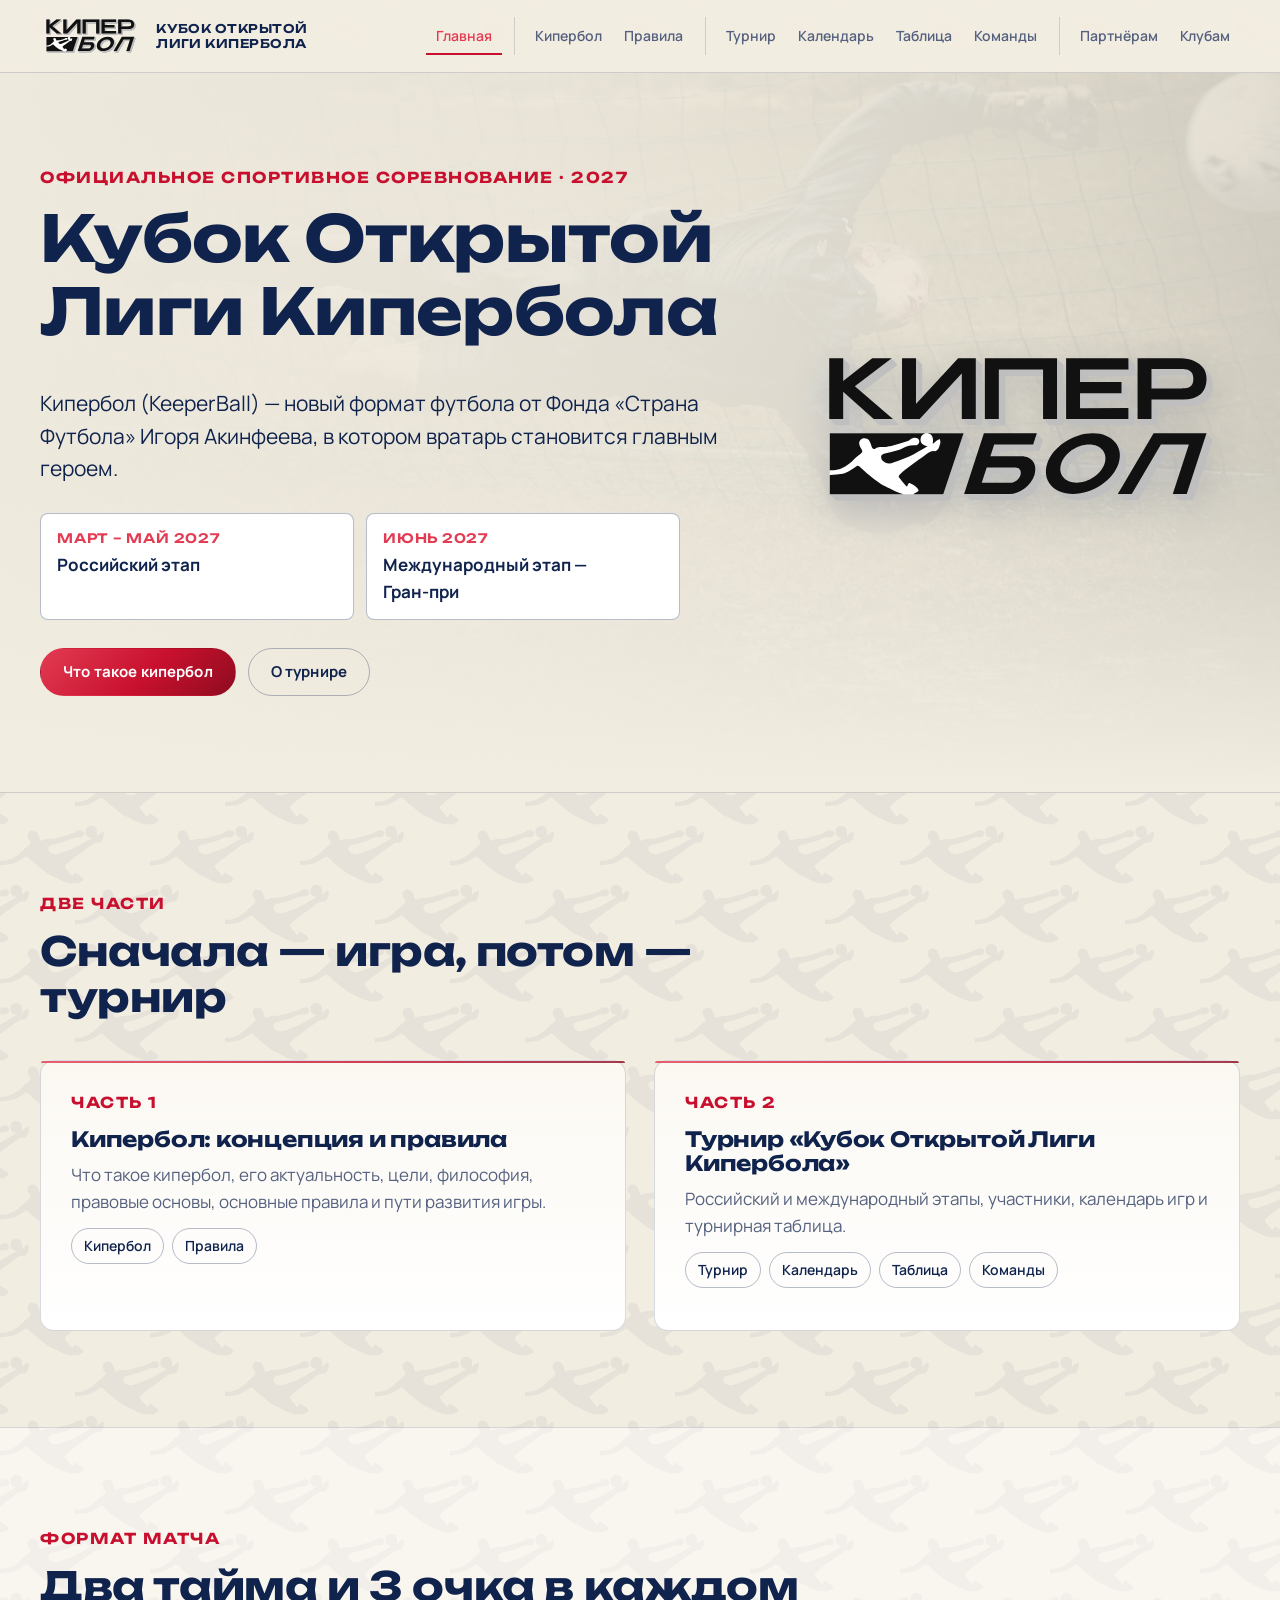
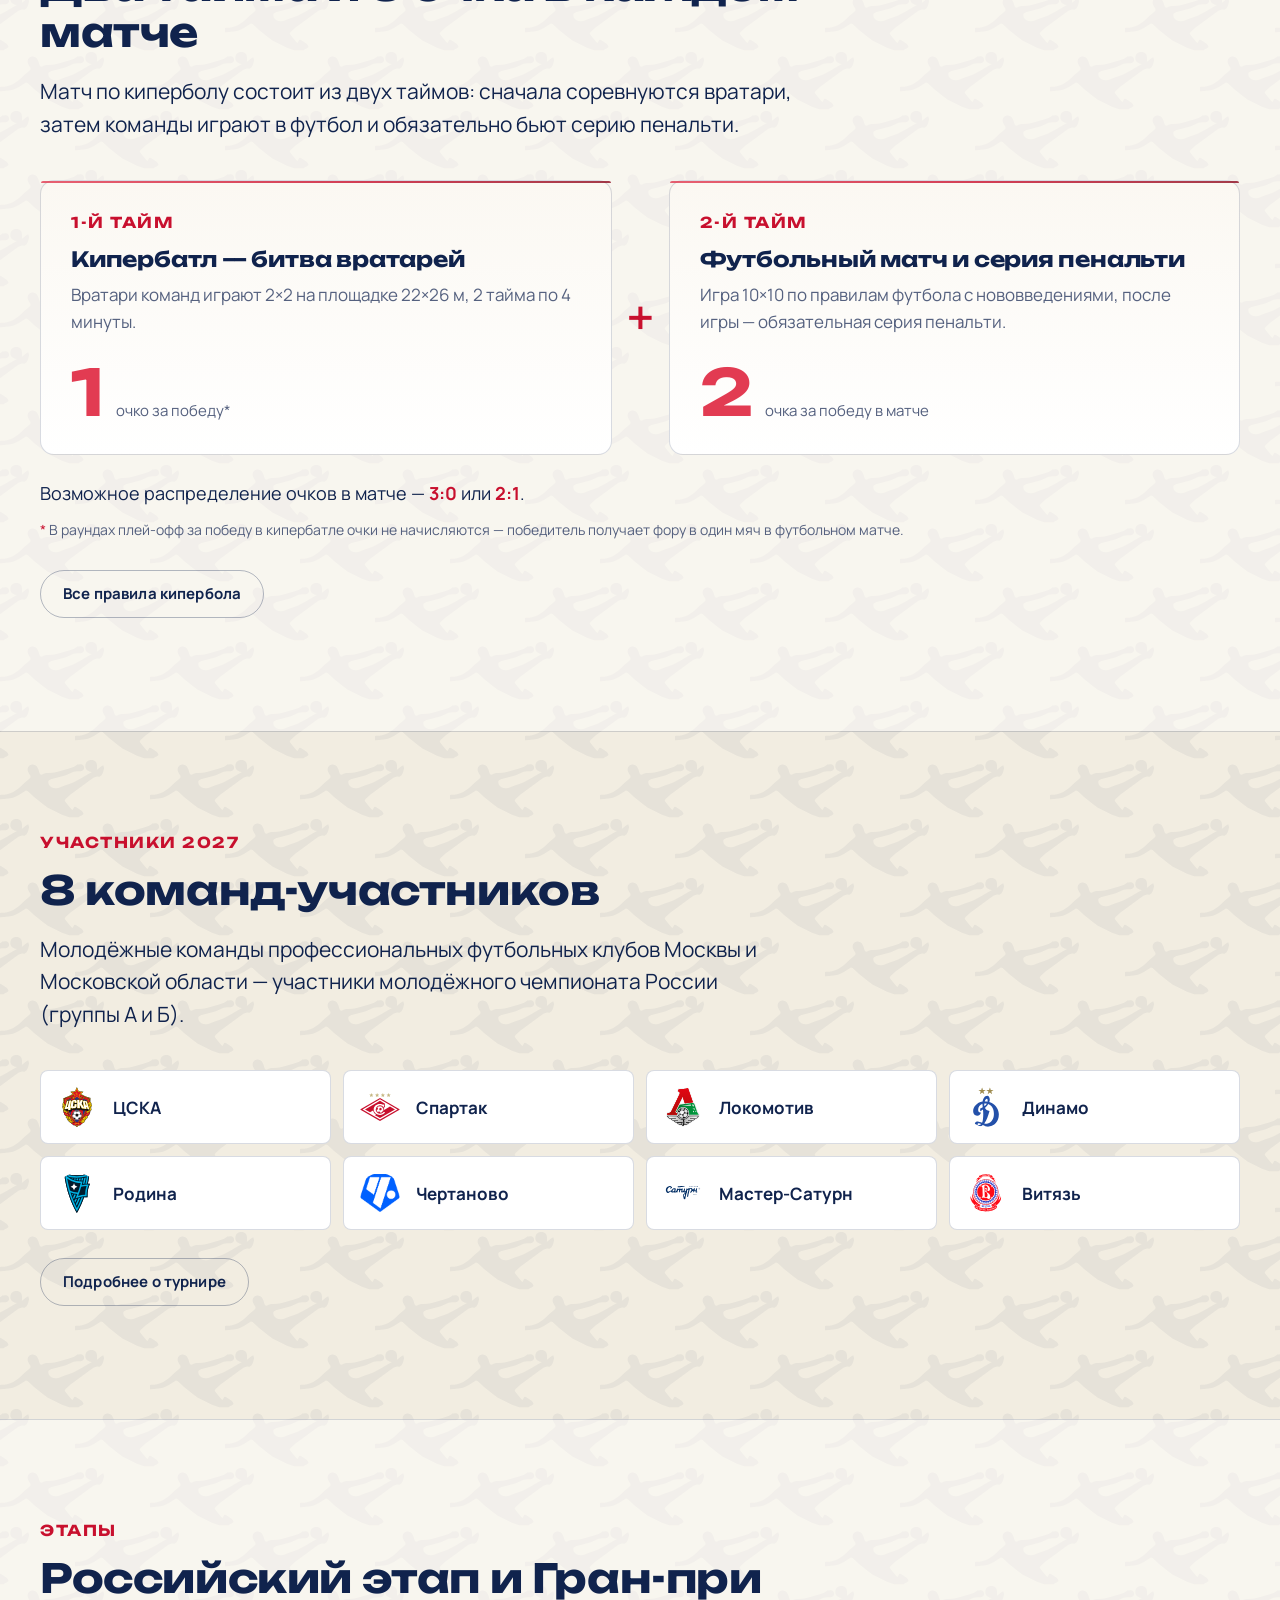
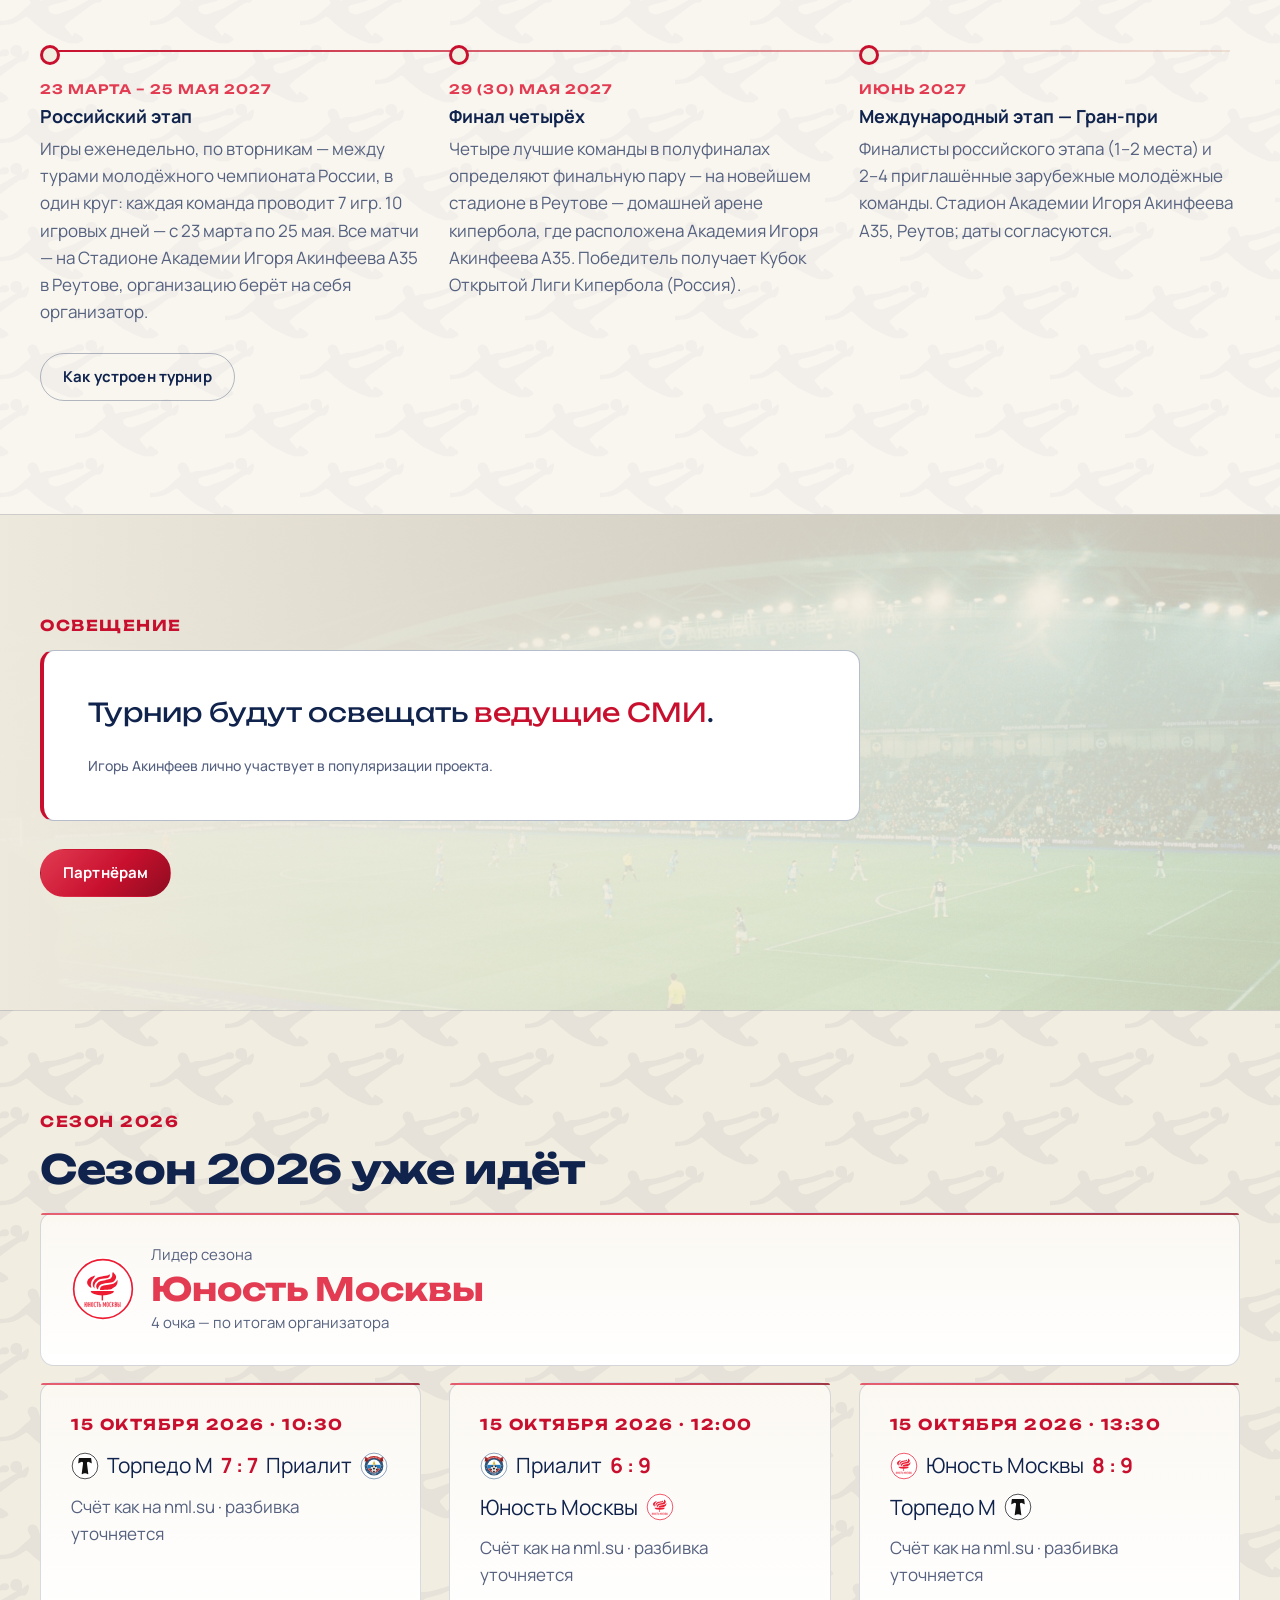
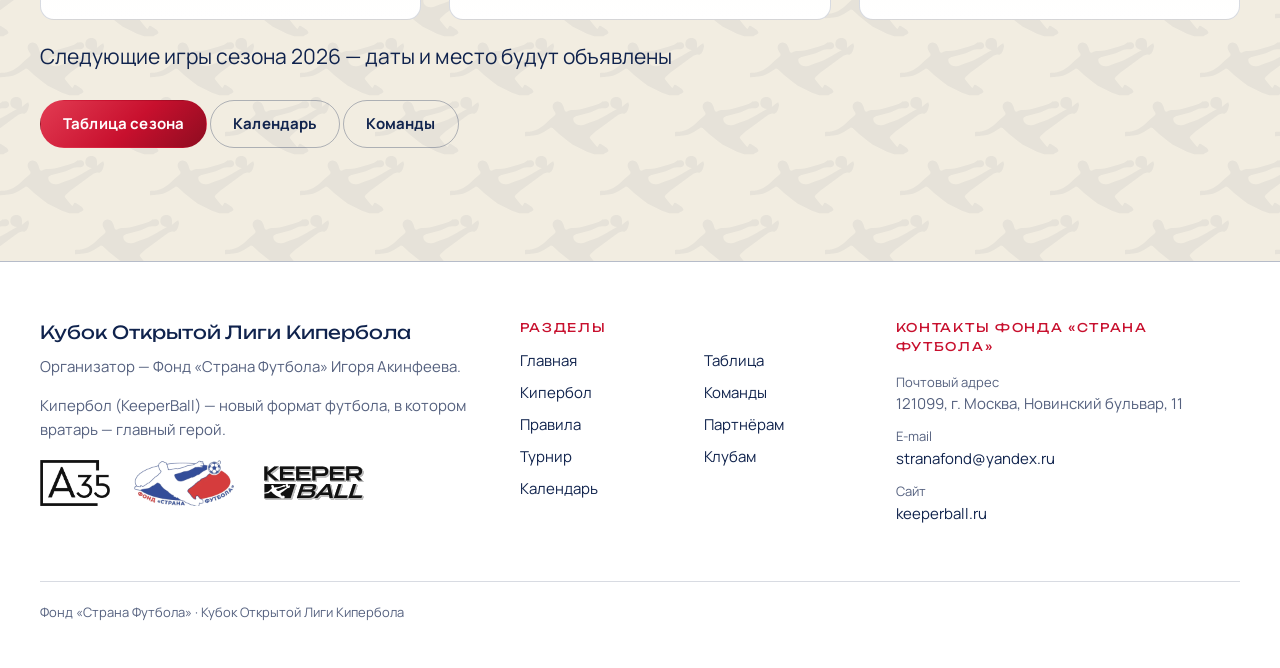
<file: index.html>
<!doctype html>
<html lang="ru">
<head>
  <meta charset="utf-8">
  <meta name="viewport" content="width=device-width, initial-scale=1">
  <title>Кубок Открытой Лиги Кипербола — турнир 2027</title>
  <meta name="description" content="Кубок Открытой Лиги Кипербола: новый формат футбола от Фонда «Страна Футбола» Игоря Акинфеева. Российский этап — март–ноябрь 2027, международный этап (Гран-при) — июнь 2027.">
  <meta name="theme-color" content="#0a0a0c">
  <link rel="icon" type="image/png" href="assets/brand/favicon.png">
  <link rel="preconnect" href="https://fonts.googleapis.com">
  <link rel="preconnect" href="https://fonts.gstatic.com" crossorigin>
  <link rel="stylesheet" href="https://fonts.googleapis.com/css2?family=Manrope:wght@400;500;600;700;800&family=Unbounded:wght@500;600;700&display=swap">
  <link rel="stylesheet" href="assets/css/site.css">
  <link rel="stylesheet" href="assets/css/site-cska.css">
  <script>document.documentElement.classList.add("js");</script>
</head>
<body class="theme-cska">
<a class="skip-link" href="#main">К содержимому</a>
<!-- header:start -->
<header class="site-header">
  <div class="wrap site-header__inner">
    <a class="site-brand" href="index.html">
      <img src="assets/brand/kiperbol-3d-chernyy.svg" alt="Кипербол" width="102" height="46">
      <span class="site-brand__text">Кубок Открытой<br>Лиги Кипербола</span>
    </a>
    <button class="site-nav__toggle" type="button" aria-expanded="false" aria-controls="site-nav">
      <span class="site-nav__toggle-icon" aria-hidden="true"></span>
      <span>Меню</span>
    </button>
    <nav class="site-nav" id="site-nav" aria-label="Основное меню">
      <ul class="site-nav__list">
        <li><a href="index.html" aria-current="page">Главная</a></li>
        <li class="site-nav__label" aria-hidden="true">Кипербол: концепция и правила</li>
        <li class="site-nav__group-start"><a href="kiperbol.html">Кипербол</a></li>
        <li><a href="pravila.html">Правила</a></li>
        <li class="site-nav__label" aria-hidden="true">Турнир</li>
        <li class="site-nav__group-start"><a href="turnir.html">Турнир</a></li>
        <li><a href="kalendar.html">Календарь</a></li>
        <li><a href="tablitsa.html">Таблица</a></li>
        <li><a href="komandy.html">Команды</a></li>
        <li class="site-nav__label" aria-hidden="true">Партнёрам и клубам</li>
        <li class="site-nav__group-start"><a href="partneram.html">Партнёрам</a></li>
        <li><a href="klubam.html">Клубам</a></li>
      </ul>
    </nav>
  </div>
</header>
<!-- header:end -->

<main id="main">

  <section class="page-hero home-hero">
    <div class="page-hero__media">
      <img src="assets/photos/goalkeeper-dive.jpg" alt="Вратарь в прыжке тянется за мячом" width="1920" height="1379">
    </div>
    <div class="wrap home-hero__inner">
      <div class="home-hero__text">
        <p class="eyebrow">Официальное спортивное соревнование · 2027</p>
        <h1>Кубок Открытой Лиги Кипербола</h1>
        <p class="lead">Кипербол (KeeperBall) — новый формат футбола от Фонда «Страна Футбола» Игоря Акинфеева, в котором вратарь становится главным героем.</p>
        <ul class="home-hero__stages">
          <li>
            <span class="home-hero__stage-date">Март – май 2027</span>
            <span class="home-hero__stage-name">Российский этап</span>
          </li>
          <li>
            <span class="home-hero__stage-date">Июнь 2027</span>
            <span class="home-hero__stage-name">Международный этап — <span class="nowrap">Гран-при</span></span>
          </li>
        </ul>
        <div class="page-hero__actions">
          <a class="btn btn--primary" href="kiperbol.html">Что такое кипербол</a>
          <a class="btn btn--ghost" href="turnir.html">О турнире</a>
        </div>
      </div>
      <div class="home-hero__logo">
        <img src="assets/brand/kiperbol-3d-chernyy.svg" alt="Логотип «КиперБол»" width="1093" height="493">
      </div>
    </div>
  </section>

  <section class="section" aria-labelledby="parts-title">
    <div class="wrap">
      <div class="section__head">
        <p class="eyebrow">Две части</p>
        <h2 class="section__title" id="parts-title">Сначала — игра, потом — турнир</h2>
      </div>
      <div class="grid grid--2">
        <article class="card">
          <p class="eyebrow">Часть 1</p>
          <h3 class="card__title">Кипербол: концепция и правила</h3>
          <p class="card__text">Что такое кипербол, его актуальность, цели, философия, правовые основы, основные правила и пути развития игры.</p>
          <ul class="chips home-links">
            <li><a href="kiperbol.html">Кипербол</a></li>
            <li><a href="pravila.html">Правила</a></li>
          </ul>
        </article>
        <article class="card">
          <p class="eyebrow">Часть 2</p>
          <h3 class="card__title">Турнир «Кубок Открытой Лиги Кипербола»</h3>
          <p class="card__text">Российский и международный этапы, участники, календарь игр и турнирная таблица.</p>
          <ul class="chips home-links">
            <li><a href="turnir.html">Турнир</a></li>
            <li><a href="kalendar.html">Календарь</a></li>
            <li><a href="tablitsa.html">Таблица</a></li>
            <li><a href="komandy.html">Команды</a></li>
          </ul>
        </article>
      </div>
    </div>
  </section>

  <section class="section section--surface" aria-labelledby="format-title">
    <div class="wrap">
      <div class="section__head">
        <p class="eyebrow">Формат матча</p>
        <h2 class="section__title" id="format-title">Два тайма и 3 очка в каждом матче</h2>
        <p class="lead">Матч по киперболу состоит из двух таймов: сначала соревнуются вратари, затем команды играют в футбол и обязательно бьют серию пенальти.</p>
      </div>
      <div class="home-format">
        <article class="card home-format__half">
          <p class="eyebrow">1-й тайм</p>
          <h3 class="card__title">Кипербатл — битва вратарей</h3>
          <p class="card__text">Вратари команд играют 2×2 на площадке 22×26 м, 2 тайма по 4 минуты.</p>
          <div class="stat"><span class="stat__value">1</span><span class="stat__label">очко за победу*</span></div>
        </article>
        <span class="home-format__plus" aria-hidden="true">+</span>
        <article class="card home-format__half">
          <p class="eyebrow">2-й тайм</p>
          <h3 class="card__title">Футбольный матч и серия пенальти</h3>
          <p class="card__text">Игра 10×10 по правилам футбола с нововведениями, после игры — обязательная серия пенальти.</p>
          <div class="stat"><span class="stat__value">2</span><span class="stat__label">очка за победу в матче</span></div>
        </article>
      </div>
      <p class="home-format__score">Возможное распределение очков в матче — <strong class="copper">3:0</strong> или <strong class="copper">2:1</strong>.</p>
      <p class="note">В раундах плей-офф за победу в кипербатле очки не начисляются — победитель получает фору в один мяч в футбольном матче.</p>
      <p class="section__more"><a class="btn btn--ghost" href="pravila.html">Все правила кипербола</a></p>
    </div>
  </section>

  <section class="section" aria-labelledby="teams-title">
    <div class="wrap">
      <div class="section__head">
        <p class="eyebrow">Участники 2027</p>
        <h2 class="section__title" id="teams-title">8 команд-участников</h2>
        <p class="lead">Молодёжные команды профессиональных футбольных клубов Москвы и Московской области — участники молодёжного чемпионата России (группы А и Б).</p>
      </div>
      <ul class="home-teams">
        <li><img class="team-emblem" src="assets/teams/2027/cska.svg" alt="Эмблема ЦСКА" width="48" height="48" loading="lazy" decoding="async">ЦСКА</li>
        <li><img class="team-emblem" src="assets/teams/2027/spartak.svg" alt="Эмблема Спартак" width="48" height="48" loading="lazy" decoding="async">Спартак</li>
        <li><img class="team-emblem" src="assets/teams/2027/lokomotiv.svg" alt="Эмблема Локомотив" width="48" height="48" loading="lazy" decoding="async">Локомотив</li>
        <li><img class="team-emblem" src="assets/teams/2027/dinamo.svg" alt="Эмблема Динамо" width="48" height="48" loading="lazy" decoding="async">Динамо</li>
        <li><img class="team-emblem" src="assets/teams/2027/rodina.svg" alt="Эмблема Родина" width="48" height="48" loading="lazy" decoding="async">Родина</li>
        <li><img class="team-emblem" src="assets/teams/2027/chertanovo.png" alt="Эмблема Чертаново" width="48" height="48" loading="lazy" decoding="async">Чертаново</li>
        <li><img class="team-emblem" src="assets/teams/2027/master-saturn.svg" alt="Эмблема Мастер-Сатурн" width="48" height="48" loading="lazy" decoding="async">Мастер-Сатурн</li>
        <li><img class="team-emblem" src="assets/teams/2027/vityaz.svg" alt="Эмблема Витязь" width="48" height="48" loading="lazy" decoding="async">Витязь</li>
      </ul>
      <p class="section__more"><a class="btn btn--ghost" href="turnir.html">Подробнее о турнире</a></p>
    </div>
  </section>

  <section class="section section--surface" aria-labelledby="stages-title">
    <div class="wrap">
      <div class="section__head">
        <p class="eyebrow">Этапы</p>
        <h2 class="section__title" id="stages-title">Российский этап и Гран-при</h2>
      </div>
      <ol class="timeline timeline--row" style="--steps: 3">
        <li class="timeline__item">
          <span class="timeline__date">23 марта – 25 мая 2027</span>
          <span class="timeline__title">Российский этап</span>
          <p class="timeline__text">Игры еженедельно, по вторникам — между турами молодёжного чемпионата России, в один круг: каждая команда проводит 7 игр. 10 игровых дней — с 23 марта по 25 мая. Все матчи — на Стадионе Академии Игоря Акинфеева А35 в Реутове, организацию берёт на себя организатор.</p>
        </li>
        <li class="timeline__item">
          <span class="timeline__date">29 (30) мая 2027</span>
          <span class="timeline__title">Финал четырёх</span>
          <p class="timeline__text">Четыре лучшие команды в полуфиналах определяют финальную пару — на новейшем стадионе в Реутове — домашней арене кипербола, где расположена Академия Игоря Акинфеева А35. Победитель получает Кубок Открытой Лиги Кипербола (Россия).</p>
        </li>
        <li class="timeline__item">
          <span class="timeline__date">Июнь 2027</span>
          <span class="timeline__title">Международный этап — Гран-при</span>
          <p class="timeline__text">Финалисты российского этапа (1–2 места) и <span class="nowrap">2–4</span> приглашённые зарубежные молодёжные команды. Стадион Академии Игоря Акинфеева А35, Реутов; даты согласуются.</p>
        </li>
      </ol>
      <p class="section__more"><a class="btn btn--ghost" href="turnir.html">Как устроен турнир</a></p>
    </div>
  </section>

  <section class="section home-media" aria-labelledby="media-title">
    <div class="home-media__bg" aria-hidden="true">
      <img src="assets/photos/stadium-night.jpg" alt="" width="1920" height="1286">
    </div>
    <div class="wrap">
      <p class="eyebrow">Освещение</p>
      <h2 class="visually-hidden" id="media-title">Освещение турнира</h2>
      <blockquote class="callout">
        <p>Турнир будут освещать <span class="copper">ведущие СМИ</span>.</p>
        <small>Игорь Акинфеев лично участвует в популяризации проекта.</small>
      </blockquote>
      <p class="section__more"><a class="btn btn--primary" href="partneram.html">Партнёрам</a></p>
    </div>
  </section>

  <section class="section" id="season-now" data-season="2026" aria-labelledby="season-now-title">
    <div class="wrap">
      <p class="eyebrow">Сезон 2026</p>
      <h2 class="section__title" id="season-now-title">Сезон 2026 уже идёт</h2>
      <div id="season-now-summary">
        <p class="lead">Результаты сезона 2026 — в таблице.</p>
        <p class="section__more"><a class="btn btn--ghost" href="tablitsa.html">Таблица</a></p>
      </div>
    </div>
  </section>

</main>

<!-- footer:start -->
<footer class="site-footer">
  <div class="wrap">
    <div class="site-footer__grid">
      <div>
        <p class="site-footer__title">Кубок Открытой Лиги Кипербола</p>
        <p>Организатор — Фонд «Страна Футбола» Игоря Акинфеева.</p>
        <p>Кипербол (KeeperBall) — новый формат футбола, в котором вратарь — главный герой.</p>
        <div class="site-footer__logos">
          <img src="assets/brand/a35-logo.png" alt="А35 — Академия Игоря Акинфеева" width="900" height="594" decoding="async">
          <img src="assets/brand/fond-strana-futbola.png" alt="Фонд «Страна Футбола»" width="1200" height="552" decoding="async">
          <img src="assets/brand/keeperball-3d-chernyy.svg" alt="KEEPERBALL" width="1207" height="493" decoding="async">
        </div>
      </div>
      <nav aria-label="Меню в подвале">
        <p class="site-footer__heading">Разделы</p>
        <ul class="site-footer__menu">
          <li><a href="index.html">Главная</a></li>
          <li><a href="kiperbol.html">Кипербол</a></li>
          <li><a href="pravila.html">Правила</a></li>
          <li><a href="turnir.html">Турнир</a></li>
          <li><a href="kalendar.html">Календарь</a></li>
          <li><a href="tablitsa.html">Таблица</a></li>
          <li><a href="komandy.html">Команды</a></li>
          <li><a href="partneram.html">Партнёрам</a></li>
          <li><a href="klubam.html">Клубам</a></li>
        </ul>
      </nav>
      <div>
        <p class="site-footer__heading">Контакты Фонда «Страна Футбола»</p>
        <dl class="site-footer__contacts">
          <dt>Почтовый адрес</dt>
          <dd>121099, г. Москва, Новинский бульвар, 11</dd>
          <dt>E-mail</dt>
          <dd><a data-contact="email" href="mailto:stranafond@yandex.ru">stranafond@yandex.ru</a></dd>
          <dt>Сайт</dt>
          <dd><a href="https://keeperball.ru">keeperball.ru</a></dd>
        </dl>
      </div>
    </div>
    <p class="site-footer__bottom">Фонд «Страна Футбола» · Кубок Открытой Лиги Кипербола</p>
  </div>
</footer>
<!-- footer:end -->

<script src="data/site-data.js"></script>
<script src="assets/js/site.js"></script>
<script src="assets/js/tournament.js"></script>
<script>
(function () {
  var d = window.SITE_DATA, box = document.getElementById("season-now-summary");
  if (window.KB && KB.renderSeasonSummary && d && d.seasons && d.seasons["2026"] && box) KB.renderSeasonSummary(box, d.seasons["2026"]);
})();
</script>
</body>
</html>
</file>
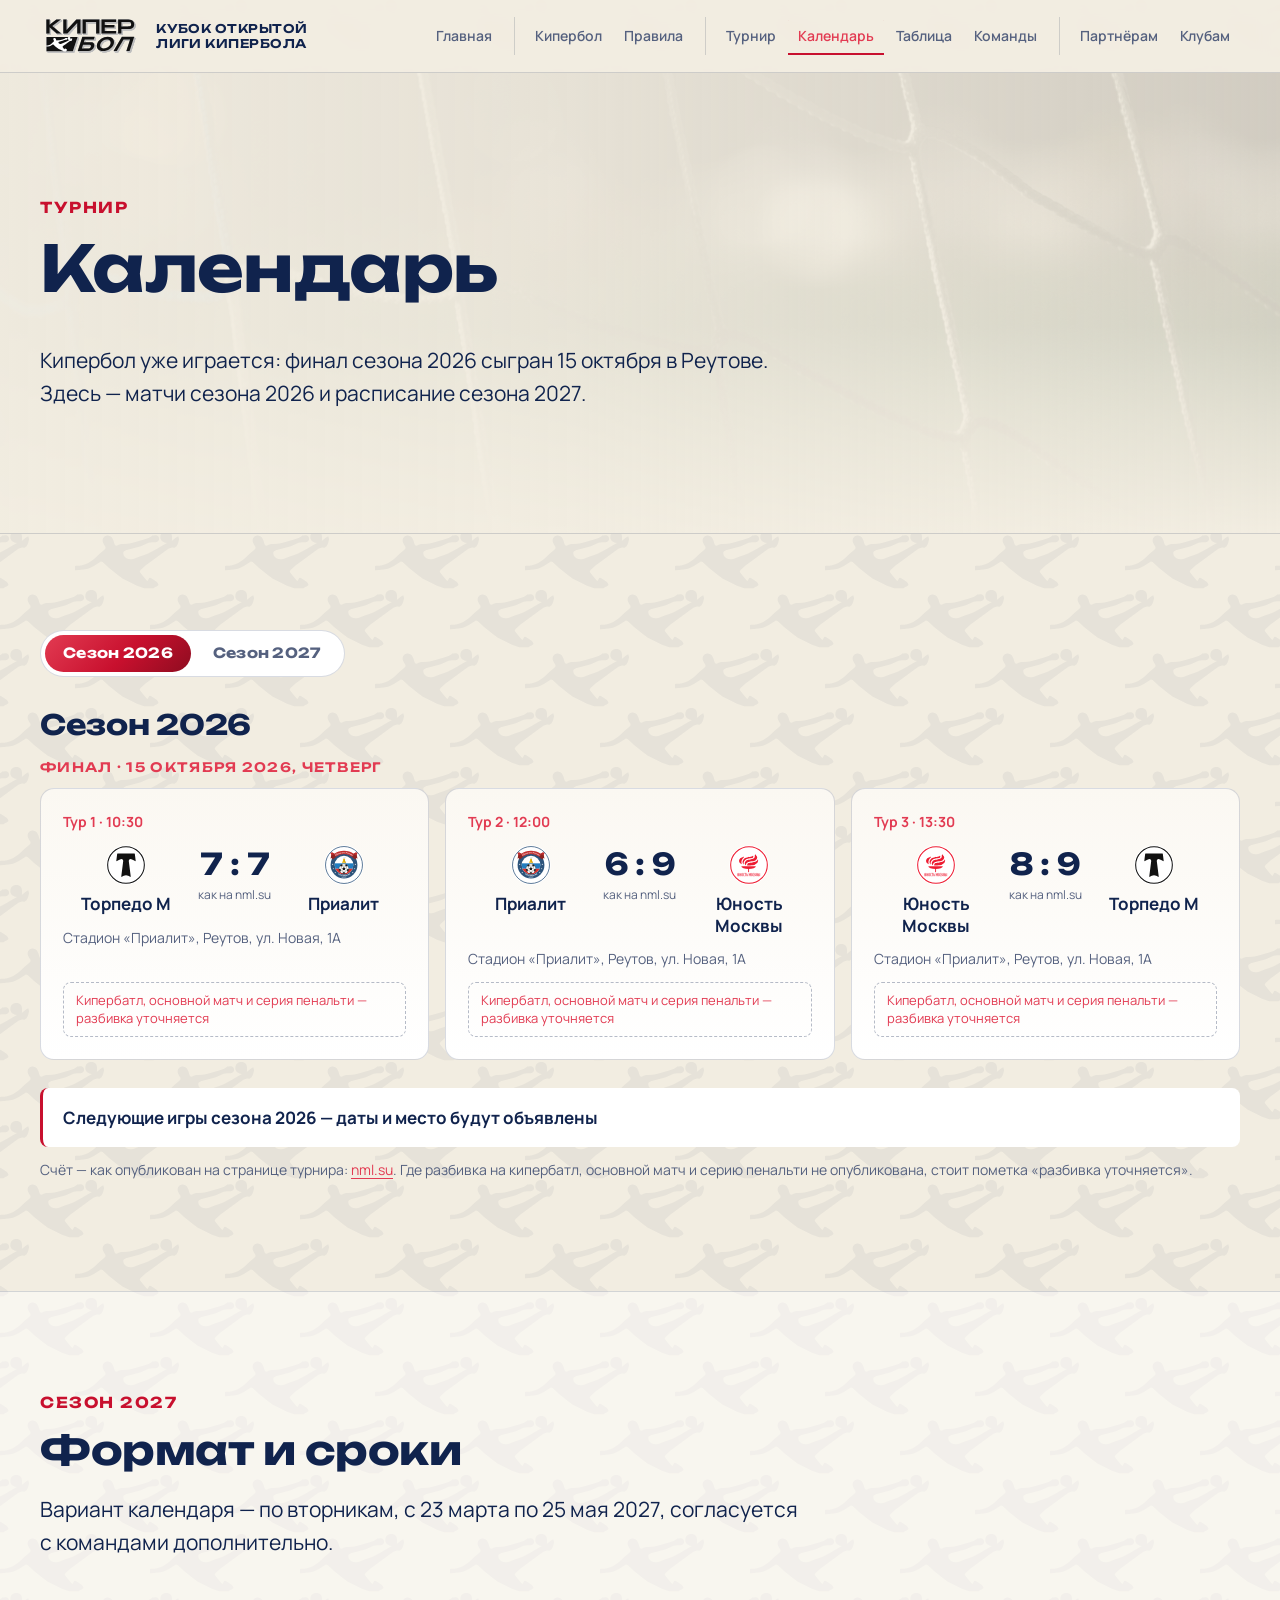
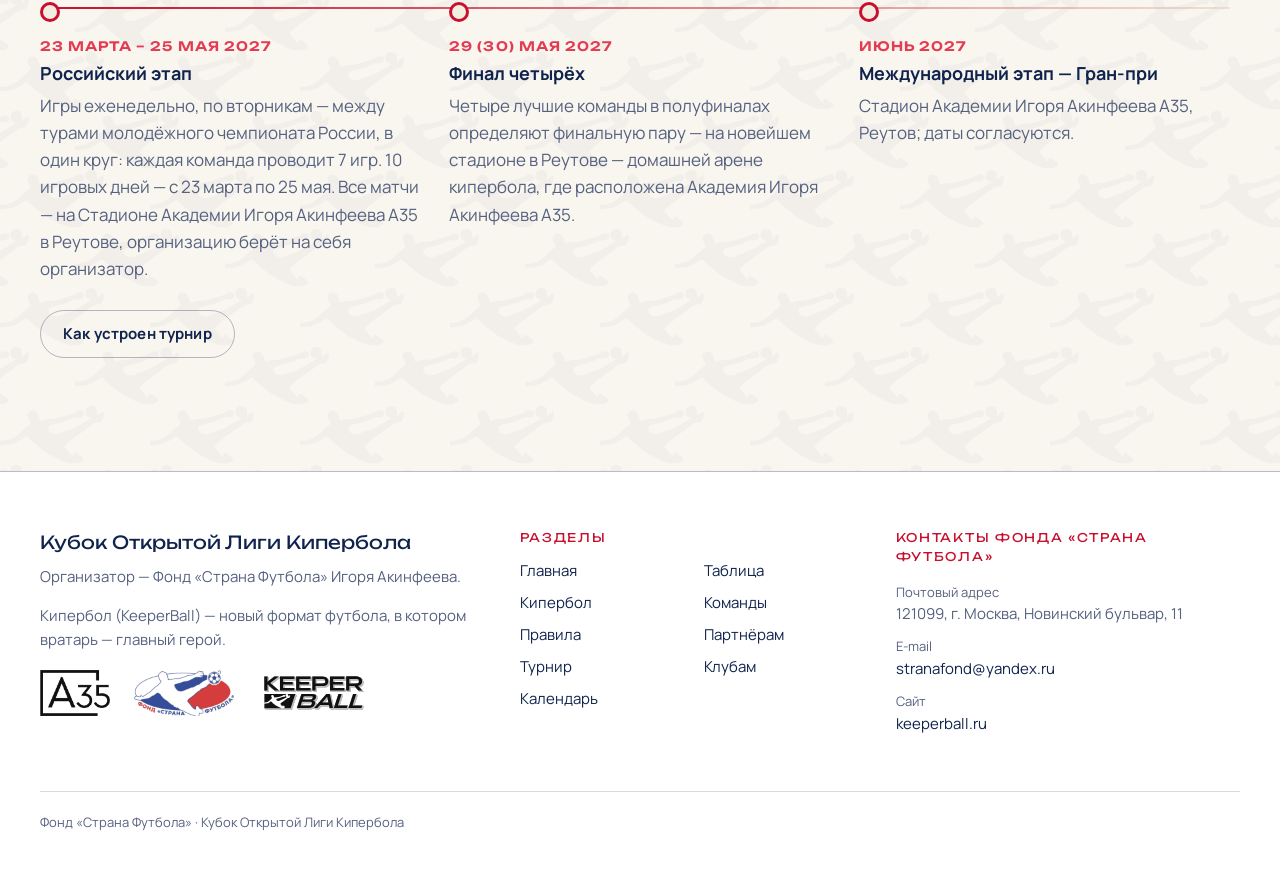
<file: kalendar.html>
<!doctype html>
<html lang="ru">
<head>
  <meta charset="utf-8">
  <meta name="viewport" content="width=device-width, initial-scale=1">
  <title>Календарь | Кубок Открытой Лиги Кипербола</title>
  <meta name="description" content="Календарь матчей: сезон 2026 — финал 15 октября 2026 в Реутове; сезон 2027 — российский этап 23 марта – 25 мая, финал 29 (30) мая 2027.">
  <meta name="theme-color" content="#0a0a0c">
  <link rel="icon" type="image/png" href="assets/brand/favicon.png">
  <link rel="preconnect" href="https://fonts.googleapis.com">
  <link rel="preconnect" href="https://fonts.gstatic.com" crossorigin>
  <link rel="stylesheet" href="https://fonts.googleapis.com/css2?family=Manrope:wght@400;500;600;700;800&family=Unbounded:wght@500;600;700&display=swap">
  <link rel="stylesheet" href="assets/css/site.css">
  <link rel="stylesheet" href="assets/css/pages/kalendar.css">
  <link rel="stylesheet" href="assets/css/site-cska.css">
  <script>document.documentElement.classList.add("js");</script>
</head>
<body class="theme-cska">
<a class="skip-link" href="#main">К содержимому</a>
<!-- header:start -->
<header class="site-header">
  <div class="wrap site-header__inner">
    <a class="site-brand" href="index.html">
      <img src="assets/brand/kiperbol-3d-chernyy.svg" alt="Кипербол" width="102" height="46">
      <span class="site-brand__text">Кубок Открытой<br>Лиги Кипербола</span>
    </a>
    <button class="site-nav__toggle" type="button" aria-expanded="false" aria-controls="site-nav">
      <span class="site-nav__toggle-icon" aria-hidden="true"></span>
      <span>Меню</span>
    </button>
    <nav class="site-nav" id="site-nav" aria-label="Основное меню">
      <ul class="site-nav__list">
        <li><a href="index.html">Главная</a></li>
        <li class="site-nav__label" aria-hidden="true">Кипербол: концепция и правила</li>
        <li class="site-nav__group-start"><a href="kiperbol.html">Кипербол</a></li>
        <li><a href="pravila.html">Правила</a></li>
        <li class="site-nav__label" aria-hidden="true">Турнир</li>
        <li class="site-nav__group-start"><a href="turnir.html">Турнир</a></li>
        <li><a href="kalendar.html" aria-current="page">Календарь</a></li>
        <li><a href="tablitsa.html">Таблица</a></li>
        <li><a href="komandy.html">Команды</a></li>
        <li class="site-nav__label" aria-hidden="true">Партнёрам и клубам</li>
        <li class="site-nav__group-start"><a href="partneram.html">Партнёрам</a></li>
        <li><a href="klubam.html">Клубам</a></li>
      </ul>
    </nav>
  </div>
</header>
<!-- header:end -->

<main id="main">

  <section class="page-hero">
    <div class="page-hero__media">
      <img src="assets/photos/goal-net.jpg" alt="Футбольные ворота и сетка" width="1920" height="1280">
    </div>
    <div class="wrap">
      <p class="eyebrow">Турнир</p>
      <h1>Календарь</h1>
      <p class="lead">Кипербол уже играется: финал сезона 2026 сыгран 15 октября в Реутове. Здесь — матчи сезона 2026 и расписание сезона 2027.</p>
    </div>
  </section>

  <section class="section" aria-labelledby="calendar-title">
    <div class="wrap">
      <h2 class="visually-hidden" id="calendar-title">Матчи по сезонам</h2>
      <div class="season-switch-slot" id="season-switch"></div>
      <div class="calendar" id="calendar" aria-live="polite">
        <noscript><p class="empty-state"><strong>Нужен JavaScript</strong>Для отображения календаря включите JavaScript в браузере.</p></noscript>
      </div>
    </div>
  </section>

  <section class="section section--surface" aria-labelledby="format-title">
    <div class="wrap">
      <div class="section__head">
        <p class="eyebrow">Сезон 2027</p>
        <h2 class="section__title" id="format-title">Формат и сроки</h2>
        <p class="lead">Вариант календаря — по вторникам, с 23 марта по 25 мая 2027, согласуется с командами дополнительно.</p>
      </div>
      <ol class="timeline timeline--row" style="--steps: 3">
        <li class="timeline__item">
          <span class="timeline__date">23 марта – 25 мая 2027</span>
          <span class="timeline__title">Российский этап</span>
          <p class="timeline__text">Игры еженедельно, по вторникам — между турами молодёжного чемпионата России, в один круг: каждая команда проводит 7 игр. 10 игровых дней — с 23 марта по 25 мая. Все матчи — на Стадионе Академии Игоря Акинфеева А35 в Реутове, организацию берёт на себя организатор.</p>
        </li>
        <li class="timeline__item">
          <span class="timeline__date">29 (30) мая 2027</span>
          <span class="timeline__title">Финал четырёх</span>
          <p class="timeline__text">Четыре лучшие команды в полуфиналах определяют финальную пару — на новейшем стадионе в Реутове — домашней арене кипербола, где расположена Академия Игоря Акинфеева А35.</p>
        </li>
        <li class="timeline__item">
          <span class="timeline__date">Июнь 2027</span>
          <span class="timeline__title">Международный этап — Гран-при</span>
          <p class="timeline__text">Стадион Академии Игоря Акинфеева А35, Реутов; даты согласуются.</p>
        </li>
      </ol>
      <p class="section__more"><a class="btn btn--ghost" href="turnir.html">Как устроен турнир</a></p>
    </div>
  </section>

</main>

<!-- footer:start -->
<footer class="site-footer">
  <div class="wrap">
    <div class="site-footer__grid">
      <div>
        <p class="site-footer__title">Кубок Открытой Лиги Кипербола</p>
        <p>Организатор — Фонд «Страна Футбола» Игоря Акинфеева.</p>
        <p>Кипербол (KeeperBall) — новый формат футбола, в котором вратарь — главный герой.</p>
        <div class="site-footer__logos">
          <img src="assets/brand/a35-logo.png" alt="А35 — Академия Игоря Акинфеева" width="900" height="594" decoding="async">
          <img src="assets/brand/fond-strana-futbola.png" alt="Фонд «Страна Футбола»" width="1200" height="552" decoding="async">
          <img src="assets/brand/keeperball-3d-chernyy.svg" alt="KEEPERBALL" width="1207" height="493" decoding="async">
        </div>
      </div>
      <nav aria-label="Меню в подвале">
        <p class="site-footer__heading">Разделы</p>
        <ul class="site-footer__menu">
          <li><a href="index.html">Главная</a></li>
          <li><a href="kiperbol.html">Кипербол</a></li>
          <li><a href="pravila.html">Правила</a></li>
          <li><a href="turnir.html">Турнир</a></li>
          <li><a href="kalendar.html">Календарь</a></li>
          <li><a href="tablitsa.html">Таблица</a></li>
          <li><a href="komandy.html">Команды</a></li>
          <li><a href="partneram.html">Партнёрам</a></li>
          <li><a href="klubam.html">Клубам</a></li>
        </ul>
      </nav>
      <div>
        <p class="site-footer__heading">Контакты Фонда «Страна Футбола»</p>
        <dl class="site-footer__contacts">
          <dt>Почтовый адрес</dt>
          <dd>121099, г. Москва, Новинский бульвар, 11</dd>
          <dt>E-mail</dt>
          <dd><a data-contact="email" href="mailto:stranafond@yandex.ru">stranafond@yandex.ru</a></dd>
          <dt>Сайт</dt>
          <dd><a href="https://keeperball.ru">keeperball.ru</a></dd>
        </dl>
      </div>
    </div>
    <p class="site-footer__bottom">Фонд «Страна Футбола» · Кубок Открытой Лиги Кипербола</p>
  </div>
</footer>
<!-- footer:end -->

<script src="data/site-data.js"></script>
<script src="assets/js/site.js"></script>
<script src="assets/js/tournament.js"></script>
<script>
(function () {
  if (!window.KB || !KB.initSeasonView) return;
  KB.initSeasonView(document.getElementById("season-switch"), document.getElementById("calendar"), function (box, season) {
    var body = KB.el("div");
    box.appendChild(KB.el("h3", { class: "calendar__season" }, season.title));
    box.appendChild(body);
    KB.renderCalendar(body, season);
  });
})();
</script>
</body>
</html>
</file>
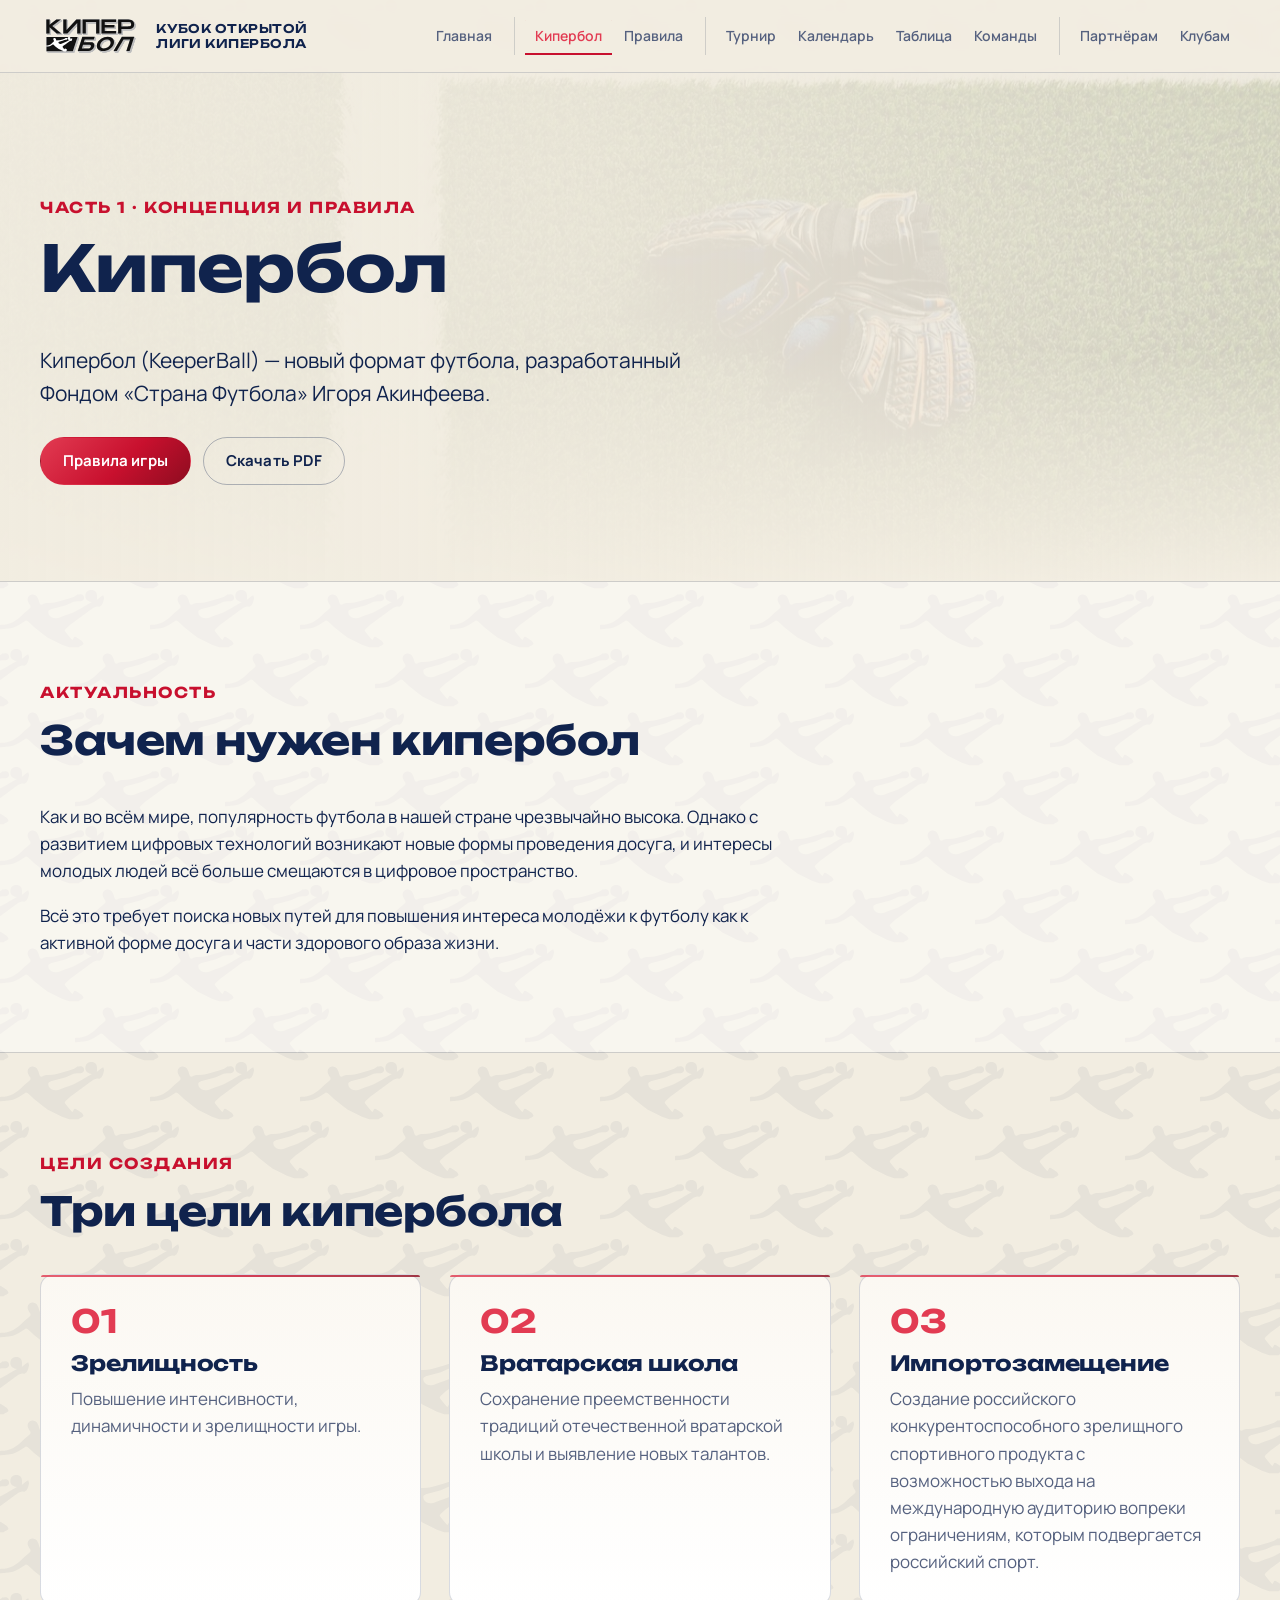
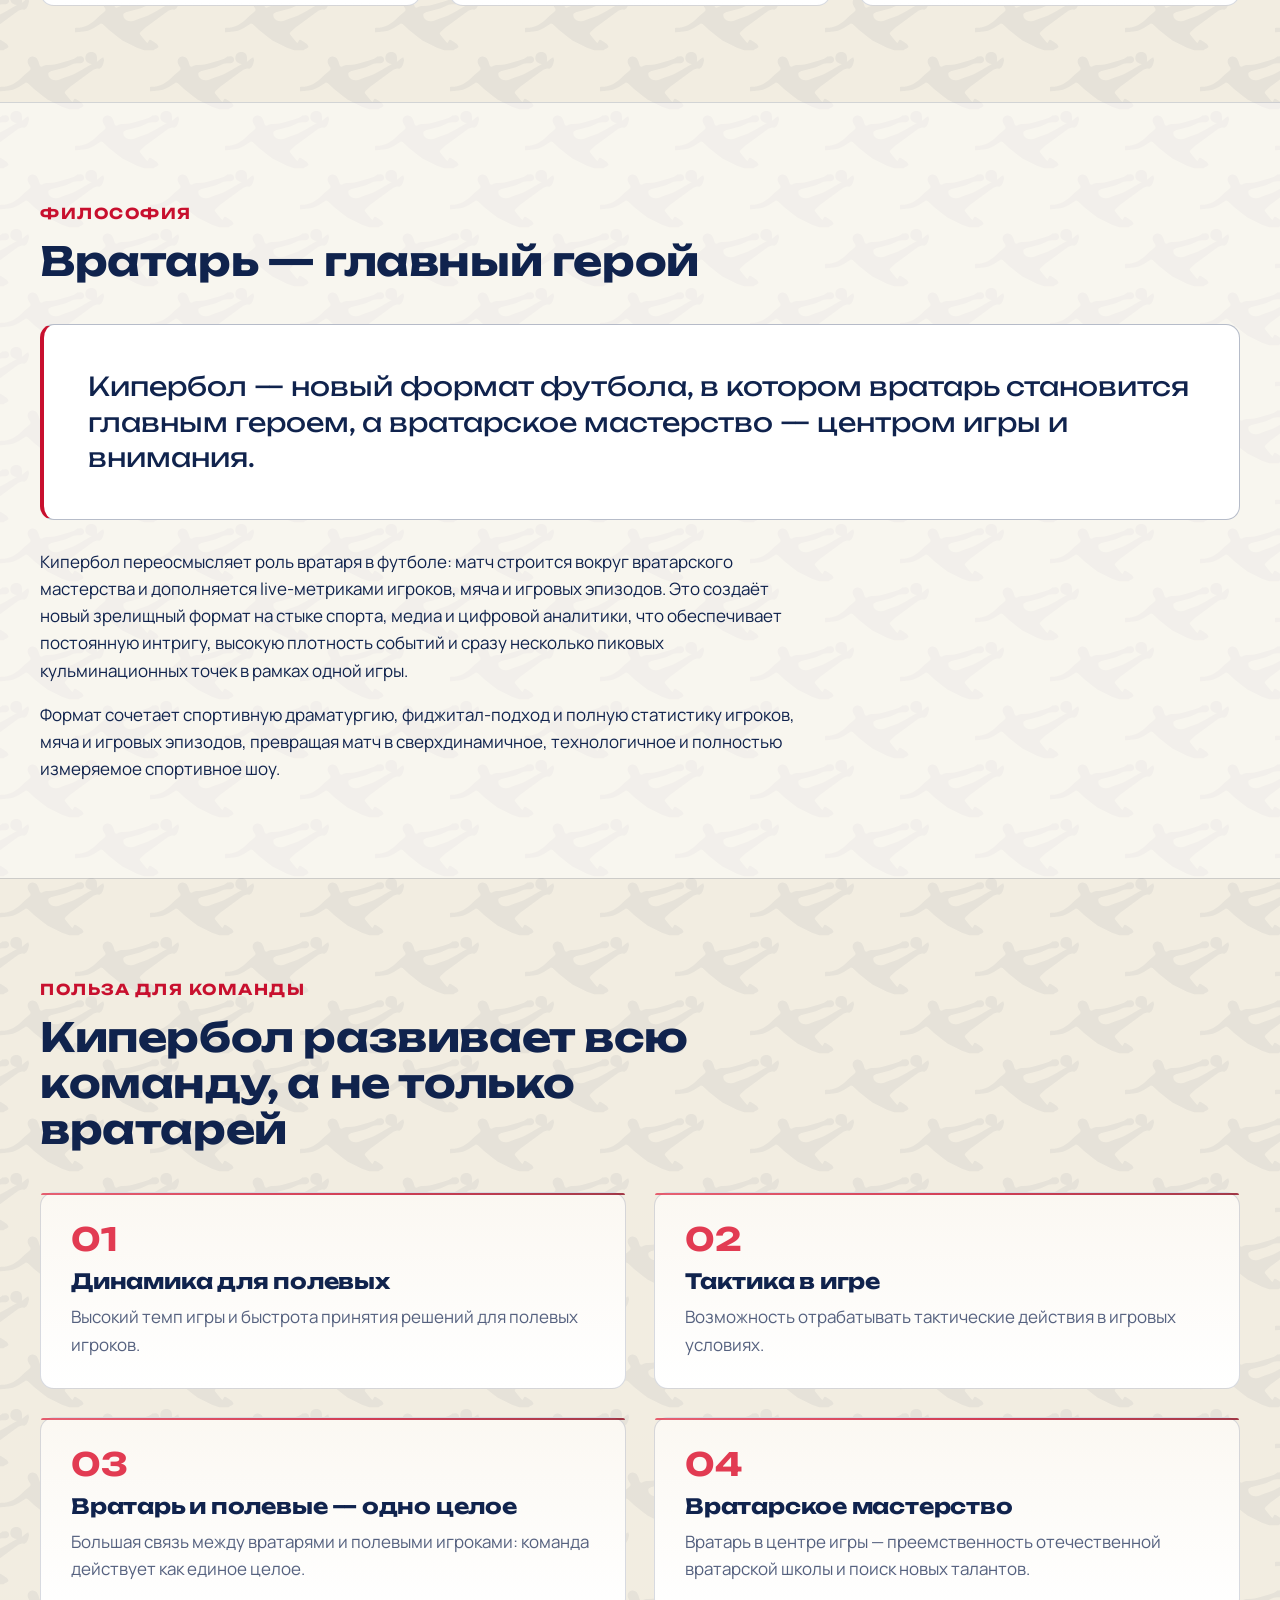
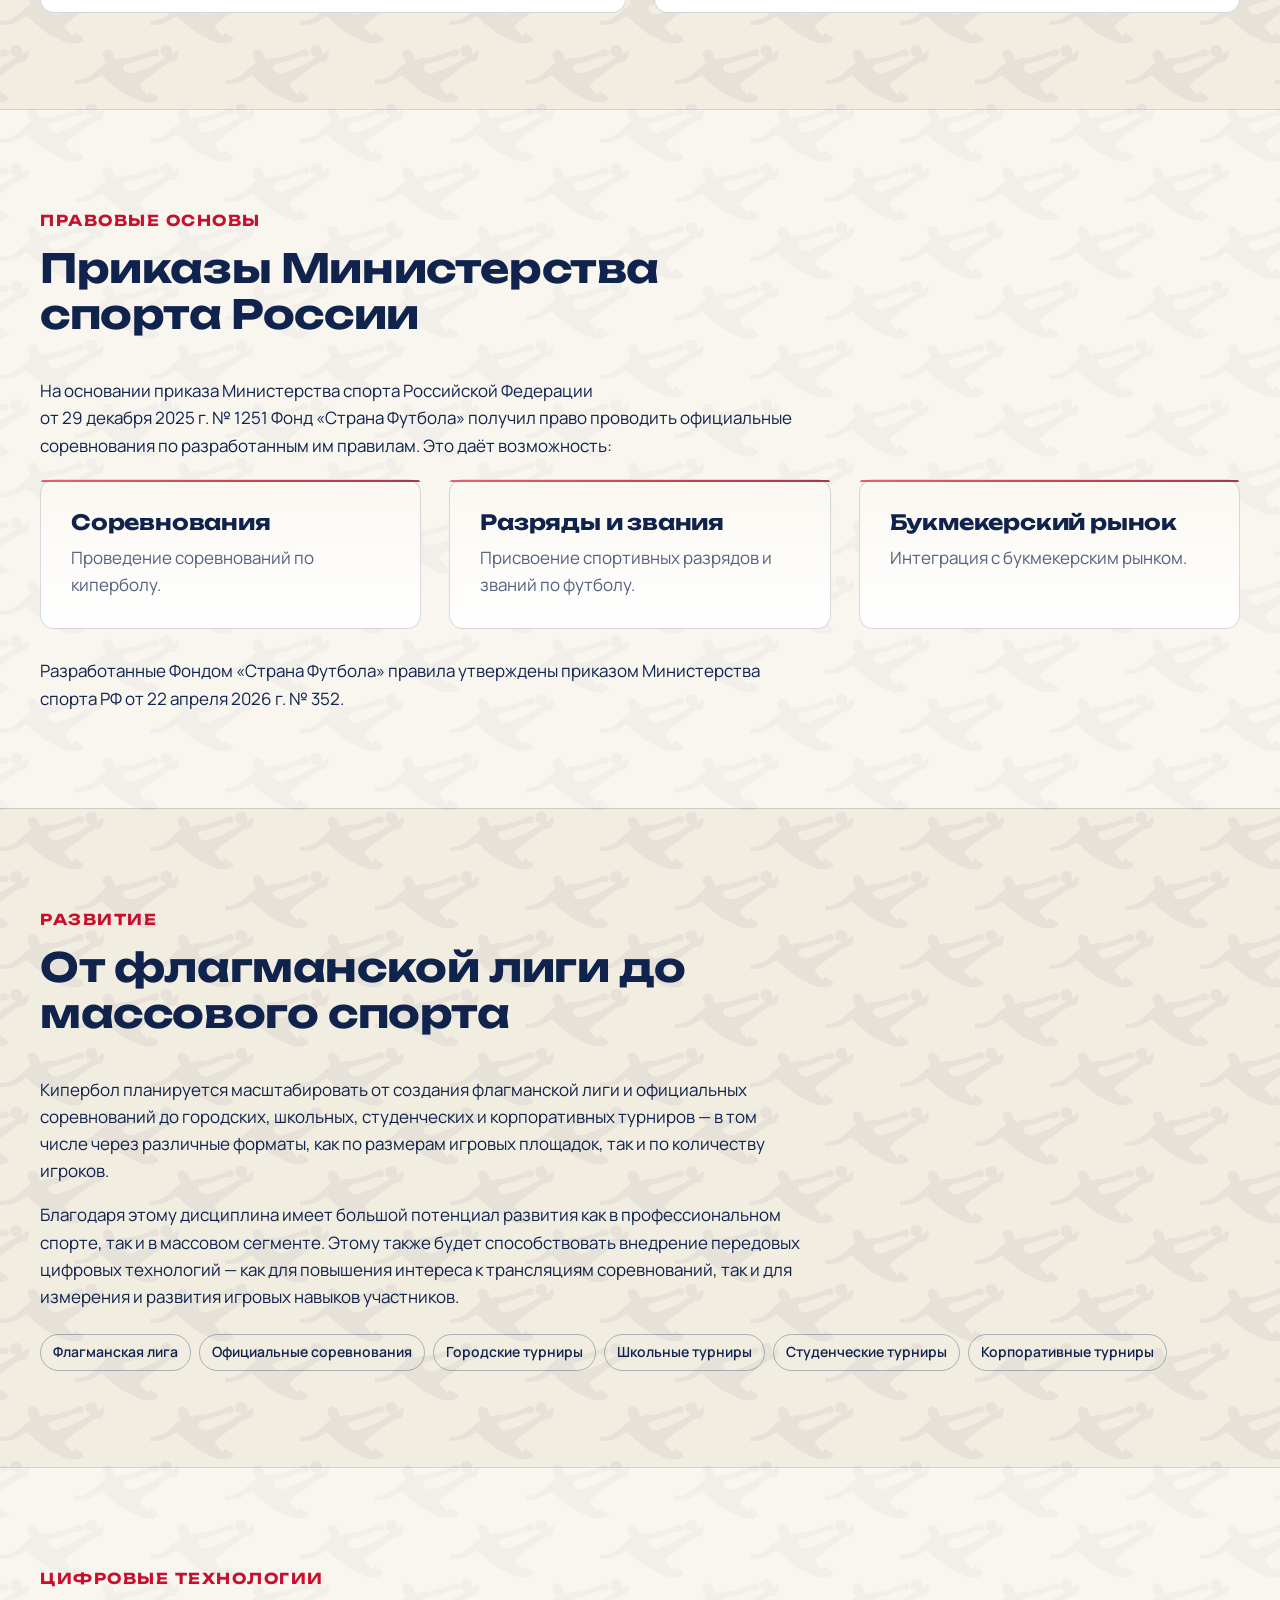
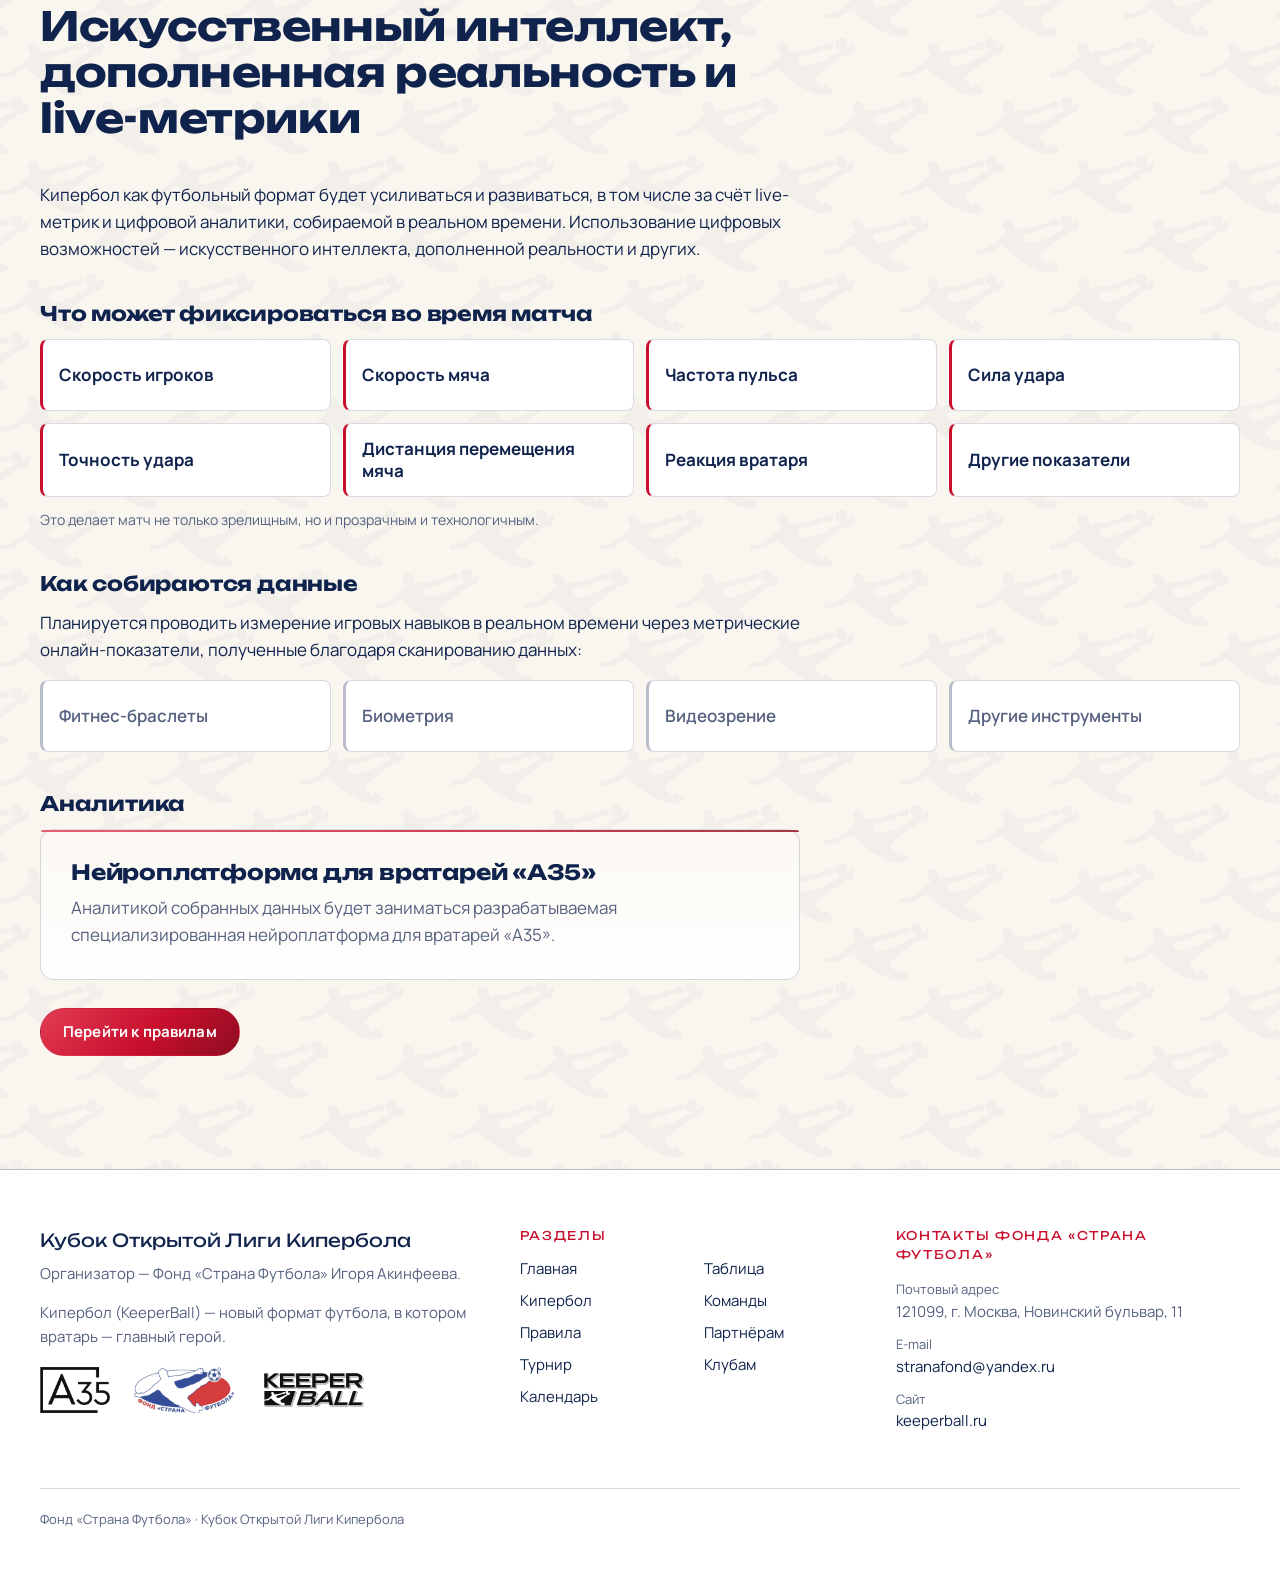
<file: kiperbol.html>
<!doctype html>
<html lang="ru">
<head>
  <meta charset="utf-8">
  <meta name="viewport" content="width=device-width, initial-scale=1">
  <title>Кипербол — концепция | Кубок Открытой Лиги Кипербола</title>
  <meta name="description" content="Кипербол (KeeperBall) — новый формат футбола от Фонда «Страна Футбола» Игоря Акинфеева: актуальность, цели, философия, правовые основы, развитие и цифровые технологии.">
  <meta name="theme-color" content="#0a0a0c">
  <link rel="icon" type="image/png" href="assets/brand/favicon.png">
  <link rel="preconnect" href="https://fonts.googleapis.com">
  <link rel="preconnect" href="https://fonts.gstatic.com" crossorigin>
  <link rel="stylesheet" href="https://fonts.googleapis.com/css2?family=Manrope:wght@400;500;600;700;800&family=Unbounded:wght@500;600;700&display=swap">
  <link rel="stylesheet" href="assets/css/site.css">
  <link rel="stylesheet" href="assets/css/pages/content.css">
  <link rel="stylesheet" href="assets/css/site-cska.css">
  <script>document.documentElement.classList.add("js");</script>
</head>
<body class="theme-cska">
<a class="skip-link" href="#main">К содержимому</a>
<!-- header:start -->
<header class="site-header">
  <div class="wrap site-header__inner">
    <a class="site-brand" href="index.html">
      <img src="assets/brand/kiperbol-3d-chernyy.svg" alt="Кипербол" width="102" height="46">
      <span class="site-brand__text">Кубок Открытой<br>Лиги Кипербола</span>
    </a>
    <button class="site-nav__toggle" type="button" aria-expanded="false" aria-controls="site-nav">
      <span class="site-nav__toggle-icon" aria-hidden="true"></span>
      <span>Меню</span>
    </button>
    <nav class="site-nav" id="site-nav" aria-label="Основное меню">
      <ul class="site-nav__list">
        <li><a href="index.html">Главная</a></li>
        <li class="site-nav__label" aria-hidden="true">Кипербол: концепция и правила</li>
        <li class="site-nav__group-start"><a href="kiperbol.html" aria-current="page">Кипербол</a></li>
        <li><a href="pravila.html">Правила</a></li>
        <li class="site-nav__label" aria-hidden="true">Турнир</li>
        <li class="site-nav__group-start"><a href="turnir.html">Турнир</a></li>
        <li><a href="kalendar.html">Календарь</a></li>
        <li><a href="tablitsa.html">Таблица</a></li>
        <li><a href="komandy.html">Команды</a></li>
        <li class="site-nav__label" aria-hidden="true">Партнёрам и клубам</li>
        <li class="site-nav__group-start"><a href="partneram.html">Партнёрам</a></li>
        <li><a href="klubam.html">Клубам</a></li>
      </ul>
    </nav>
  </div>
</header>
<!-- header:end -->

<main id="main">
  <section class="page-hero">
    <div class="page-hero__media">
      <img src="assets/photos/goalkeeper-gloves.jpg" alt="Вратарская перчатка на футбольном поле" width="1400" height="933">
    </div>
    <div class="wrap">
      <p class="eyebrow">Часть 1 · Концепция и правила</p>
      <h1>Кипербол</h1>
      <p class="lead">Кипербол (KeeperBall) — новый формат футбола, разработанный Фондом «Страна Футбола» Игоря Акинфеева.</p>
      <div class="page-hero__actions">
        <a class="btn btn--primary" href="pravila.html">Правила игры</a>
        <a class="btn btn--ghost no-print" href="assets/kiperbol-i-turnir.pdf" download>Скачать PDF</a>
      </div>
    </div>
  </section>
  <section class="section section--surface" aria-labelledby="relevance-title">
    <div class="wrap">
      <div class="section__head">
        <p class="eyebrow">Актуальность</p>
        <h2 class="section__title" id="relevance-title">Зачем нужен кипербол</h2>
      </div>
      <div class="prose">
        <p>Как и во всём мире, популярность футбола в нашей стране чрезвычайно высока. Однако с развитием цифровых технологий возникают новые формы проведения досуга, и интересы молодых людей всё больше смещаются в цифровое пространство.</p>
        <p>Всё это требует поиска новых путей для повышения интереса молодёжи к футболу как к активной форме досуга и части здорового образа жизни.</p>
      </div>
    </div>
  </section>
  <section class="section" aria-labelledby="goals-title">
    <div class="wrap">
      <div class="section__head">
        <p class="eyebrow">Цели создания</p>
        <h2 class="section__title" id="goals-title">Три цели кипербола</h2>
      </div>
      <div class="grid grid--3">
        <article class="card">
          <p class="card__num" aria-hidden="true">01</p>
          <h3 class="card__title">Зрелищность</h3>
          <p class="card__text">Повышение интенсивности, динамичности и зрелищности игры.</p>
        </article>
        <article class="card">
          <p class="card__num" aria-hidden="true">02</p>
          <h3 class="card__title">Вратарская школа</h3>
          <p class="card__text">Сохранение преемственности традиций отечественной вратарской школы и выявление новых талантов.</p>
        </article>
        <article class="card">
          <p class="card__num" aria-hidden="true">03</p>
          <h3 class="card__title">Импортозамещение</h3>
          <p class="card__text">Создание российского конкурентоспособного зрелищного спортивного продукта с возможностью выхода на международную аудиторию вопреки ограничениям, которым подвергается российский спорт.</p>
        </article>
      </div>
    </div>
  </section>
  <section class="section section--surface" aria-labelledby="philosophy-title">
    <div class="wrap">
      <div class="section__head">
        <p class="eyebrow">Философия</p>
        <h2 class="section__title" id="philosophy-title">Вратарь — главный герой</h2>
      </div>
      <blockquote class="callout">
        <p>Кипербол — новый формат футбола, в котором вратарь становится главным героем, а вратарское мастерство — центром игры и внимания.</p>
      </blockquote>
      <div class="prose" style="margin-top: 28px">
        <p>Кипербол переосмысляет роль вратаря в футболе: матч строится вокруг вратарского мастерства и дополняется live-метриками игроков, мяча и игровых эпизодов. Это создаёт новый зрелищный формат на стыке спорта, медиа и цифровой аналитики, что обеспечивает постоянную интригу, высокую плотность событий и сразу несколько пиковых кульминационных точек в рамках одной игры.</p>
        <p>Формат сочетает спортивную драматургию, фиджитал-подход и полную статистику игроков, мяча и игровых эпизодов, превращая матч в сверхдинамичное, технологичное и полностью измеряемое спортивное шоу.</p>
      </div>
    </div>
  </section>
  <section class="section" aria-labelledby="team-title">
    <div class="wrap">
      <div class="section__head">
        <p class="eyebrow">Польза для команды</p>
        <h2 class="section__title" id="team-title">Кипербол развивает всю команду, а не только вратарей</h2>
      </div>
      <div class="grid grid--2">
        <article class="card"><p class="card__num" aria-hidden="true">01</p><h3 class="card__title">Динамика для полевых</h3><p class="card__text">Высокий темп игры и быстрота принятия решений для полевых игроков.</p></article>
        <article class="card"><p class="card__num" aria-hidden="true">02</p><h3 class="card__title">Тактика в игре</h3><p class="card__text">Возможность отрабатывать тактические действия в игровых условиях.</p></article>
        <article class="card"><p class="card__num" aria-hidden="true">03</p><h3 class="card__title">Вратарь и полевые — одно целое</h3><p class="card__text">Большая связь между вратарями и полевыми игроками: команда действует как единое целое.</p></article>
        <article class="card"><p class="card__num" aria-hidden="true">04</p><h3 class="card__title">Вратарское мастерство</h3><p class="card__text">Вратарь в центре игры — преемственность отечественной вратарской школы и поиск новых талантов.</p></article>
      </div>
    </div>
  </section>
  <section class="section section--surface" aria-labelledby="law-title">
    <div class="wrap">
      <div class="section__head">
        <p class="eyebrow">Правовые основы</p>
        <h2 class="section__title" id="law-title">Приказы Министерства спорта России</h2>
      </div>
      <div class="prose">
        <p>На основании приказа Министерства спорта Российской Федерации <span class="nowrap">от 29 декабря 2025 г. № 1251</span> Фонд «Страна Футбола» получил право проводить официальные соревнования по разработанным им правилам. Это даёт возможность:</p>
      </div>
      <div class="grid grid--3" style="margin-top: 20px">
        <article class="card"><h3 class="card__title">Соревнования</h3><p class="card__text">Проведение соревнований по киперболу.</p></article>
        <article class="card"><h3 class="card__title">Разряды и звания</h3><p class="card__text">Присвоение спортивных разрядов и званий по футболу.</p></article>
        <article class="card"><h3 class="card__title">Букмекерский рынок</h3><p class="card__text">Интеграция с букмекерским рынком.</p></article>
      </div>
      <div class="prose" style="margin-top: 28px">
        <p>Разработанные Фондом «Страна Футбола» правила утверждены приказом Министерства спорта РФ <span class="nowrap">от 22 апреля 2026 г. № 352</span>.</p>
      </div>
    </div>
  </section>
  <section class="section" aria-labelledby="growth-title">
    <div class="wrap">
      <div class="section__head">
        <p class="eyebrow">Развитие</p>
        <h2 class="section__title" id="growth-title">От флагманской лиги до массового спорта</h2>
      </div>
      <div class="prose">
        <p>Кипербол планируется масштабировать от создания флагманской лиги и официальных соревнований до городских, школьных, студенческих и корпоративных турниров — в том числе через различные форматы, как по размерам игровых площадок, так и по количеству игроков.</p>
        <p>Благодаря этому дисциплина имеет большой потенциал развития как в профессиональном спорте, так и в массовом сегменте. Этому также будет способствовать внедрение передовых цифровых технологий — как для повышения интереса к трансляциям соревнований, так и для измерения и развития игровых навыков участников.</p>
      </div>
      <ul class="chips" style="margin-top: 24px">
        <li>Флагманская лига</li><li>Официальные соревнования</li><li>Городские турниры</li><li>Школьные турниры</li><li>Студенческие турниры</li><li>Корпоративные турниры</li>
      </ul>
    </div>
  </section>
  <section class="section section--surface" aria-labelledby="digital-title">
    <div class="wrap">
      <div class="section__head">
        <p class="eyebrow">Цифровые технологии</p>
        <h2 class="section__title" id="digital-title">Искусственный интеллект, дополненная реальность и live-метрики</h2>
      </div>
      <div class="prose">
        <p>Кипербол как футбольный формат будет усиливаться и развиваться, в том числе за счёт live-метрик и цифровой аналитики, собираемой в реальном времени. Использование цифровых возможностей — искусственного интеллекта, дополненной реальности и других.</p>
      </div>
      <h3 class="subhead">Что может фиксироваться во время матча</h3>
      <ul class="tiles">
        <li>Скорость игроков</li><li>Скорость мяча</li><li>Частота пульса</li><li>Сила удара</li>
        <li>Точность удара</li><li>Дистанция перемещения мяча</li><li>Реакция вратаря</li><li>Другие показатели</li>
      </ul>
      <p class="note note--plain">Это делает матч не только зрелищным, но и прозрачным и технологичным.</p>
      <h3 class="subhead">Как собираются данные</h3>
      <p class="prose">Планируется проводить измерение игровых навыков в реальном времени через метрические онлайн-показатели, полученные благодаря сканированию данных:</p>
      <ul class="tiles tiles--soft" style="margin-top: 14px">
        <li>Фитнес-браслеты</li><li>Биометрия</li><li>Видеозрение</li><li>Другие инструменты</li>
      </ul>
      <h3 class="subhead">Аналитика</h3>
      <article class="card" style="max-width: 760px">
        <h3 class="card__title">Нейроплатформа для вратарей «А35»</h3>
        <p class="card__text">Аналитикой собранных данных будет заниматься разрабатываемая специализированная нейроплатформа для вратарей «А35».</p>
      </article>
      <p class="section__more no-print"><a class="btn btn--primary" href="pravila.html">Перейти к правилам</a></p>
    </div>
  </section>

</main>

<!-- footer:start -->
<footer class="site-footer">
  <div class="wrap">
    <div class="site-footer__grid">
      <div>
        <p class="site-footer__title">Кубок Открытой Лиги Кипербола</p>
        <p>Организатор — Фонд «Страна Футбола» Игоря Акинфеева.</p>
        <p>Кипербол (KeeperBall) — новый формат футбола, в котором вратарь — главный герой.</p>
        <div class="site-footer__logos">
          <img src="assets/brand/a35-logo.png" alt="А35 — Академия Игоря Акинфеева" width="900" height="594" decoding="async">
          <img src="assets/brand/fond-strana-futbola.png" alt="Фонд «Страна Футбола»" width="1200" height="552" decoding="async">
          <img src="assets/brand/keeperball-3d-chernyy.svg" alt="KEEPERBALL" width="1207" height="493" decoding="async">
        </div>
      </div>
      <nav aria-label="Меню в подвале">
        <p class="site-footer__heading">Разделы</p>
        <ul class="site-footer__menu">
          <li><a href="index.html">Главная</a></li>
          <li><a href="kiperbol.html">Кипербол</a></li>
          <li><a href="pravila.html">Правила</a></li>
          <li><a href="turnir.html">Турнир</a></li>
          <li><a href="kalendar.html">Календарь</a></li>
          <li><a href="tablitsa.html">Таблица</a></li>
          <li><a href="komandy.html">Команды</a></li>
          <li><a href="partneram.html">Партнёрам</a></li>
          <li><a href="klubam.html">Клубам</a></li>
        </ul>
      </nav>
      <div>
        <p class="site-footer__heading">Контакты Фонда «Страна Футбола»</p>
        <dl class="site-footer__contacts">
          <dt>Почтовый адрес</dt>
          <dd>121099, г. Москва, Новинский бульвар, 11</dd>
          <dt>E-mail</dt>
          <dd><a data-contact="email" href="mailto:stranafond@yandex.ru">stranafond@yandex.ru</a></dd>
          <dt>Сайт</dt>
          <dd><a href="https://keeperball.ru">keeperball.ru</a></dd>
        </dl>
      </div>
    </div>
    <p class="site-footer__bottom">Фонд «Страна Футбола» · Кубок Открытой Лиги Кипербола</p>
  </div>
</footer>
<!-- footer:end -->

<script src="data/site-data.js"></script>
<script src="assets/js/site.js"></script>
</body>
</html>
</file>
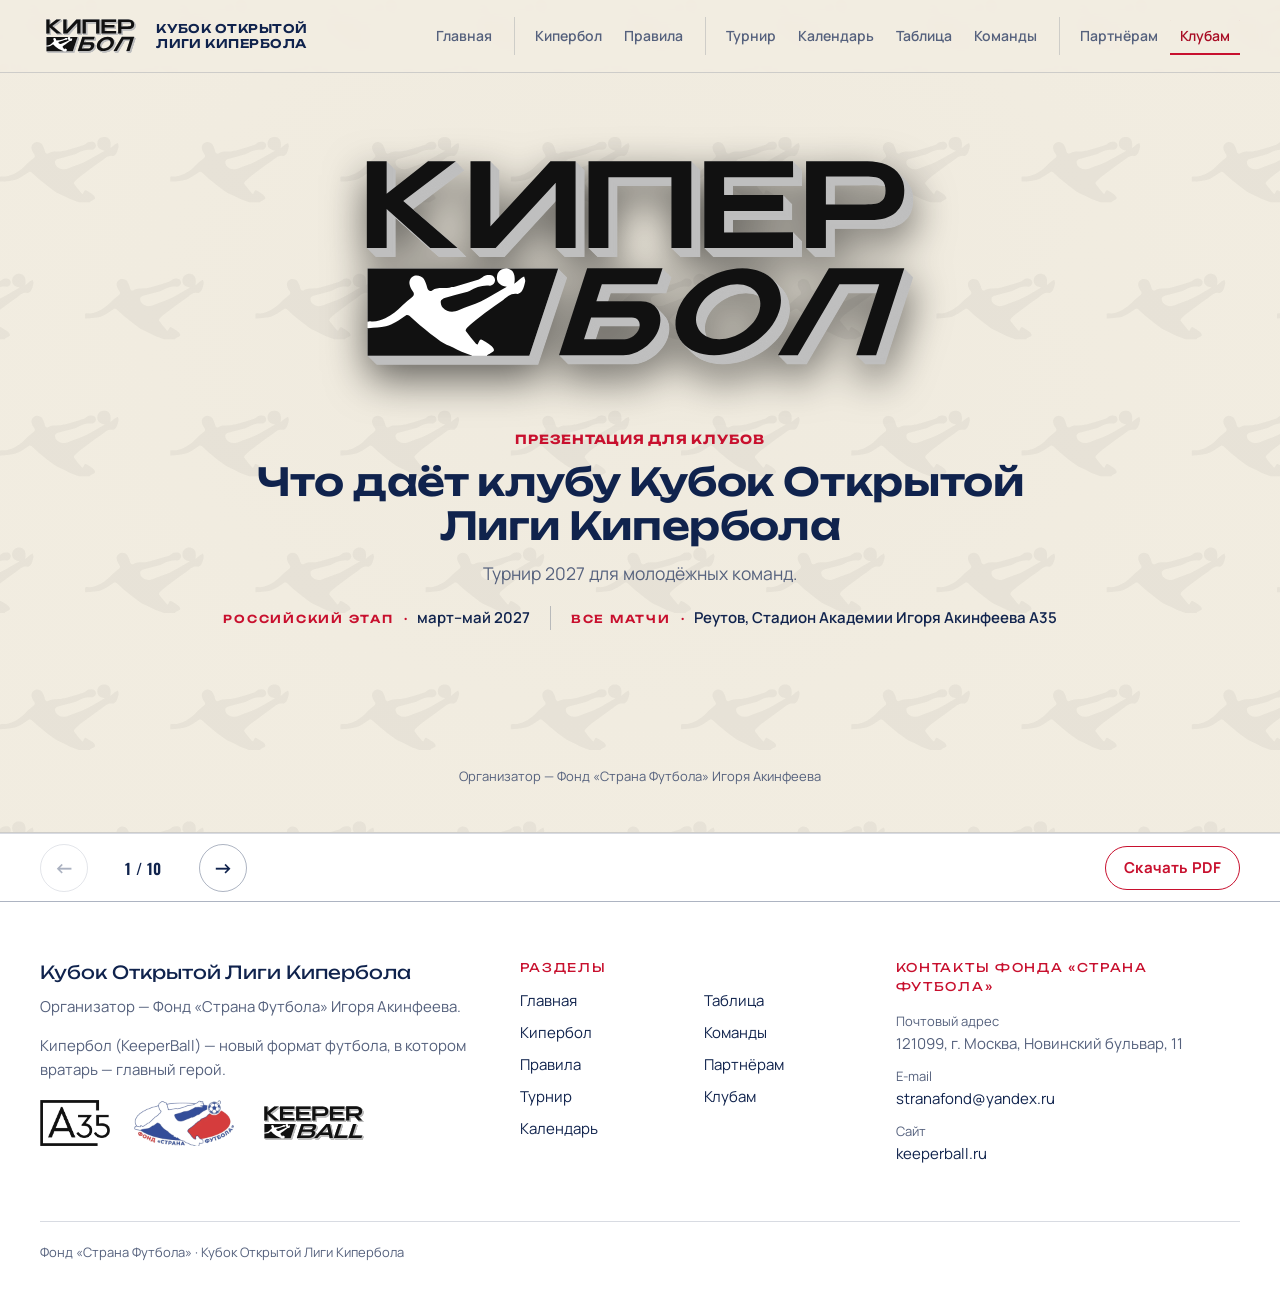
<file: klubam.html>
<!doctype html>
<html lang="ru">
<head>
  <meta charset="utf-8">
  <meta name="viewport" content="width=device-width, initial-scale=1">
  <title>Клубам — что даёт участие в Кубке Открытой Лиги Кипербола</title>
  <meta name="description" content="Презентация для молодёжных команд: чем участие в Кубке Открытой Лиги Кипербола полезно клубу. Как Кубок России для молодёжных команд: соревновательная практика, все матчи в Реутове, освещение в ведущих СМИ.">
  <meta name="theme-color" content="#0a0a0c">
  <link rel="icon" type="image/png" href="assets/brand/favicon.png">
  <link rel="preconnect" href="https://fonts.googleapis.com">
  <link rel="preconnect" href="https://fonts.gstatic.com" crossorigin>
  <link rel="stylesheet" href="https://fonts.googleapis.com/css2?family=Manrope:wght@400;500;600;700;800&family=Oswald:wght@400;500;600;700&family=Unbounded:wght@500;600;700&display=swap">
  <link rel="stylesheet" href="assets/css/site.css">
  <link rel="stylesheet" href="assets/css/deck.css">
  <link rel="stylesheet" href="assets/css/deck-cska.css">
  <link rel="stylesheet" href="assets/css/site-cska.css">
  <script>document.documentElement.classList.add("js");</script>
</head>
<body class="theme-cska">
<a class="skip-link" href="#main">К содержимому</a>
<!-- header:start -->
<header class="site-header">
  <div class="wrap site-header__inner">
    <a class="site-brand" href="index.html">
      <img src="assets/brand/kiperbol-3d-chernyy.svg" alt="Кипербол" width="102" height="46">
      <span class="site-brand__text">Кубок Открытой<br>Лиги Кипербола</span>
    </a>
    <button class="site-nav__toggle" type="button" aria-expanded="false" aria-controls="site-nav">
      <span class="site-nav__toggle-icon" aria-hidden="true"></span>
      <span>Меню</span>
    </button>
    <nav class="site-nav" id="site-nav" aria-label="Основное меню">
      <ul class="site-nav__list">
        <li><a href="index.html">Главная</a></li>
        <li class="site-nav__label" aria-hidden="true">Кипербол: концепция и правила</li>
        <li class="site-nav__group-start"><a href="kiperbol.html">Кипербол</a></li>
        <li><a href="pravila.html">Правила</a></li>
        <li class="site-nav__label" aria-hidden="true">Турнир</li>
        <li class="site-nav__group-start"><a href="turnir.html">Турнир</a></li>
        <li><a href="kalendar.html">Календарь</a></li>
        <li><a href="tablitsa.html">Таблица</a></li>
        <li><a href="komandy.html">Команды</a></li>
        <li class="site-nav__label" aria-hidden="true">Партнёрам и клубам</li>
        <li class="site-nav__group-start"><a href="partneram.html">Партнёрам</a></li>
        <li><a href="klubam.html" aria-current="page">Клубам</a></li>
      </ul>
    </nav>
  </div>
</header>
<!-- header:end -->

<main id="main">
  <div class="deck" data-deck role="region" aria-roledescription="презентация" aria-label="Презентация для клубов">
    <div class="deck__stage">
    <section class="slide slide--cover slide--hero" aria-roledescription="слайд">
      <img class="slide__wm" src="assets/brand/vodyanoy-znak-slayd.svg" alt="" aria-hidden="true" decoding="async">
      <img class="slide__bg" src="assets/img/cover-stadium.jpg" alt="" decoding="async">
      <div class="slide__inner">
        <div class="cover-logo">
          <img class="cover-logo__img" src="assets/brand/kiperbol-3d-chernyy.svg" alt="КИПЕРБОЛ" width="1093" height="493" decoding="async">
        </div>
        <p class="slide__eyebrow">Презентация для клубов</p>
        <h1 class="slide__title">Что даёт клубу Кубок Открытой Лиги Кипербола</h1>
        <p class="slide__lead">Турнир 2027 для молодёжных команд.</p>
        <dl class="cover-meta">
          <div><dt>Российский этап</dt><dd>март–май 2027</dd></div>
          <div><dt>Все матчи</dt><dd>Реутов, Стадион Академии Игоря Акинфеева А35</dd></div>
        </dl>
        <p class="cover-org">Организатор — Фонд «Страна Футбола» Игоря Акинфеева</p>
      </div>
    </section>
    <section class="slide slide--split" aria-roledescription="слайд">
      <img class="slide__wm" src="assets/brand/vodyanoy-znak-slayd.svg" alt="" aria-hidden="true" decoding="async">
      <img class="slide__mark slide__mark--light" src="assets/brand/kiperbol-3d-chernyy.svg" alt="" aria-hidden="true" decoding="async">
      <img class="slide__mark slide__mark--dark" src="assets/brand/kiperbol-3d-svetlyy.svg" alt="" aria-hidden="true" decoding="async">
      <img class="slide__bg" src="assets/photos/goalkeeper-dive.jpg" alt="" loading="lazy" decoding="async">
      <div class="slide__inner">
        <p class="slide__eyebrow">Что такое кипербол</p>
        <h2 class="slide__title">Кипербол развивает всю команду, а не только вратарей</h2>
        <p class="slide__lead">Кипербол (KeeperBall) — новый формат футбола, разработанный Фондом «Страна Футбола» Игоря Акинфеева. Вратарь здесь — ключевой герой матча, но в выигрыше вся команда.</p>
        <ul class="points">
          <li>Полевые игроки: высокая динамика и быстрота принятия решений</li>
          <li>Отработка тактических действий в игровых условиях</li>
          <li>Тесная связь вратаря с полевыми — команда действует как единое целое</li>
          <li>Преемственность отечественной вратарской школы и поиск новых талантов</li>
        </ul>
      </div>
    </section>
    <section class="slide " aria-roledescription="слайд">
      <img class="slide__wm" src="assets/brand/vodyanoy-znak-slayd.svg" alt="" aria-hidden="true" decoding="async">
      <img class="slide__mark slide__mark--light" src="assets/brand/kiperbol-3d-chernyy.svg" alt="" aria-hidden="true" decoding="async">
      <img class="slide__mark slide__mark--dark" src="assets/brand/kiperbol-3d-svetlyy.svg" alt="" aria-hidden="true" decoding="async">
      <img class="slide__bg" src="assets/photos/ball-dark.jpg" alt="" loading="lazy" decoding="async">
      <div class="slide__inner">
        <p class="slide__eyebrow">Формат матча</p>
        <h2 class="slide__title">Два тайма, три очка: каждая часть матча работает на результат</h2>
        <ol class="steps">
          <li class="step"><span class="step__badge">1-й тайм</span><h3 class="step__title">Кипербатл</h3><p>Битва вратарей: 2×2, площадка 22 × 26 м, 2 тайма по 4 минуты. Победа — <strong>1 очко</strong>.</p></li>
          <li class="step"><span class="step__badge">2-й тайм</span><h3 class="step__title">Футбольный матч</h3><p>10×10, 60 минут, без ограничения замен. Победа — <strong>2 очка</strong>.</p></li>
          <li class="step"><span class="step__badge">Финал матча</span><h3 class="step__title">Серия пенальти</h3><p>По 7 ударов, первыми бьют вратари. Победитель серии — победитель матча.</p></li>
        </ol>
        <p class="slide__note">Возможное распределение очков — 3:0 или 2:1. В плей-офф за кипербатл вместо очка команда получает фору в один гол.</p>
      </div>
    </section>
    <section class="slide " aria-roledescription="слайд">
      <img class="slide__wm" src="assets/brand/vodyanoy-znak-slayd.svg" alt="" aria-hidden="true" decoding="async">
      <img class="slide__mark slide__mark--light" src="assets/brand/kiperbol-3d-chernyy.svg" alt="" aria-hidden="true" decoding="async">
      <img class="slide__mark slide__mark--dark" src="assets/brand/kiperbol-3d-svetlyy.svg" alt="" aria-hidden="true" decoding="async">
      <img class="slide__bg" src="assets/photos/goalkeeper-gloves.jpg" alt="" loading="lazy" decoding="async">
      <div class="slide__inner">
        <p class="slide__eyebrow">Почему это нужно клубу</p>
        <h2 class="slide__title">Пять причин выйти на турнирное поле</h2>
        <ul class="reasons">
          <li class="reason reason--accent"><span class="reason__num">1</span><h3>Соревнова&shy;тельная практика</h3><p>Дополнительные матчи на результат: борьба за очки и выход в финал четырёх. Один из главных элементов турнира.</p></li>
          <li class="reason"><span class="reason__num">2</span><h3>Все игроки в деле</h3><p>Как в Кубке России: тренер видит в игре весь состав, включая тех, кому не хватает минут в молодёжном чемпионате.</p></li>
          <li class="reason"><span class="reason__num">3</span><h3>Внимание к молодёжному футболу</h3><p>Популяризация молодёжного футбола и молодёжного чемпионата России. Турнир будут освещать ведущие СМИ.</p></li>
          <li class="reason"><span class="reason__num">4</span><h3>Шанс заявить о себе</h3><p>Дополнительные возможности для молодых игроков.</p></li>
          <li class="reason"><span class="reason__num">5</span><h3>Организация — на нас</h3><p>Все матчи в Реутове: поле, судейство и проведение игр берёт на себя организатор.</p></li>
        </ul>
      </div>
    </section>
    <section class="slide " aria-roledescription="слайд">
      <img class="slide__wm" src="assets/brand/vodyanoy-znak-slayd.svg" alt="" aria-hidden="true" decoding="async">
      <img class="slide__mark slide__mark--light" src="assets/brand/kiperbol-3d-chernyy.svg" alt="" aria-hidden="true" decoding="async">
      <img class="slide__mark slide__mark--dark" src="assets/brand/kiperbol-3d-svetlyy.svg" alt="" aria-hidden="true" decoding="async">
      <img class="slide__bg" src="assets/photos/field-night-aerial.jpg" alt="" loading="lazy" decoding="async">
      <div class="slide__inner">
        <p class="slide__eyebrow">Участники 2027</p>
        <h2 class="slide__title">Вы играете среди молодёжных команд профессиональных клубов</h2>
        <p class="slide__lead">8 команд Москвы и Московской области — участники молодёжного чемпионата России (группы А и Б).</p>
        <ul class="teams"><li><img class="team-emblem" src="assets/teams/2027/cska.svg" alt="Эмблема ЦСКА" width="64" height="64">ЦСКА</li><li><img class="team-emblem" src="assets/teams/2027/spartak.svg" alt="Эмблема Спартак" width="64" height="64">Спартак</li><li><img class="team-emblem" src="assets/teams/2027/lokomotiv.svg" alt="Эмблема Локомотив" width="64" height="64">Локомотив</li><li><img class="team-emblem" src="assets/teams/2027/dinamo.svg" alt="Эмблема Динамо" width="64" height="64">Динамо</li><li><img class="team-emblem" src="assets/teams/2027/rodina.svg" alt="Эмблема Родина" width="64" height="64">Родина</li><li><img class="team-emblem" src="assets/teams/2027/chertanovo.png" alt="Эмблема Чертаново" width="64" height="64">Чертаново</li><li><img class="team-emblem" src="assets/teams/2027/master-saturn.svg" alt="Эмблема Мастер-Сатурн" width="64" height="64">Мастер-Сатурн</li><li><img class="team-emblem" src="assets/teams/2027/vityaz.svg" alt="Эмблема Витязь" width="64" height="64">Витязь</li></ul>
      </div>
    </section>
    <section class="slide " aria-roledescription="слайд">
      <img class="slide__wm" src="assets/brand/vodyanoy-znak-slayd.svg" alt="" aria-hidden="true" decoding="async">
      <img class="slide__mark slide__mark--light" src="assets/brand/kiperbol-3d-chernyy.svg" alt="" aria-hidden="true" decoding="async">
      <img class="slide__mark slide__mark--dark" src="assets/brand/kiperbol-3d-svetlyy.svg" alt="" aria-hidden="true" decoding="async">
      <img class="slide__bg" src="assets/photos/stadium-night.jpg" alt="" loading="lazy" decoding="async">
      <div class="slide__inner">
        <p class="slide__eyebrow">Российский этап · 2027</p>
        <h2 class="slide__title">Все матчи — в Реутове, между турами молодёжного чемпионата</h2>
        <ul class="facts-grid facts-grid--2">
          <li><b>Март–май</b><span>Игры проходят еженедельно, по вторникам — между турами молодёжного чемпионата России, в один круг: 7 игр у каждой команды, 10 игровых дней с 23 марта по 25 мая</span></li>
          <li><b>Одна арена</b><span>Все игры и финал — в Реутове. Выгодно командам: организация матчей ложится на нас, транспортная доступность хорошая</span></li>
        </ul>
      </div>
    </section>
    <section class="slide " aria-roledescription="слайд">
      <img class="slide__wm" src="assets/brand/vodyanoy-znak-slayd.svg" alt="" aria-hidden="true" decoding="async">
      <img class="slide__mark slide__mark--light" src="assets/brand/kiperbol-3d-chernyy.svg" alt="" aria-hidden="true" decoding="async">
      <img class="slide__mark slide__mark--dark" src="assets/brand/kiperbol-3d-svetlyy.svg" alt="" aria-hidden="true" decoding="async">
      <img class="slide__bg" src="assets/photos/goal-net.jpg" alt="" loading="lazy" decoding="async">
      <div class="slide__inner">
        <p class="slide__eyebrow">Финал российского этапа</p>
        <h2 class="slide__title">Финал — на новейшем стадионе в Реутове</h2>
        <p class="slide__lead">Финал четырёх — 29 (30) мая 2027 на новейшем стадионе с отличной инфраструктурой и прекрасным расположением: полуфиналы определяют финальную пару.</p>
        <ul class="points">
          <li>Стадион — домашняя арена кипербола: на нём расположена Академия Игоря Акинфеева А35</li>
          <li>Победитель российского этапа награждается Кубком Открытой Лиги Кипербола (Россия)</li>
        </ul>
        <ul class="facts-grid facts-grid--4">
          <li><b>От РЖД Арены</b><span>≈ 15 км · от 20 мин</span></li>
          <li><b>От ВТБ Арены</b><span>≈ 28 км · от 30 мин</span></li>
          <li><b>От ВЭБ Арены</b><span>≈ 32 км · от 35 мин</span></li>
          <li><b>От Лукойл Арены</b><span>≈ 38 км · от 45 мин</span></li>
        </ul>
        <p class="slide__note">Время в пути — на машине, без пробок.</p>
      </div>
    </section>
    <section class="slide " aria-roledescription="слайд">
      <img class="slide__wm" src="assets/brand/vodyanoy-znak-slayd.svg" alt="" aria-hidden="true" decoding="async">
      <img class="slide__mark slide__mark--light" src="assets/brand/kiperbol-3d-chernyy.svg" alt="" aria-hidden="true" decoding="async">
      <img class="slide__mark slide__mark--dark" src="assets/brand/kiperbol-3d-svetlyy.svg" alt="" aria-hidden="true" decoding="async">
      <img class="slide__bg" src="assets/photos/field-night-aerial.jpg" alt="" loading="lazy" decoding="async">
      <div class="slide__inner">
        <p class="slide__eyebrow">Домашняя арена кипербола</p>
        <h2 class="slide__title">Реутов — центр развития кипербола</h2>
        <p class="slide__lead">Реутов и Академия Игоря Акинфеева А35 — центр развития кипербола, российского формата футбола: импортозамещение в спорте. Здесь проходят все матчи турнира, а не только финал.</p>
        <ul class="facts-grid">
          <li><b>Все матчи здесь</b><span>Весь российский этап и финал — на одном стадионе в Реутове</span></li>
          <li><b>Организация — на нас</b><span>Это выгодно командам: организация матчей ложится на организатора</span></li>
          <li><b>Удобно добираться</b><span>Транспортная доступность хорошая: станция Реутово (МЦД-4) — 1 км, метро «Новокосино» — 2 км</span></li>
        </ul>
      </div>
    </section>
    <section class="slide " aria-roledescription="слайд">
      <img class="slide__wm" src="assets/brand/vodyanoy-znak-slayd.svg" alt="" aria-hidden="true" decoding="async">
      <img class="slide__mark slide__mark--light" src="assets/brand/kiperbol-3d-chernyy.svg" alt="" aria-hidden="true" decoding="async">
      <img class="slide__mark slide__mark--dark" src="assets/brand/kiperbol-3d-svetlyy.svg" alt="" aria-hidden="true" decoding="async">
      <img class="slide__bg" src="assets/photos/penalty-kick.jpg" alt="" loading="lazy" decoding="async">
      <div class="slide__inner">
        <p class="slide__eyebrow">Освещение</p>
        <h2 class="slide__title">Ваших игроков увидят: турнир будут освещать ведущие СМИ</h2>
        <div class="media">
          <div class="media__stat"><b>168,4 млн</b><span>человек — общий медиаохват Кубка Игоря Акинфеева 2026 года, пример опыта Фонда «Страна Футбола» в освещении турниров</span><img class="media__photo" src="assets/photos/kubok-akinfeeva-2026-nagrazhdenie.jpg" alt="Награждение победителей Кубка Игоря Акинфеева 2026" width="1600" height="1056" loading="lazy" decoding="async"></div>
          <ul class="points">
            <li>Игорь Акинфеев лично участвует в популяризации проекта</li>
            <li>Репортажи на федеральных каналах</li>
            <li>Трансляции и публикации на ведущих новостных и спортивных порталах и в социальных сетях</li>
          </ul>
        </div>
      </div>
    </section>
    <section class="slide slide--cover slide--last" aria-roledescription="слайд">
      <img class="slide__wm" src="assets/brand/vodyanoy-znak-slayd.svg" alt="" aria-hidden="true" decoding="async">
      <img class="slide__bg" src="assets/photos/goalkeeper-save.jpg" alt="" loading="lazy" decoding="async">
      <div class="slide__inner">
        <p class="slide__eyebrow">Следующий шаг</p>
        <h2 class="slide__title">Кубок России — для молодёжных команд</h2>
        <p class="slide__lead">Кубок Открытой Лиги Кипербола — как Кубок России, только для молодёжных команд: дополнительные матчи на результат, в которых в деле весь состав. Организацию берём на себя — присоединяйтесь к турниру 2027.</p>
        <dl class="contacts">
          <div><dt>Почтовый адрес</dt><dd>121099, г. Москва, Новинский бульвар, 11</dd></div>
          <div><dt>E-mail</dt><dd><a data-contact="email" href="mailto:stranafond@yandex.ru">stranafond@yandex.ru</a></dd></div>
          <div><dt>Сайт</dt><dd><a href="https://keeperball.ru">keeperball.ru</a></dd></div>
        </dl>
        <p class="slide__actions no-print"><a class="btn btn--primary" href="assets/klubam.pdf" download>Скачать PDF</a></p>
      </div>
    </section>
    </div>
    <div class="deck__bar no-print">
      <button class="deck__btn" type="button" data-deck-prev aria-label="Предыдущий слайд">&larr;</button>
      <p class="deck__counter" aria-live="polite"><span data-deck-counter>1 / 10</span></p>
      <button class="deck__btn" type="button" data-deck-next aria-label="Следующий слайд">&rarr;</button>
      <a class="btn btn--ghost deck__pdf" href="assets/klubam.pdf" download>Скачать PDF</a>
    </div>
  </div>
</main>

<!-- footer:start -->
<footer class="site-footer">
  <div class="wrap">
    <div class="site-footer__grid">
      <div>
        <p class="site-footer__title">Кубок Открытой Лиги Кипербола</p>
        <p>Организатор — Фонд «Страна Футбола» Игоря Акинфеева.</p>
        <p>Кипербол (KeeperBall) — новый формат футбола, в котором вратарь — главный герой.</p>
        <div class="site-footer__logos">
          <img src="assets/brand/a35-logo.png" alt="А35 — Академия Игоря Акинфеева" width="900" height="594" decoding="async">
          <img src="assets/brand/fond-strana-futbola.png" alt="Фонд «Страна Футбола»" width="1200" height="552" decoding="async">
          <img src="assets/brand/keeperball-3d-chernyy.svg" alt="KEEPERBALL" width="1207" height="493" decoding="async">
        </div>
      </div>
      <nav aria-label="Меню в подвале">
        <p class="site-footer__heading">Разделы</p>
        <ul class="site-footer__menu">
          <li><a href="index.html">Главная</a></li>
          <li><a href="kiperbol.html">Кипербол</a></li>
          <li><a href="pravila.html">Правила</a></li>
          <li><a href="turnir.html">Турнир</a></li>
          <li><a href="kalendar.html">Календарь</a></li>
          <li><a href="tablitsa.html">Таблица</a></li>
          <li><a href="komandy.html">Команды</a></li>
          <li><a href="partneram.html">Партнёрам</a></li>
          <li><a href="klubam.html">Клубам</a></li>
        </ul>
      </nav>
      <div>
        <p class="site-footer__heading">Контакты Фонда «Страна Футбола»</p>
        <dl class="site-footer__contacts">
          <dt>Почтовый адрес</dt>
          <dd>121099, г. Москва, Новинский бульвар, 11</dd>
          <dt>E-mail</dt>
          <dd><a data-contact="email" href="mailto:stranafond@yandex.ru">stranafond@yandex.ru</a></dd>
          <dt>Сайт</dt>
          <dd><a href="https://keeperball.ru">keeperball.ru</a></dd>
        </dl>
      </div>
    </div>
    <p class="site-footer__bottom">Фонд «Страна Футбола» · Кубок Открытой Лиги Кипербола</p>
  </div>
</footer>
<!-- footer:end -->

<script src="data/site-data.js"></script>
<script src="assets/js/site.js"></script>
<script src="assets/js/deck.js"></script>
</body>
</html>
</file>
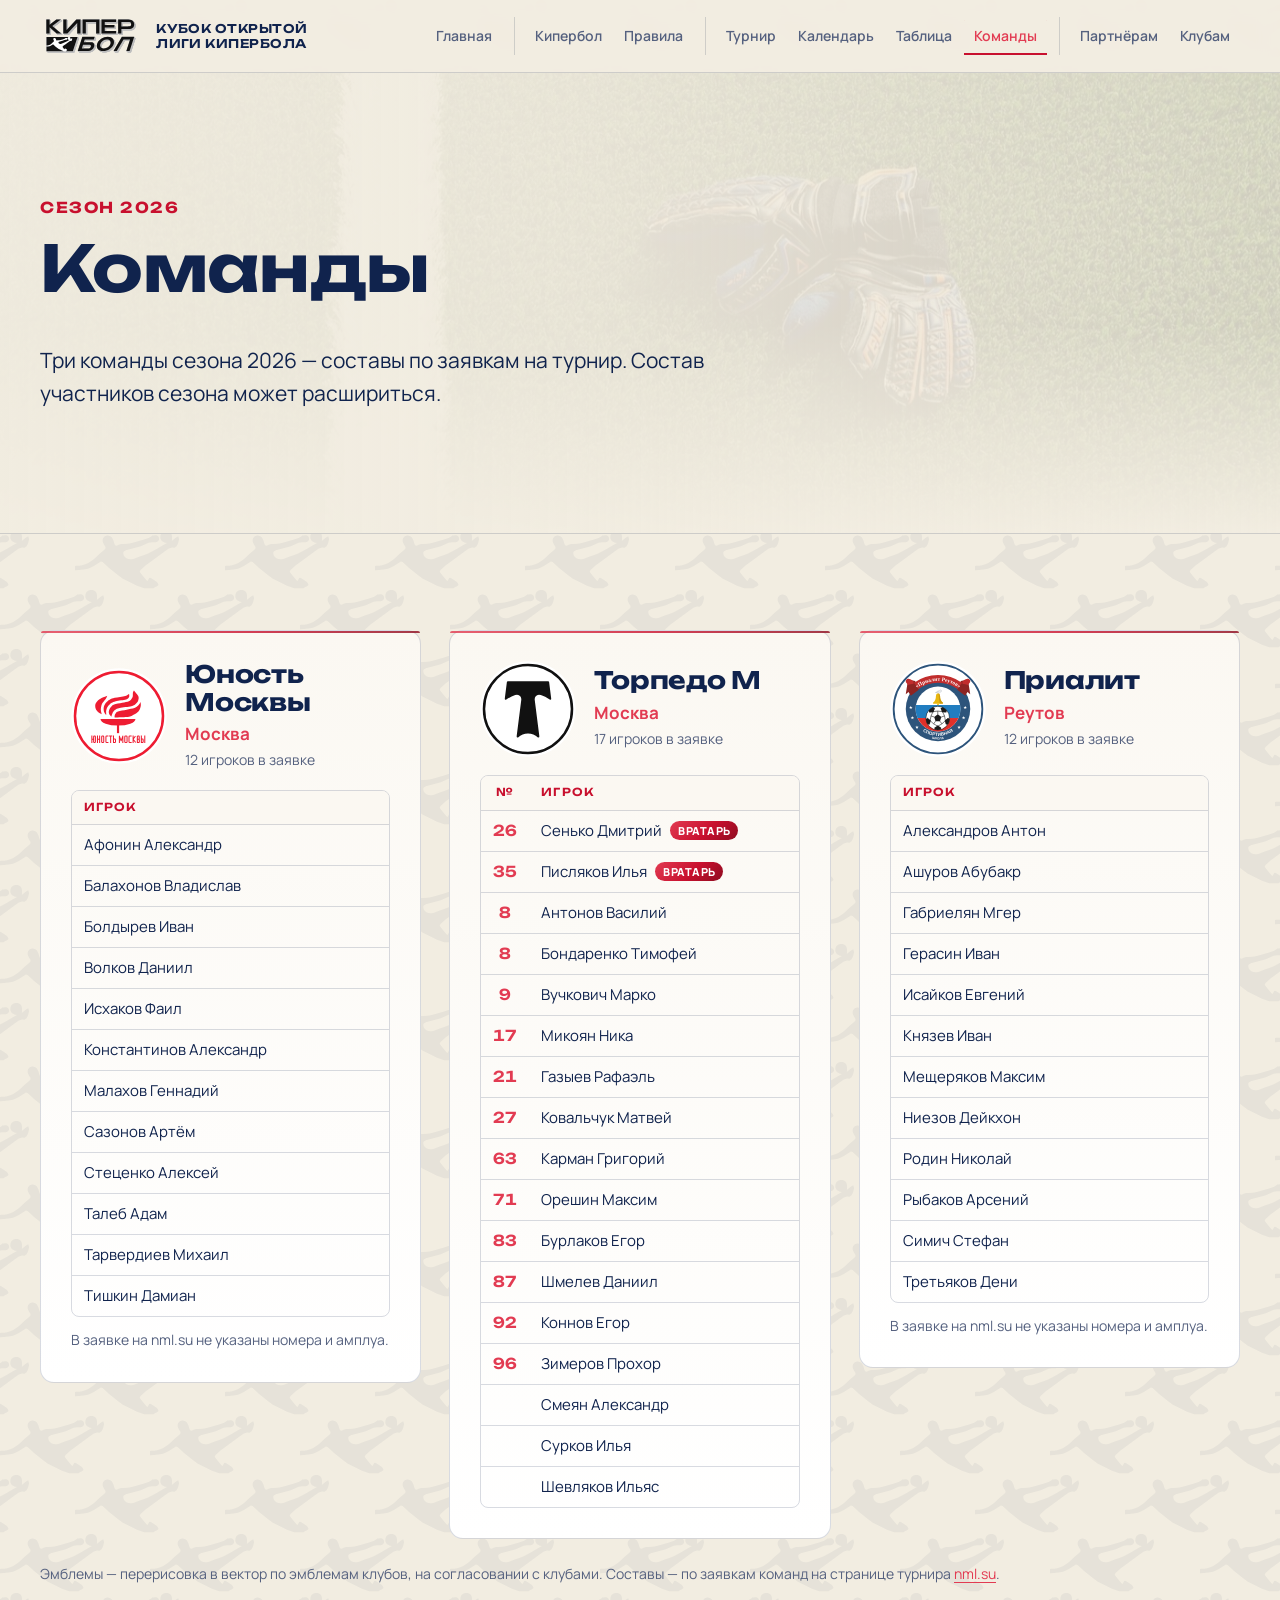
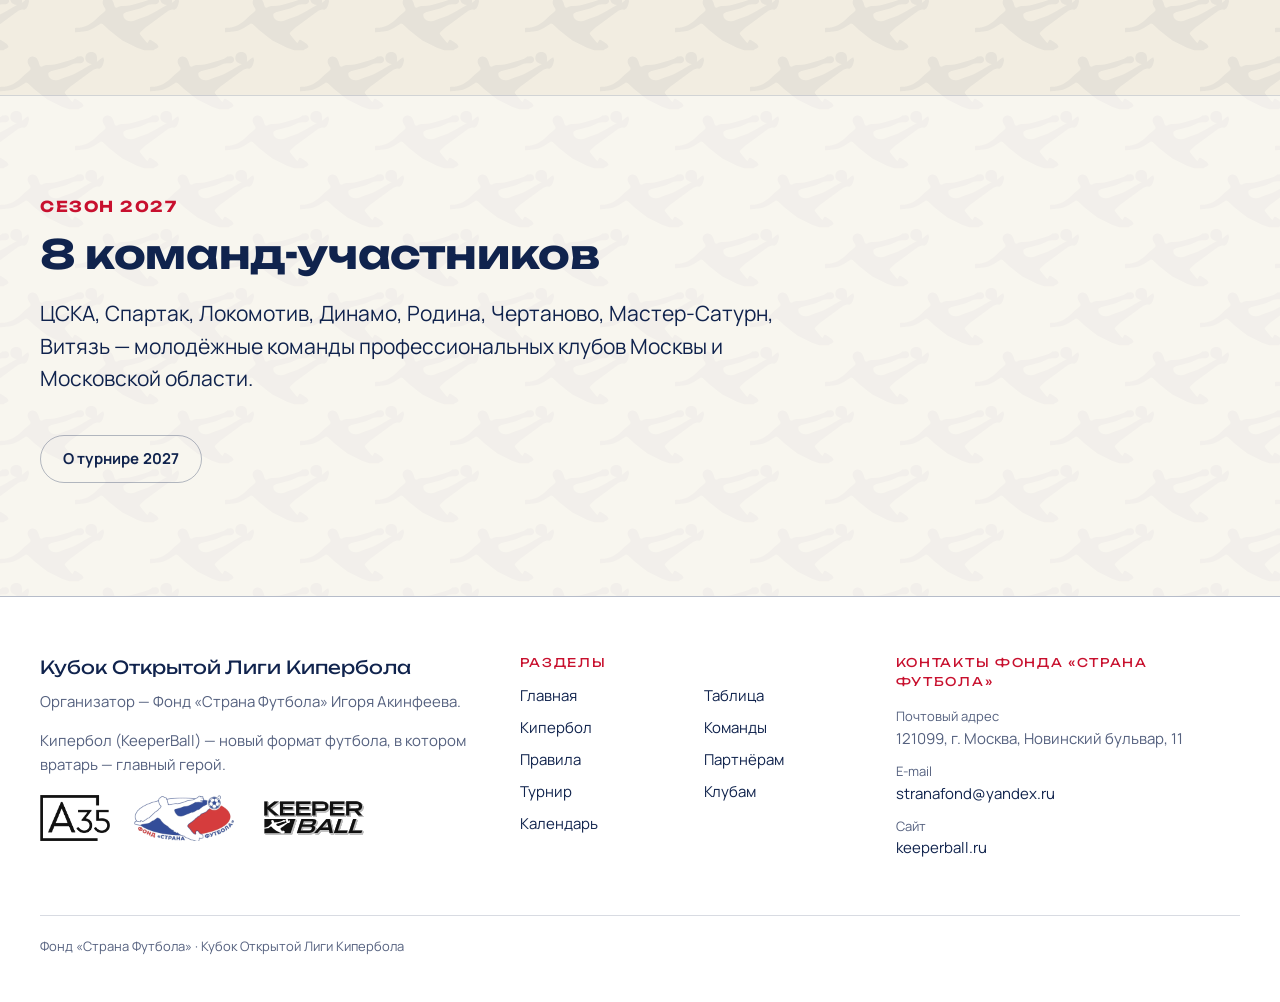
<file: komandy.html>
<!doctype html>
<html lang="ru">
<head>
  <meta charset="utf-8">
  <meta name="viewport" content="width=device-width, initial-scale=1">
  <title>Команды | Кубок Открытой Лиги Кипербола</title>
  <meta name="description" content="Команды сезона 2026: Юность Москвы, Торпедо М, Приалит — эмблемы и составы.">
  <meta name="theme-color" content="#0a0a0c">
  <link rel="icon" type="image/png" href="assets/brand/favicon.png">
  <link rel="preconnect" href="https://fonts.googleapis.com">
  <link rel="preconnect" href="https://fonts.gstatic.com" crossorigin>
  <link rel="stylesheet" href="https://fonts.googleapis.com/css2?family=Manrope:wght@400;500;600;700;800&family=Unbounded:wght@500;600;700&display=swap">
  <link rel="stylesheet" href="assets/css/site.css">
  <link rel="stylesheet" href="assets/css/pages/komandy.css">
  <link rel="stylesheet" href="assets/css/site-cska.css">
  <script>document.documentElement.classList.add("js");</script>
</head>
<body class="theme-cska">
<a class="skip-link" href="#main">К содержимому</a>
<!-- header:start -->
<header class="site-header">
  <div class="wrap site-header__inner">
    <a class="site-brand" href="index.html">
      <img src="assets/brand/kiperbol-3d-chernyy.svg" alt="Кипербол" width="102" height="46">
      <span class="site-brand__text">Кубок Открытой<br>Лиги Кипербола</span>
    </a>
    <button class="site-nav__toggle" type="button" aria-expanded="false" aria-controls="site-nav">
      <span class="site-nav__toggle-icon" aria-hidden="true"></span>
      <span>Меню</span>
    </button>
    <nav class="site-nav" id="site-nav" aria-label="Основное меню">
      <ul class="site-nav__list">
        <li><a href="index.html">Главная</a></li>
        <li class="site-nav__label" aria-hidden="true">Кипербол: концепция и правила</li>
        <li class="site-nav__group-start"><a href="kiperbol.html">Кипербол</a></li>
        <li><a href="pravila.html">Правила</a></li>
        <li class="site-nav__label" aria-hidden="true">Турнир</li>
        <li class="site-nav__group-start"><a href="turnir.html">Турнир</a></li>
        <li><a href="kalendar.html">Календарь</a></li>
        <li><a href="tablitsa.html">Таблица</a></li>
        <li><a href="komandy.html" aria-current="page">Команды</a></li>
        <li class="site-nav__label" aria-hidden="true">Партнёрам и клубам</li>
        <li class="site-nav__group-start"><a href="partneram.html">Партнёрам</a></li>
        <li><a href="klubam.html">Клубам</a></li>
      </ul>
    </nav>
  </div>
</header>
<!-- header:end -->

<main id="main">

  <section class="page-hero">
    <div class="page-hero__media">
      <img src="assets/photos/goalkeeper-gloves.jpg" alt="Вратарские перчатки" width="1400" height="933">
    </div>
    <div class="wrap">
      <p class="eyebrow">Сезон 2026</p>
      <h1>Команды</h1>
      <p class="lead">Три команды сезона 2026 — составы по заявкам на турнир. Состав участников сезона может расшириться.</p>
    </div>
  </section>

  <section class="section" aria-labelledby="teams-title">
    <div class="wrap">
      <h2 class="visually-hidden" id="teams-title">Составы команд сезона 2026</h2>
      <div class="teams" id="teams">
        <noscript>
          <ul class="chips">
            <li>Юность Москвы (Москва)</li>
            <li>Торпедо М (Москва)</li>
            <li>Приалит (Реутов)</li>
          </ul>
          <p class="empty-state"><strong>Нужен JavaScript</strong>Для отображения составов включите JavaScript в браузере.</p>
        </noscript>
      </div>
      <p class="note note--plain teams__note">Эмблемы — перерисовка в вектор по эмблемам клубов, на согласовании с клубами. Составы — по заявкам команд на странице турнира <a href="https://nml.su/tournament/1068086/teams" target="_blank" rel="noopener">nml.su</a>.</p>
    </div>
  </section>

  <section class="section section--surface" aria-labelledby="next-title">
    <div class="wrap">
      <div class="section__head">
        <p class="eyebrow">Сезон 2027</p>
        <h2 class="section__title" id="next-title">8 команд-участников</h2>
        <p class="lead">ЦСКА, Спартак, Локомотив, Динамо, Родина, Чертаново, Мастер-Сатурн, Витязь — молодёжные команды профессиональных клубов Москвы и Московской области.</p>
      </div>
      <p class="section__more"><a class="btn btn--ghost" href="turnir.html">О турнире 2027</a></p>
    </div>
  </section>

</main>

<!-- footer:start -->
<footer class="site-footer">
  <div class="wrap">
    <div class="site-footer__grid">
      <div>
        <p class="site-footer__title">Кубок Открытой Лиги Кипербола</p>
        <p>Организатор — Фонд «Страна Футбола» Игоря Акинфеева.</p>
        <p>Кипербол (KeeperBall) — новый формат футбола, в котором вратарь — главный герой.</p>
        <div class="site-footer__logos">
          <img src="assets/brand/a35-logo.png" alt="А35 — Академия Игоря Акинфеева" width="900" height="594" decoding="async">
          <img src="assets/brand/fond-strana-futbola.png" alt="Фонд «Страна Футбола»" width="1200" height="552" decoding="async">
          <img src="assets/brand/keeperball-3d-chernyy.svg" alt="KEEPERBALL" width="1207" height="493" decoding="async">
        </div>
      </div>
      <nav aria-label="Меню в подвале">
        <p class="site-footer__heading">Разделы</p>
        <ul class="site-footer__menu">
          <li><a href="index.html">Главная</a></li>
          <li><a href="kiperbol.html">Кипербол</a></li>
          <li><a href="pravila.html">Правила</a></li>
          <li><a href="turnir.html">Турнир</a></li>
          <li><a href="kalendar.html">Календарь</a></li>
          <li><a href="tablitsa.html">Таблица</a></li>
          <li><a href="komandy.html">Команды</a></li>
          <li><a href="partneram.html">Партнёрам</a></li>
          <li><a href="klubam.html">Клубам</a></li>
        </ul>
      </nav>
      <div>
        <p class="site-footer__heading">Контакты Фонда «Страна Футбола»</p>
        <dl class="site-footer__contacts">
          <dt>Почтовый адрес</dt>
          <dd>121099, г. Москва, Новинский бульвар, 11</dd>
          <dt>E-mail</dt>
          <dd><a data-contact="email" href="mailto:stranafond@yandex.ru">stranafond@yandex.ru</a></dd>
          <dt>Сайт</dt>
          <dd><a href="https://keeperball.ru">keeperball.ru</a></dd>
        </dl>
      </div>
    </div>
    <p class="site-footer__bottom">Фонд «Страна Футбола» · Кубок Открытой Лиги Кипербола</p>
  </div>
</footer>
<!-- footer:end -->

<script src="data/site-data.js"></script>
<script src="assets/js/site.js"></script>
<script src="assets/js/tournament.js"></script>
<script>
(function () {
  var data = window.SITE_DATA;
  var box = document.getElementById("teams");
  if (!window.KB || !KB.renderRoster || !data || !data.seasons || !box) return;
  var season = data.seasons[data.currentSeason] || {};
  while (box.firstChild) box.removeChild(box.firstChild);
  (season.teams || []).forEach(function (team) {
    var slot = KB.el("div", { class: "teams__item" });
    box.appendChild(slot);
    KB.renderRoster(slot, team);
  });
})();
</script>
</body>
</html>
</file>
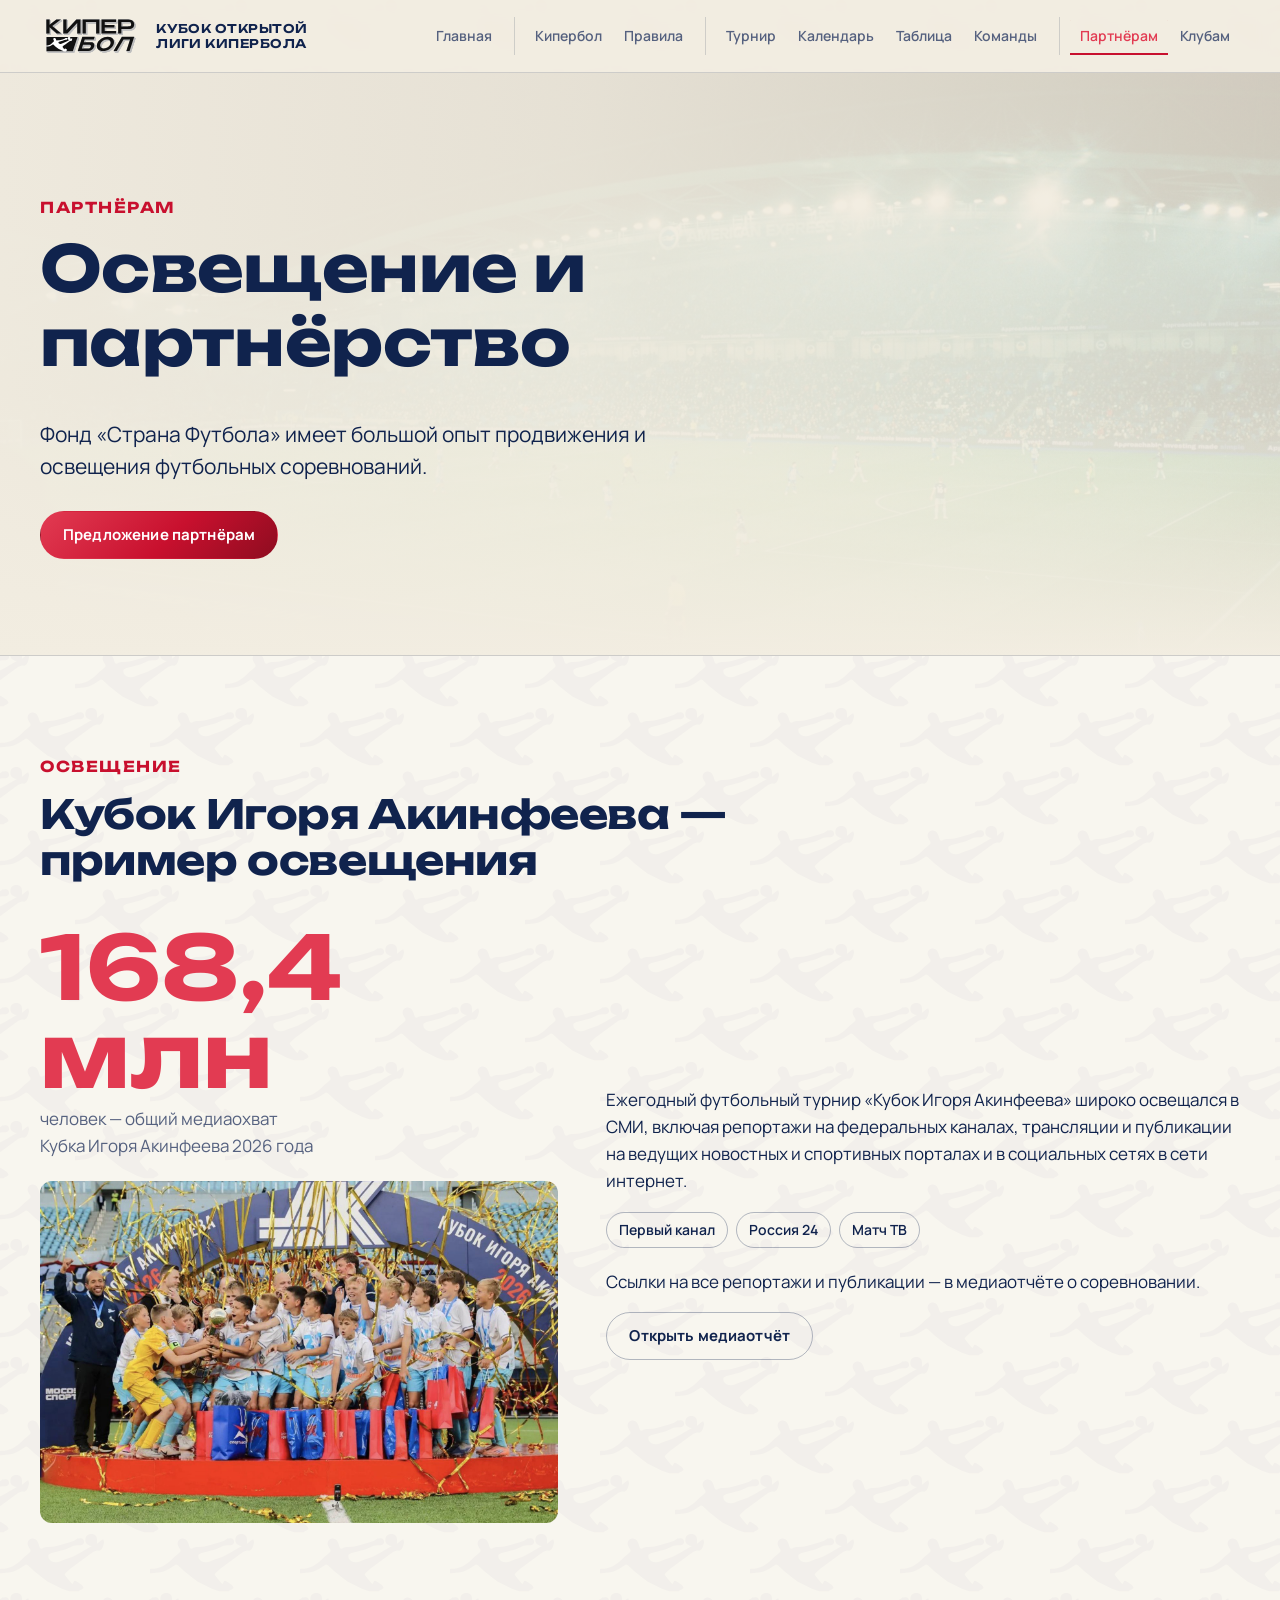
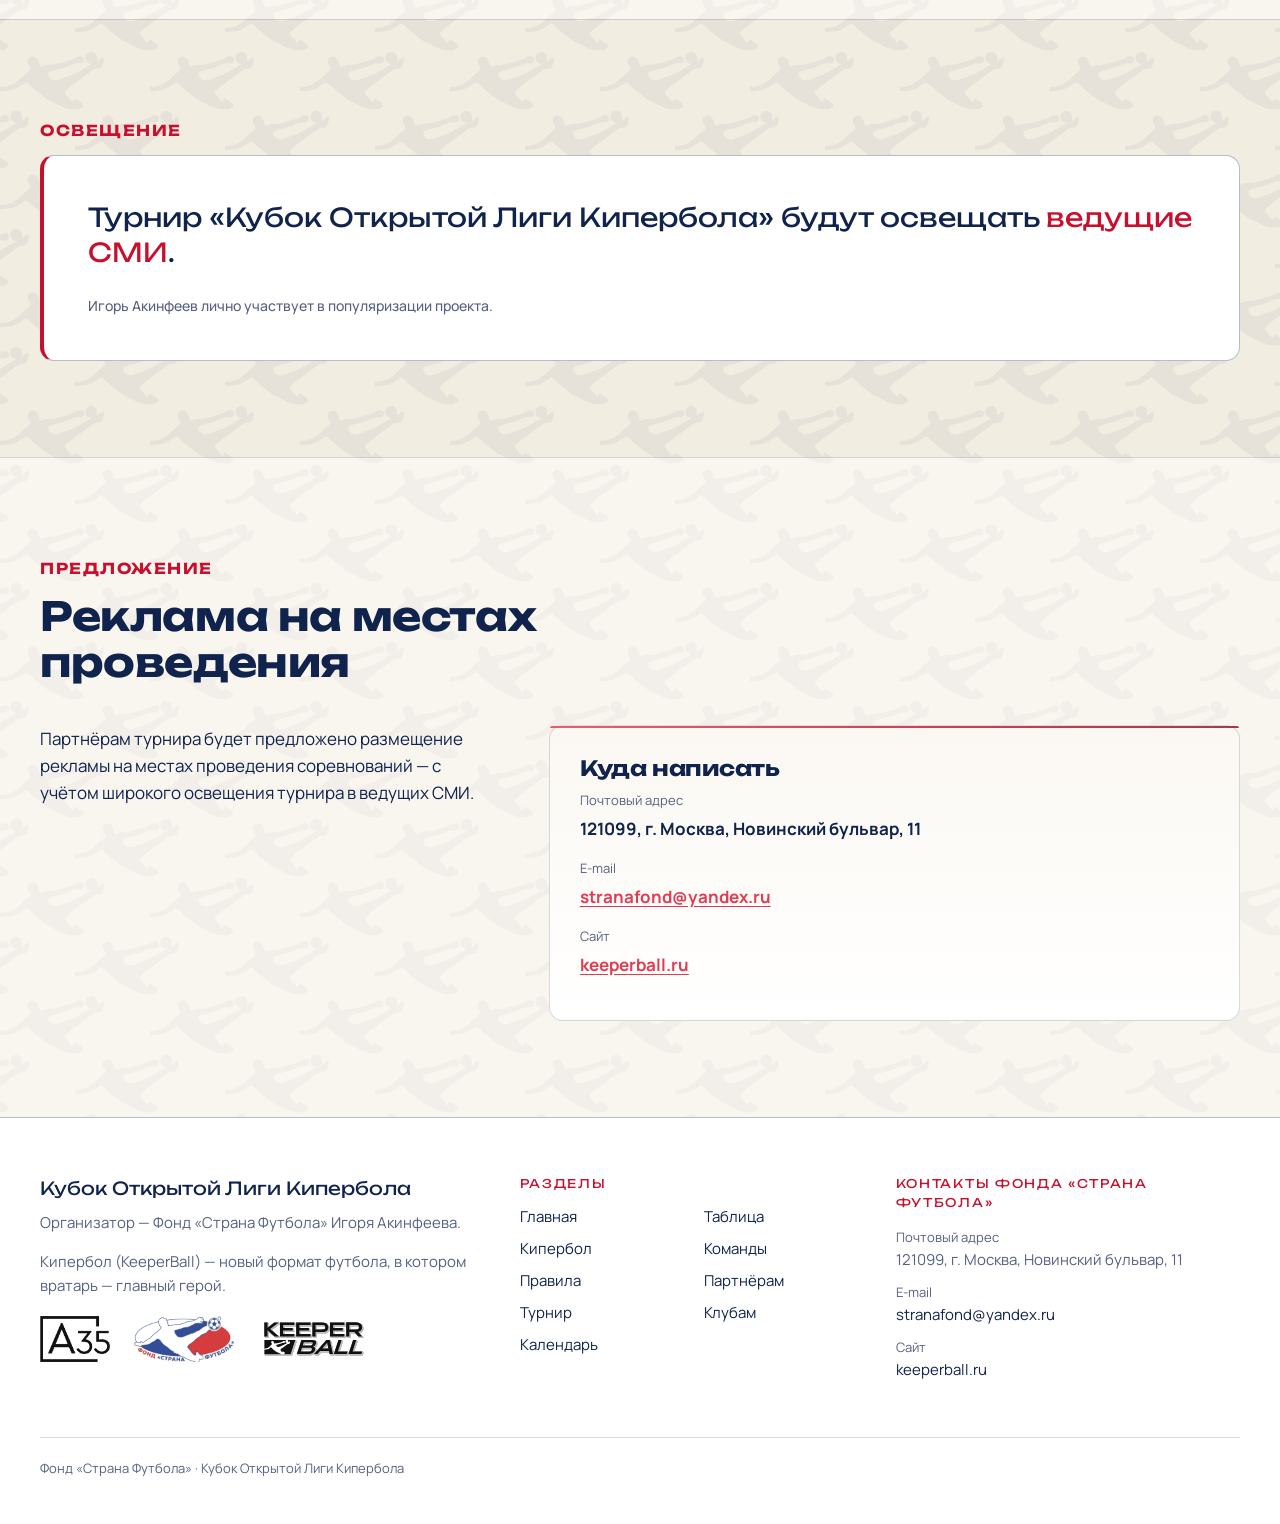
<file: partneram.html>
<!doctype html>
<html lang="ru">
<head>
  <meta charset="utf-8">
  <meta name="viewport" content="width=device-width, initial-scale=1">
  <title>Партнёрам | Кубок Открытой Лиги Кипербола</title>
  <meta name="description" content="Освещение турнира: Кубок Игоря Акинфеева, медиаохват 168,4 млн человек, ведущие СМИ и личное участие Игоря Акинфеева.">
  <meta name="theme-color" content="#0a0a0c">
  <link rel="icon" type="image/png" href="assets/brand/favicon.png">
  <link rel="preconnect" href="https://fonts.googleapis.com">
  <link rel="preconnect" href="https://fonts.gstatic.com" crossorigin>
  <link rel="stylesheet" href="https://fonts.googleapis.com/css2?family=Manrope:wght@400;500;600;700;800&family=Unbounded:wght@500;600;700&display=swap">
  <link rel="stylesheet" href="assets/css/site.css">
  <link rel="stylesheet" href="assets/css/pages/content.css">
  <link rel="stylesheet" href="assets/css/site-cska.css">
  <script>document.documentElement.classList.add("js");</script>
</head>
<body class="theme-cska">
<a class="skip-link" href="#main">К содержимому</a>
<!-- header:start -->
<header class="site-header">
  <div class="wrap site-header__inner">
    <a class="site-brand" href="index.html">
      <img src="assets/brand/kiperbol-3d-chernyy.svg" alt="Кипербол" width="102" height="46">
      <span class="site-brand__text">Кубок Открытой<br>Лиги Кипербола</span>
    </a>
    <button class="site-nav__toggle" type="button" aria-expanded="false" aria-controls="site-nav">
      <span class="site-nav__toggle-icon" aria-hidden="true"></span>
      <span>Меню</span>
    </button>
    <nav class="site-nav" id="site-nav" aria-label="Основное меню">
      <ul class="site-nav__list">
        <li><a href="index.html">Главная</a></li>
        <li class="site-nav__label" aria-hidden="true">Кипербол: концепция и правила</li>
        <li class="site-nav__group-start"><a href="kiperbol.html">Кипербол</a></li>
        <li><a href="pravila.html">Правила</a></li>
        <li class="site-nav__label" aria-hidden="true">Турнир</li>
        <li class="site-nav__group-start"><a href="turnir.html">Турнир</a></li>
        <li><a href="kalendar.html">Календарь</a></li>
        <li><a href="tablitsa.html">Таблица</a></li>
        <li><a href="komandy.html">Команды</a></li>
        <li class="site-nav__label" aria-hidden="true">Партнёрам и клубам</li>
        <li class="site-nav__group-start"><a href="partneram.html" aria-current="page">Партнёрам</a></li>
        <li><a href="klubam.html">Клубам</a></li>
      </ul>
    </nav>
  </div>
</header>
<!-- header:end -->

<main id="main">
  <section class="page-hero">
    <div class="page-hero__media">
      <img src="assets/photos/stadium-night.jpg" alt="Футбольный стадион вечером" width="1920" height="1286">
    </div>
    <div class="wrap">
      <p class="eyebrow">Партнёрам</p>
      <h1>Освещение и партнёрство</h1>
      <p class="lead">Фонд «Страна Футбола» имеет большой опыт продвижения и освещения футбольных соревнований.</p>
      <div class="page-hero__actions">
        <a class="btn btn--primary" href="#offer">Предложение партнёрам</a>
      </div>
    </div>
  </section>
  <section class="section section--surface" aria-labelledby="coverage-title">
    <div class="wrap">
      <div class="section__head">
        <p class="eyebrow">Освещение</p>
        <h2 class="section__title" id="coverage-title">Кубок Игоря Акинфеева — пример освещения</h2>
      </div>
      <div class="reach">
        <div class="stat">
          <span class="stat__value">168,4 млн</span>
          <span class="stat__label">человек — общий медиаохват Кубка Игоря Акинфеева 2026 года</span>
          <img class="stat__photo" src="assets/photos/kubok-akinfeeva-2026-nagrazhdenie.jpg" alt="Награждение победителей Кубка Игоря Акинфеева 2026" width="1600" height="1056" loading="lazy" decoding="async">
        </div>
        <div>
          <p>Ежегодный футбольный турнир «Кубок Игоря Акинфеева» широко освещался в СМИ, включая репортажи на федеральных каналах, трансляции и публикации на ведущих новостных и спортивных порталах и в социальных сетях в сети интернет.</p>
          <ul class="chips" style="margin-bottom: 20px">
            <li>Первый канал</li><li>Россия 24</li><li>Матч ТВ</li>
          </ul>
          <p>Ссылки на все репортажи и публикации — в медиаотчёте о соревновании.</p>
          <a class="btn btn--ghost" href="https://disk.yandex.ru/i/1apqGWVx7iJRKA" rel="noopener">Открыть медиаотчёт</a>
        </div>
      </div>
    </div>
  </section>
  <section class="section" aria-labelledby="channel-title">
    <div class="wrap">
      <p class="eyebrow">Освещение</p>
      <h2 class="visually-hidden" id="channel-title">Турнир будут освещать ведущие СМИ</h2>
      <blockquote class="callout">
        <p>Турнир «Кубок Открытой Лиги Кипербола» будут освещать <span class="copper">ведущие СМИ</span>.</p>
        <small>Игорь Акинфеев лично участвует в популяризации проекта.</small>
      </blockquote>
    </div>
  </section>
  <section class="section section--surface" aria-labelledby="offer-title">
    <div class="wrap">
      <div class="section__head">
        <p class="eyebrow">Предложение</p>
        <h2 class="section__title" id="offer-title">Реклама на местах проведения</h2>
      </div>
      <div class="split">
        <div class="prose">
          <p>Партнёрам турнира будет предложено размещение рекламы на местах проведения соревнований — с учётом широкого освещения турнира в ведущих СМИ.</p>
        </div>
        <article class="card">
          <h3 class="card__title">Куда написать</h3>
          <dl class="contact-list">
            <dt>Почтовый адрес</dt>
            <dd>121099, г. Москва, Новинский бульвар, 11</dd>
            <dt>E-mail</dt>
            <dd><a data-contact="email" href="mailto:stranafond@yandex.ru">stranafond@yandex.ru</a></dd>
            <dt>Сайт</dt>
            <dd><a href="https://keeperball.ru">keeperball.ru</a></dd>
          </dl>
        </article>
      </div>
    </div>
  </section>

</main>

<!-- footer:start -->
<footer class="site-footer">
  <div class="wrap">
    <div class="site-footer__grid">
      <div>
        <p class="site-footer__title">Кубок Открытой Лиги Кипербола</p>
        <p>Организатор — Фонд «Страна Футбола» Игоря Акинфеева.</p>
        <p>Кипербол (KeeperBall) — новый формат футбола, в котором вратарь — главный герой.</p>
        <div class="site-footer__logos">
          <img src="assets/brand/a35-logo.png" alt="А35 — Академия Игоря Акинфеева" width="900" height="594" decoding="async">
          <img src="assets/brand/fond-strana-futbola.png" alt="Фонд «Страна Футбола»" width="1200" height="552" decoding="async">
          <img src="assets/brand/keeperball-3d-chernyy.svg" alt="KEEPERBALL" width="1207" height="493" decoding="async">
        </div>
      </div>
      <nav aria-label="Меню в подвале">
        <p class="site-footer__heading">Разделы</p>
        <ul class="site-footer__menu">
          <li><a href="index.html">Главная</a></li>
          <li><a href="kiperbol.html">Кипербол</a></li>
          <li><a href="pravila.html">Правила</a></li>
          <li><a href="turnir.html">Турнир</a></li>
          <li><a href="kalendar.html">Календарь</a></li>
          <li><a href="tablitsa.html">Таблица</a></li>
          <li><a href="komandy.html">Команды</a></li>
          <li><a href="partneram.html">Партнёрам</a></li>
          <li><a href="klubam.html">Клубам</a></li>
        </ul>
      </nav>
      <div>
        <p class="site-footer__heading">Контакты Фонда «Страна Футбола»</p>
        <dl class="site-footer__contacts">
          <dt>Почтовый адрес</dt>
          <dd>121099, г. Москва, Новинский бульвар, 11</dd>
          <dt>E-mail</dt>
          <dd><a data-contact="email" href="mailto:stranafond@yandex.ru">stranafond@yandex.ru</a></dd>
          <dt>Сайт</dt>
          <dd><a href="https://keeperball.ru">keeperball.ru</a></dd>
        </dl>
      </div>
    </div>
    <p class="site-footer__bottom">Фонд «Страна Футбола» · Кубок Открытой Лиги Кипербола</p>
  </div>
</footer>
<!-- footer:end -->

<script src="data/site-data.js"></script>
<script src="assets/js/site.js"></script>
</body>
</html>
</file>
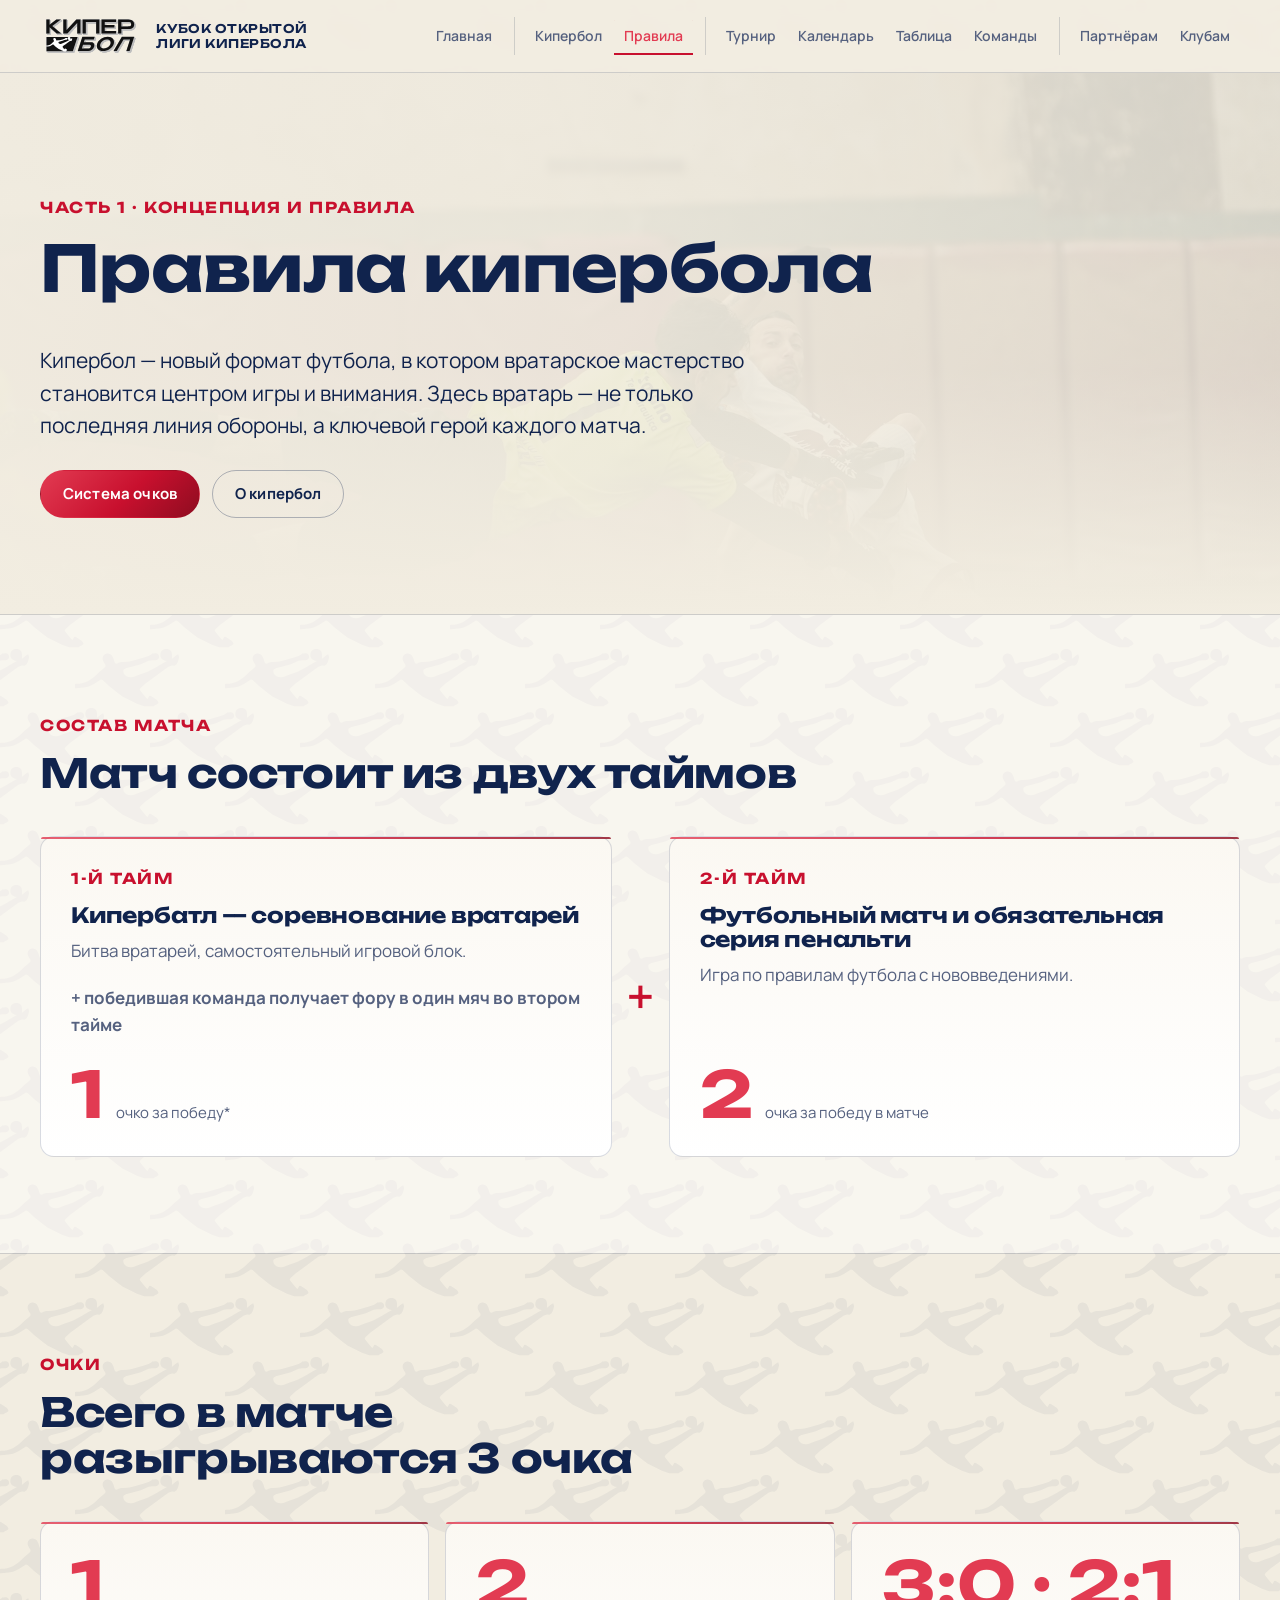
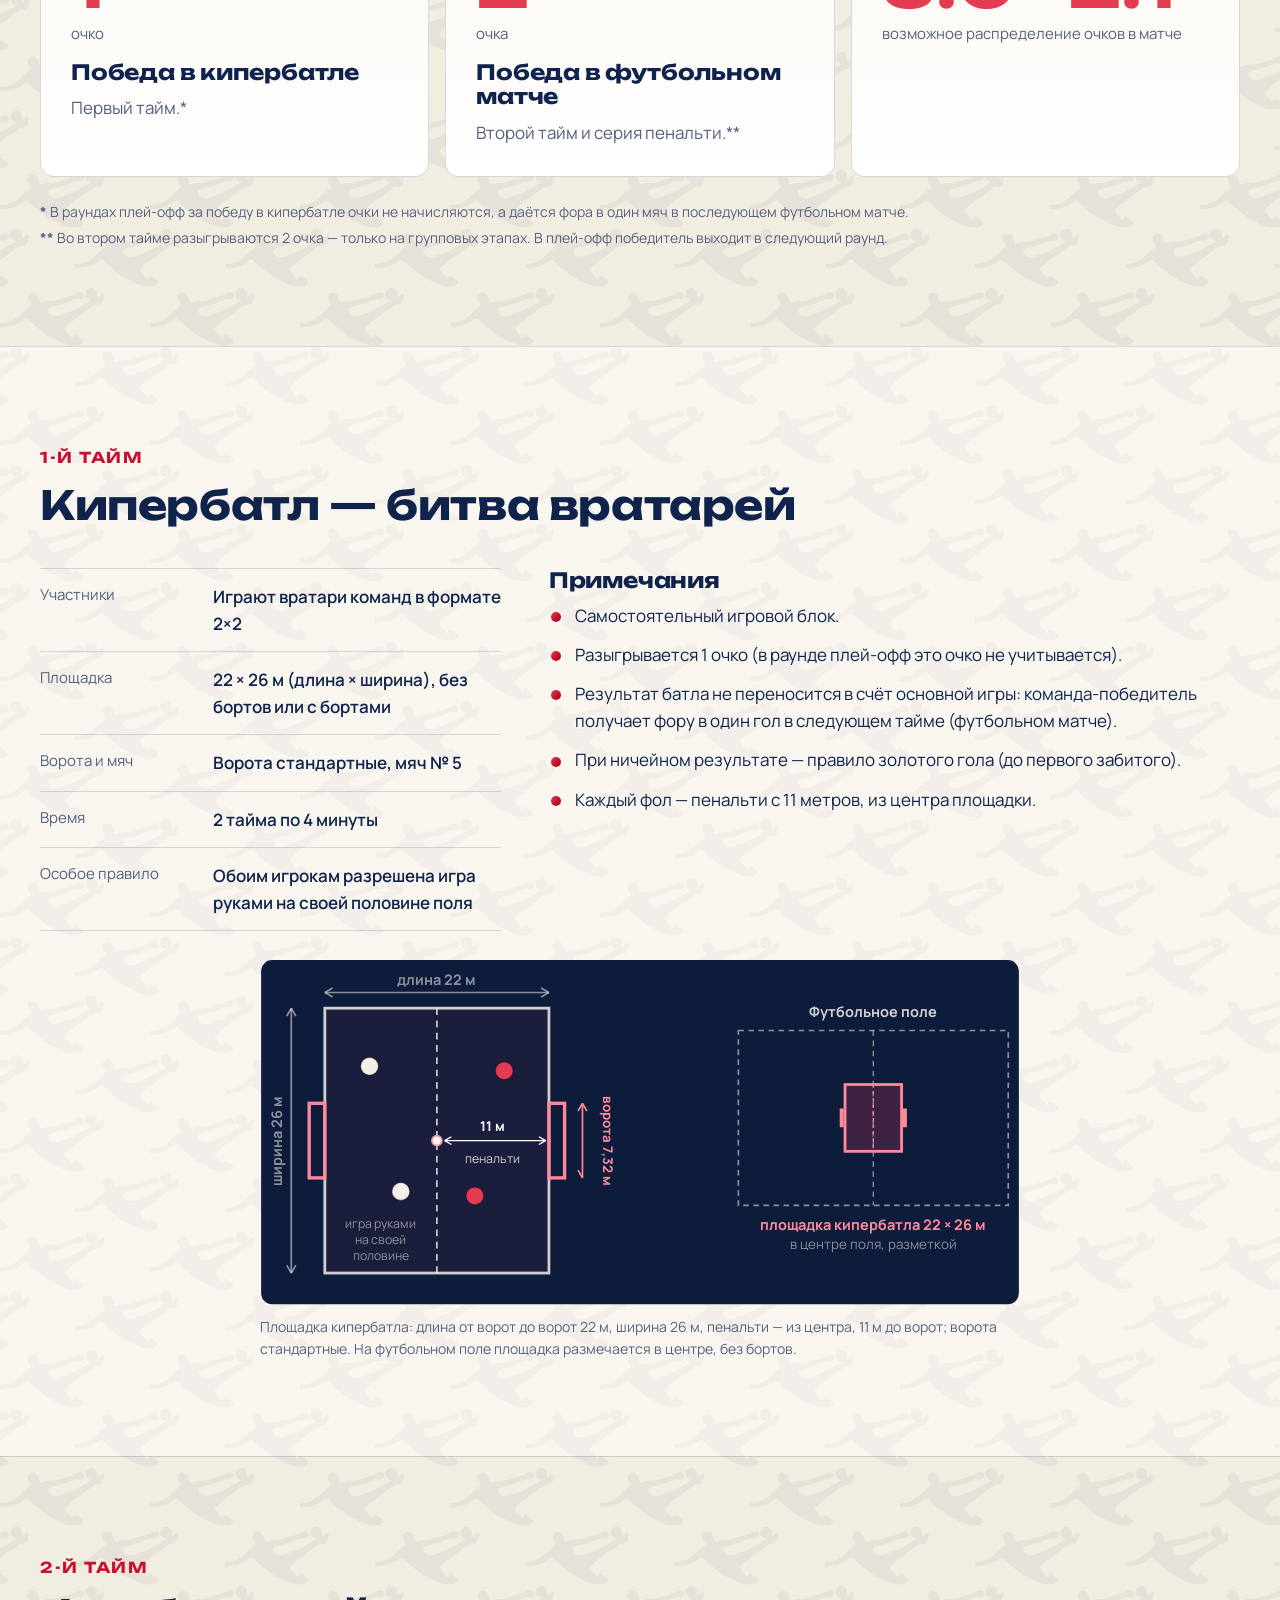
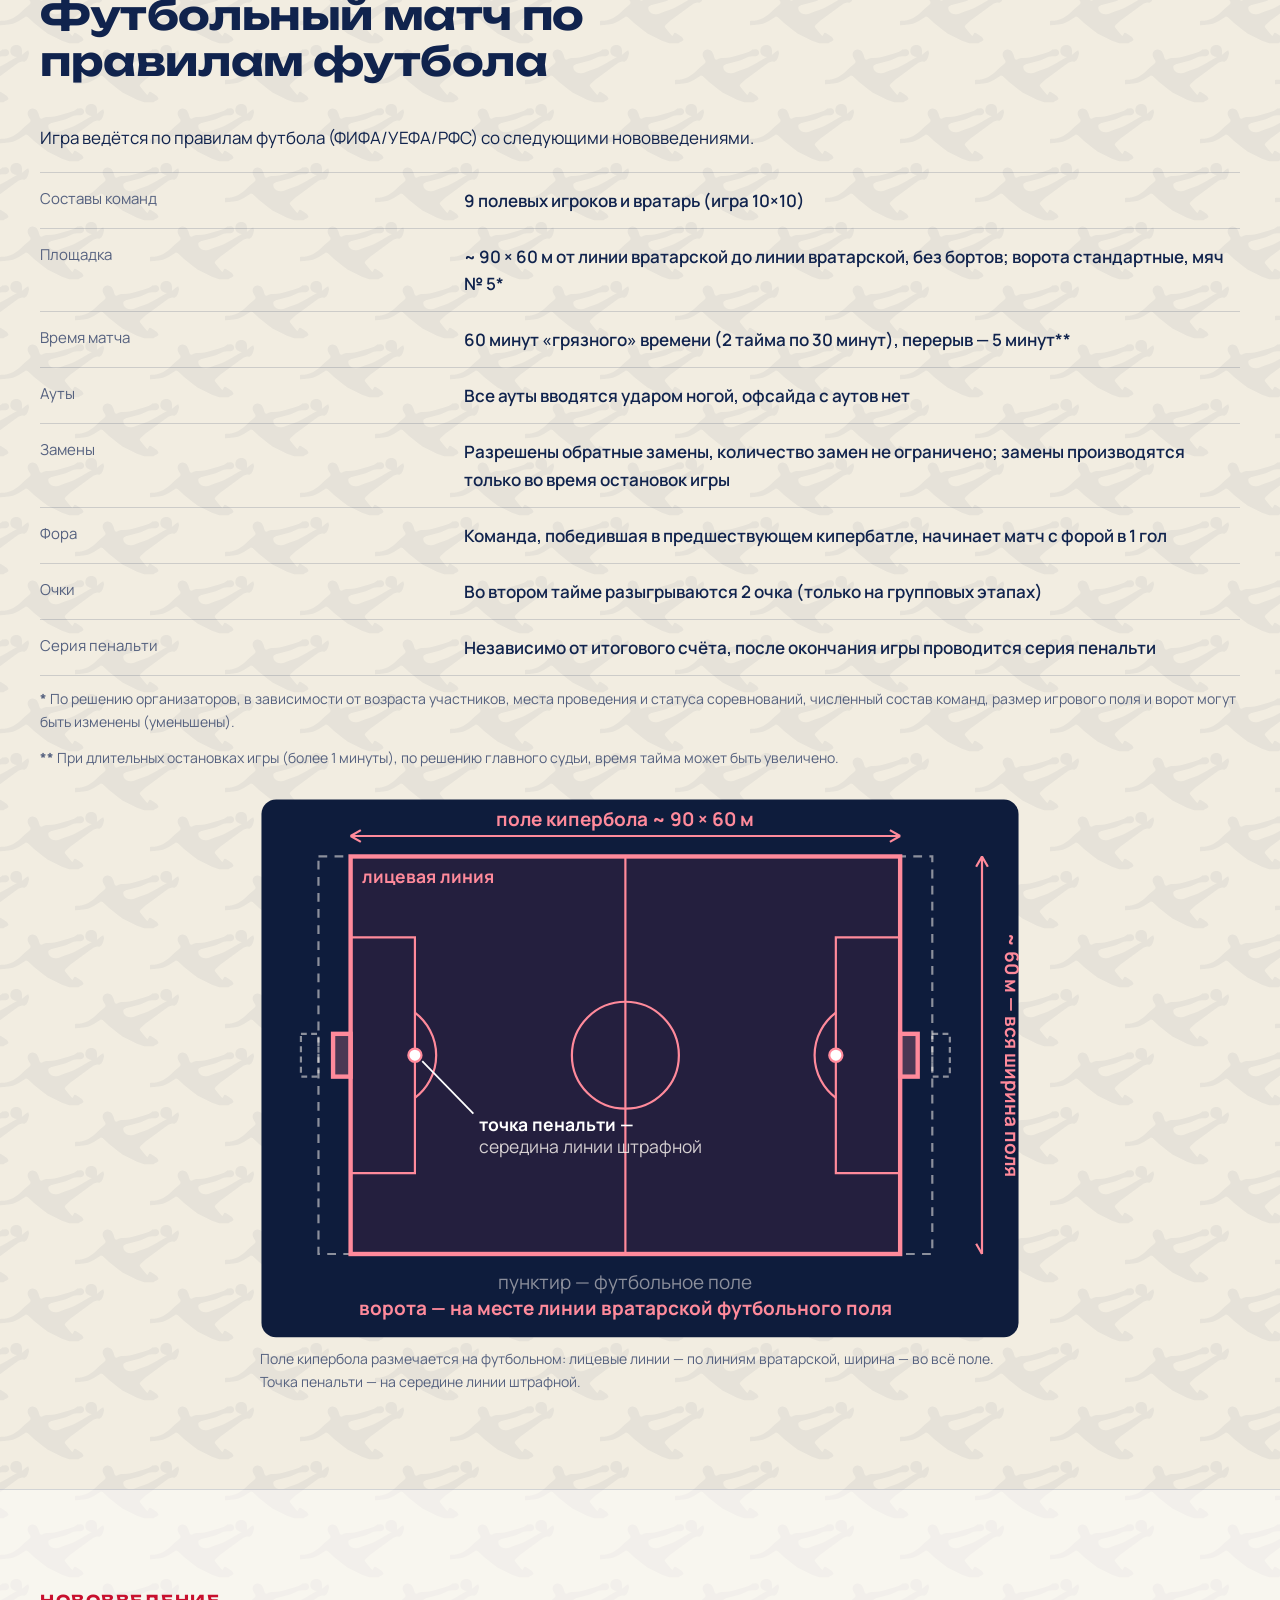
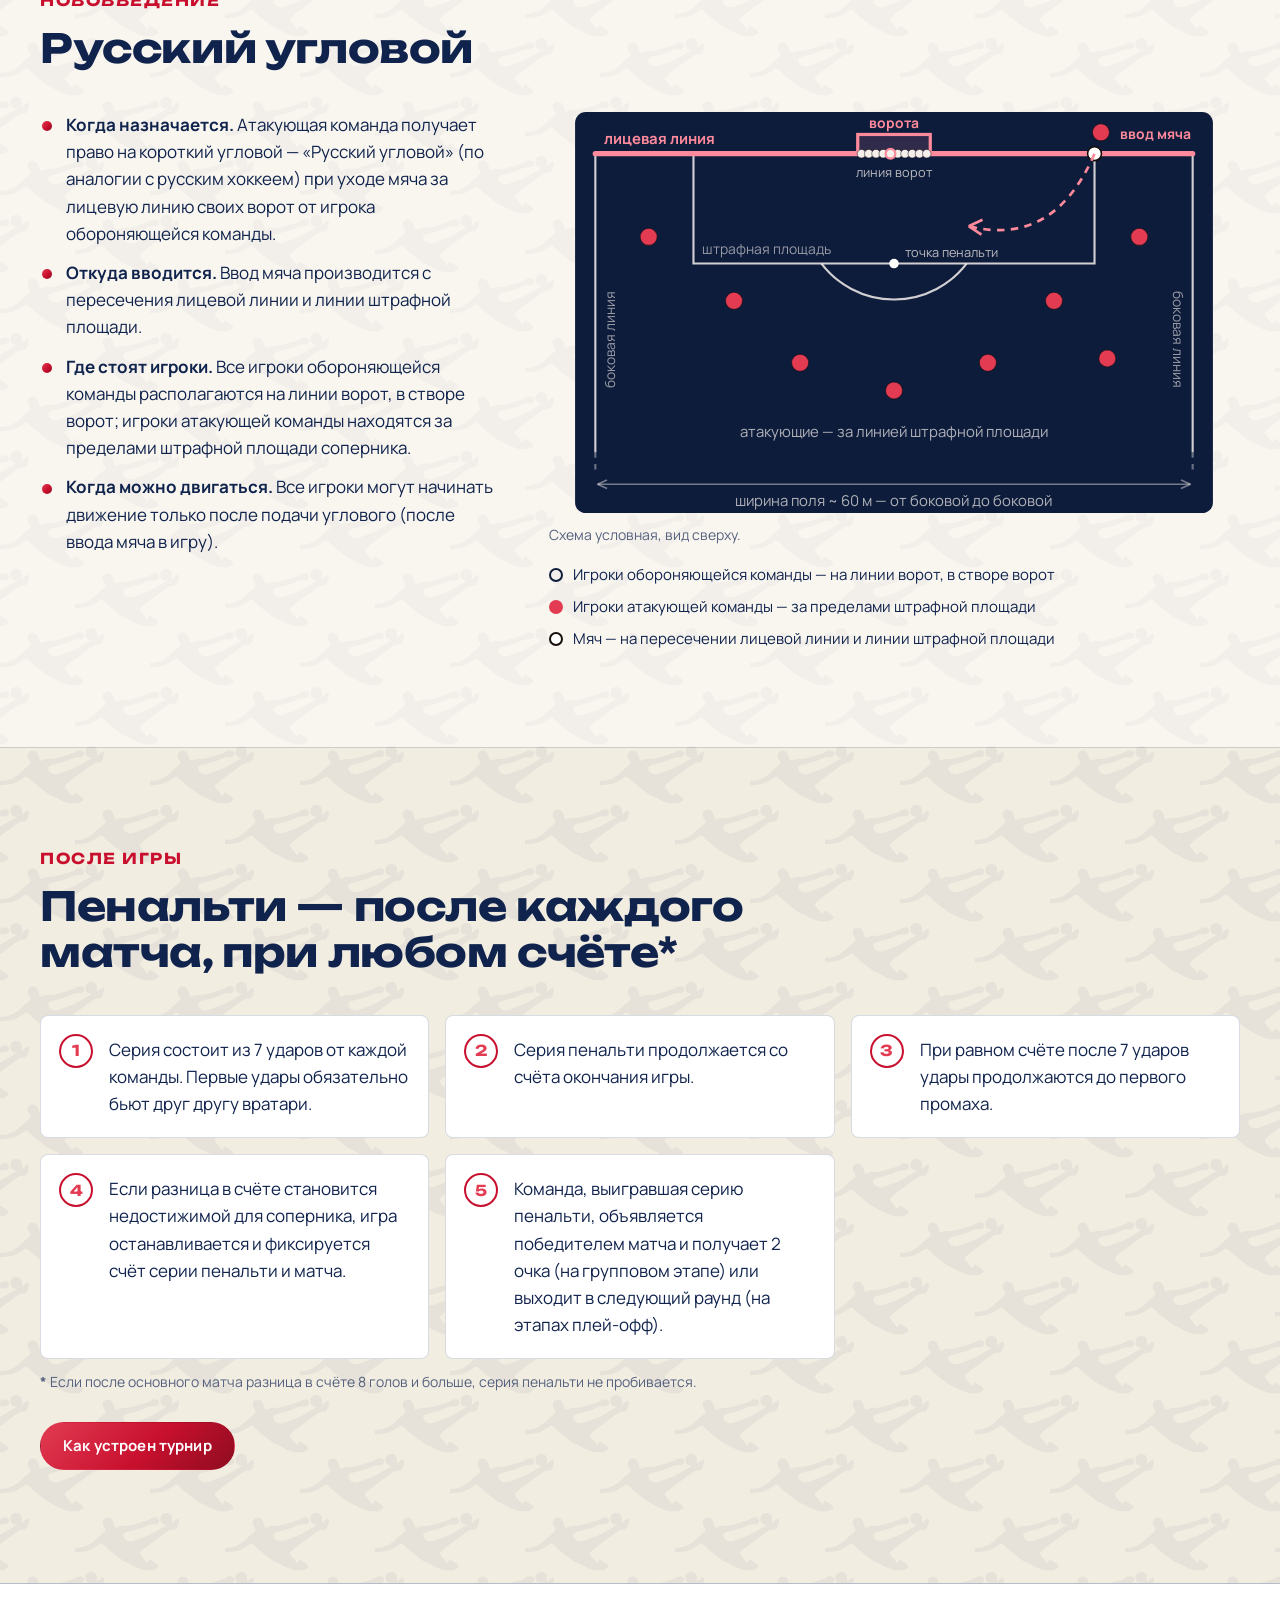
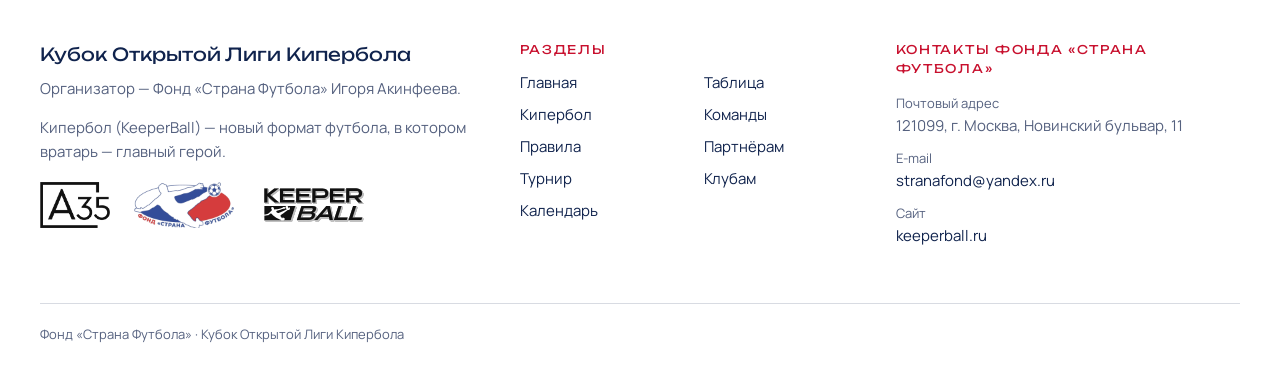
<file: pravila.html>
<!doctype html>
<html lang="ru">
<head>
  <meta charset="utf-8">
  <meta name="viewport" content="width=device-width, initial-scale=1">
  <title>Правила кипербола | Кубок Открытой Лиги Кипербола</title>
  <meta name="description" content="Правила кипербола: кипербатл, второй тайм, русский угловой, серия пенальти и система очков.">
  <meta name="theme-color" content="#0a0a0c">
  <link rel="icon" type="image/png" href="assets/brand/favicon.png">
  <link rel="preconnect" href="https://fonts.googleapis.com">
  <link rel="preconnect" href="https://fonts.gstatic.com" crossorigin>
  <link rel="stylesheet" href="https://fonts.googleapis.com/css2?family=Manrope:wght@400;500;600;700;800&family=Unbounded:wght@500;600;700&display=swap">
  <link rel="stylesheet" href="assets/css/site.css">
  <link rel="stylesheet" href="assets/css/pages/content.css">
  <link rel="stylesheet" href="assets/css/site-cska.css">
  <script>document.documentElement.classList.add("js");</script>
</head>
<body class="theme-cska">
<a class="skip-link" href="#main">К содержимому</a>
<!-- header:start -->
<header class="site-header">
  <div class="wrap site-header__inner">
    <a class="site-brand" href="index.html">
      <img src="assets/brand/kiperbol-3d-chernyy.svg" alt="Кипербол" width="102" height="46">
      <span class="site-brand__text">Кубок Открытой<br>Лиги Кипербола</span>
    </a>
    <button class="site-nav__toggle" type="button" aria-expanded="false" aria-controls="site-nav">
      <span class="site-nav__toggle-icon" aria-hidden="true"></span>
      <span>Меню</span>
    </button>
    <nav class="site-nav" id="site-nav" aria-label="Основное меню">
      <ul class="site-nav__list">
        <li><a href="index.html">Главная</a></li>
        <li class="site-nav__label" aria-hidden="true">Кипербол: концепция и правила</li>
        <li class="site-nav__group-start"><a href="kiperbol.html">Кипербол</a></li>
        <li><a href="pravila.html" aria-current="page">Правила</a></li>
        <li class="site-nav__label" aria-hidden="true">Турнир</li>
        <li class="site-nav__group-start"><a href="turnir.html">Турнир</a></li>
        <li><a href="kalendar.html">Календарь</a></li>
        <li><a href="tablitsa.html">Таблица</a></li>
        <li><a href="komandy.html">Команды</a></li>
        <li class="site-nav__label" aria-hidden="true">Партнёрам и клубам</li>
        <li class="site-nav__group-start"><a href="partneram.html">Партнёрам</a></li>
        <li><a href="klubam.html">Клубам</a></li>
      </ul>
    </nav>
  </div>
</header>
<!-- header:end -->

<main id="main">
  <section class="page-hero">
    <div class="page-hero__media">
      <img src="assets/photos/goalkeeper-save.jpg" alt="Вратарь в падении отражает удар" width="1920" height="1441">
    </div>
    <div class="wrap">
      <p class="eyebrow">Часть 1 · Концепция и правила</p>
      <h1>Правила кипербола</h1>
      <p class="lead">Кипербол — новый формат футбола, в котором вратарское мастерство становится центром игры и внимания. Здесь вратарь — не только последняя линия обороны, а ключевой герой каждого матча.</p>
      <div class="page-hero__actions">
        <a class="btn btn--primary" href="#score">Система очков</a>
        <a class="btn btn--ghost" href="kiperbol.html">О кипербол</a>
      </div>
    </div>
  </section>
  <section class="section section--surface" aria-labelledby="scheme-title">
    <div class="wrap">
      <div class="section__head">
        <p class="eyebrow">Состав матча</p>
        <h2 class="section__title" id="scheme-title">Матч состоит из двух таймов</h2>
      </div>
      <div class="scheme">
        <article class="card">
          <p class="eyebrow">1-й тайм</p>
          <h3 class="card__title">Кипербатл — соревнование вратарей</h3>
          <p class="card__text">Битва вратарей, самостоятельный игровой блок.</p>
          <p class="card__text"><strong>+ победившая команда получает фору в один мяч во втором тайме</strong></p>
          <div class="stat"><span class="stat__value">1</span><span class="stat__label">очко за победу*</span></div>
        </article>
        <span class="scheme__plus" aria-hidden="true">+</span>
        <article class="card">
          <p class="eyebrow">2-й тайм</p>
          <h3 class="card__title">Футбольный матч и обязательная серия пенальти</h3>
          <p class="card__text">Игра по правилам футбола с нововведениями.</p>
          <div class="stat"><span class="stat__value">2</span><span class="stat__label">очка за победу в матче</span></div>
        </article>
      </div>
    </div>
  </section>
  <section class="section" id="score" aria-labelledby="score-title">
    <div class="wrap">
      <div class="section__head">
        <p class="eyebrow">Очки</p>
        <h2 class="section__title" id="score-title">Всего в матче разыгрываются 3 очка</h2>
      </div>
      <div class="points">
        <article class="card">
          <div class="stat"><span class="stat__value">1</span><span class="stat__label">очко</span></div>
          <h3 class="card__title" style="margin-top: 14px">Победа в кипербатле</h3>
          <p class="card__text">Первый тайм.*</p>
        </article>
        <article class="card">
          <div class="stat"><span class="stat__value">2</span><span class="stat__label">очка</span></div>
          <h3 class="card__title" style="margin-top: 14px">Победа в футбольном матче</h3>
          <p class="card__text">Второй тайм и серия пенальти.**</p>
        </article>
        <article class="card">
          <div class="stat"><span class="stat__value">3:0 · 2:1</span><span class="stat__label">возможное распределение очков в матче</span></div>
        </article>
      </div>
      <div class="points__notes">
        <p class="note note--plain"><strong>*</strong> В раундах плей-офф за победу в кипербатле очки не начисляются, а даётся фора в один мяч в последующем футбольном матче.</p>
        <p class="note note--plain"><strong>**</strong> Во втором тайме разыгрываются 2 очка — только на групповых этапах. В плей-офф победитель выходит в следующий раунд.</p>
      </div>
    </div>
  </section>
  <section class="section section--surface" aria-labelledby="keeperbattle-title">
    <div class="wrap">
      <div class="section__head">
        <p class="eyebrow">1-й тайм</p>
        <h2 class="section__title" id="keeperbattle-title">Кипербатл — битва вратарей</h2>
      </div>
      <div class="split">
        <div>
          <dl class="facts">
            <div><dt>Участники</dt><dd>Играют вратари команд в формате 2×2</dd></div>
            <div><dt>Площадка</dt><dd>22 × 26 м (длина × ширина), без бортов или с бортами</dd></div>
            <div><dt>Ворота и мяч</dt><dd>Ворота стандартные, мяч № 5</dd></div>
            <div><dt>Время</dt><dd>2 тайма по 4 минуты</dd></div>
            <div><dt>Особое правило</dt><dd>Обоим игрокам разрешена игра руками на своей половине поля</dd></div>
          </dl>
        </div>
        <div>
          <h3 class="card__title">Примечания</h3>
          <ul class="rules-list">
            <li>Самостоятельный игровой блок.</li>
            <li>Разыгрывается 1 очко (в раунде плей-офф это очко не учитывается).</li>
            <li>Результат батла не переносится в счёт основной игры: команда-победитель получает фору в один гол в следующем тайме (футбольном матче).</li>
            <li>При ничейном результате — правило золотого гола (до первого забитого).</li>
            <li>Каждый фол — пенальти с 11 метров, из центра площадки.</li>
          </ul>
        </div>
      </div>
      <figure class="field-fig">
        <svg viewBox="0 0 680 310" role="img" aria-label="Площадка кипербатла: длина от ворот до ворот 22 метра, ширина 26 метров, ворота стандартные 7,32 метра, по два вратаря в каждой команде; пенальти бьют из центра площадки, 11 метров до ворот; справа — футбольное поле, в центре которого разметкой выделена площадка кипербатла"><rect x="1" y="1" width="678" height="308" rx="10" fill="#0E1C3C"/><rect x="58" y="44" width="200.53" height="236.99" fill="rgba(226,59,82,0.06)" stroke="rgba(244,239,235,0.85)" stroke-width="2.5"/><line x1="158.26" y1="44" x2="158.26" y2="280.99" stroke="rgba(244,239,235,0.85)" stroke-width="1.5" stroke-dasharray="6 5"/><rect x="44" y="129.13" width="14" height="66.72" fill="none" stroke="#FF8A9B" stroke-width="3"/><rect x="258.53" y="129.13" width="14" height="66.72" fill="none" stroke="#FF8A9B" stroke-width="3"/><g fill="#f4efeb" stroke="rgba(10,10,12,.5)"><circle cx="98" cy="96" r="8"/><circle cx="126" cy="208" r="8"/></g><g fill="#E23B52" stroke="rgba(10,10,12,.5)"><circle cx="218.53" cy="100" r="8"/><circle cx="192.26" cy="212" r="8"/></g><g stroke="#fff" stroke-width="1.2" fill="none"><line x1="165.26" y1="162.5" x2="255.53" y2="162.5"/><path d="M165.26 162.5 l6 -3.5 m-6 3.5 l6 3.5 M255.53 162.5 l-6 -3.5 m6 3.5 l-6 3.5"/></g><circle cx="158.26" cy="162.5" r="4.5" fill="#fff" stroke="#FF8A9B" stroke-width="1.5"/><text x="208.4" y="153.5" text-anchor="middle" font-family="Manrope, Arial, sans-serif" font-size="12" font-weight="700" fill="#fff">11 м</text><text x="208.4" y="182.5" text-anchor="middle" font-family="Manrope, Arial, sans-serif" font-size="11" fill="rgba(244,239,235,0.85)">пенальти</text><text x="108.13" y="240.99" text-anchor="middle" font-family="Manrope, Arial, sans-serif" font-size="11" fill="rgba(244,239,235,0.55)">игра руками</text><text x="108.13" y="254.99" text-anchor="middle" font-family="Manrope, Arial, sans-serif" font-size="11" fill="rgba(244,239,235,0.55)">на своей</text><text x="108.13" y="268.99" text-anchor="middle" font-family="Manrope, Arial, sans-serif" font-size="11" fill="rgba(244,239,235,0.55)">половине</text><g stroke="rgba(244,239,235,0.55)" stroke-width="1.5" fill="none"><line x1="58" y1="30" x2="258.53" y2="30"/><path d="M58 30 l7 -4 m-7 4 l7 4 M258.53 30 l-7 -4 m7 4 l-7 4"/></g><text x="158.26" y="23" text-anchor="middle" font-family="Manrope, Arial, sans-serif" font-size="13" font-weight="700" fill="rgba(244,239,235,0.55)">длина 22 м</text><g stroke="rgba(244,239,235,0.55)" stroke-width="1.5" fill="none"><line x1="28" y1="44" x2="28" y2="280.99"/><path d="M28 44 l-4 7 m4 -7 l4 7 M28 280.99 l-4 -7 m4 7 l4 -7"/></g><text transform="translate(20 162.5) rotate(-90)" text-anchor="middle" font-family="Manrope, Arial, sans-serif" font-size="13" font-weight="700" fill="rgba(244,239,235,0.55)">ширина 26 м</text><g stroke="#FF8A9B" stroke-width="1.5" fill="none"><line x1="288.53" y1="129.13" x2="288.53" y2="195.86"/><path d="M288.53 129.13 l-4 7 m4 -7 l4 7 M288.53 195.86 l-4 -7 m4 7 l-4 -7"/></g><text transform="translate(306.53 162.5) rotate(90)" text-anchor="middle" font-family="Manrope, Arial, sans-serif" font-size="12" font-weight="700" fill="#FF8A9B">ворота 7,32 м</text><rect x="428" y="64" width="241.5" height="156.4" fill="none" stroke="rgba(244,239,235,0.55)" stroke-width="1.5" stroke-dasharray="5 4"/><line x1="548.75" y1="64" x2="548.75" y2="220.4" stroke="rgba(244,239,235,0.55)" stroke-width="1.2" stroke-dasharray="5 4"/><rect x="523.45" y="112.3" width="50.6" height="59.8" fill="rgba(226,59,82,0.22)" stroke="#FF8A9B" stroke-width="2.5"/><line x1="548.75" y1="112.3" x2="548.75" y2="172.1" stroke="#FF8A9B" stroke-width="1.2" stroke-dasharray="3 3"/><line x1="520.45" y1="133.78" x2="520.45" y2="150.62" stroke="#FF8A9B" stroke-width="3.5"/><line x1="577.05" y1="133.78" x2="577.05" y2="150.62" stroke="#FF8A9B" stroke-width="3.5"/><text x="548.75" y="52" text-anchor="middle" font-family="Manrope, Arial, sans-serif" font-size="13" font-weight="700" fill="rgba(244,239,235,0.85)">Футбольное поле</text><text x="548.75" y="242.4" text-anchor="middle" font-family="Manrope, Arial, sans-serif" font-size="13" font-weight="700" fill="#FF8A9B">площадка кипербатла 22 × 26 м</text><text x="548.75" y="259.4" text-anchor="middle" font-family="Manrope, Arial, sans-serif" font-size="12" fill="rgba(244,239,235,0.55)">в центре поля, разметкой</text></svg>
        <figcaption>Площадка кипербатла: длина от ворот до ворот 22 м, ширина 26 м, пенальти — из центра, 11 м до ворот; ворота стандартные. На футбольном поле площадка размечается в центре, без бортов.</figcaption>
      </figure>
    </div>
  </section>
  <section class="section" aria-labelledby="secondhalf-title">
    <div class="wrap">
      <div class="section__head">
        <p class="eyebrow">2-й тайм</p>
        <h2 class="section__title" id="secondhalf-title">Футбольный матч по правилам футбола</h2>
      </div>
      <p class="prose">Игра ведётся по правилам футбола (ФИФА/УЕФА/РФС) со следующими нововведениями.</p>
      <dl class="facts" style="margin-top: 20px">
        <div><dt>Составы команд</dt><dd>9 полевых игроков и вратарь (игра 10×10)</dd></div>
        <div><dt>Площадка</dt><dd>~ 90 × 60 м от линии вратарской до линии вратарской, без бортов; ворота стандартные, мяч № 5*</dd></div>
        <div><dt>Время матча</dt><dd>60 минут «грязного» времени (2 тайма по 30 минут), перерыв — 5 минут**</dd></div>
        <div><dt>Ауты</dt><dd>Все ауты вводятся ударом ногой, офсайда с аутов нет</dd></div>
        <div><dt>Замены</dt><dd>Разрешены обратные замены, количество замен не ограничено; замены производятся только во время остановок игры</dd></div>
        <div><dt>Фора</dt><dd>Команда, победившая в предшествующем кипербатле, начинает матч с форой в 1 гол</dd></div>
        <div><dt>Очки</dt><dd>Во втором тайме разыгрываются 2 очка (только на групповых этапах)</dd></div>
        <div><dt>Серия пенальти</dt><dd>Независимо от итогового счёта, после окончания игры проводится серия пенальти</dd></div>
      </dl>
      <p class="note note--plain"><strong>*</strong> По решению организаторов, в зависимости от возраста участников, места проведения и статуса соревнований, численный состав команд, размер игрового поля и ворот могут быть изменены (уменьшены).</p>
      <p class="note note--plain"><strong>**</strong> При длительных остановках игры (более 1 минуты), по решению главного судьи, время тайма может быть увеличено.</p>
      <figure class="field-fig">
        <svg viewBox="0 0 520 370" role="img" aria-label="Футбольное поле пунктиром и поле кипербола около 90 на 60 метров поверх него, во всю ширину футбольного: лицевые линии кипербола проходят по линиям вратарской, ворота стоят на них, точка пенальти — на середине линии штрафной площади"><rect x="1" y="1" width="518" height="368" rx="10" fill="#0E1C3C"/><rect x="40" y="40" width="420" height="272" fill="none" stroke="rgba(244,239,235,0.55)" stroke-width="1.5" stroke-dasharray="6 5"/><rect x="28" y="161.36" width="12" height="29.28" fill="none" stroke="rgba(244,239,235,0.55)" stroke-width="1.5" stroke-dasharray="4 3"/><rect x="460" y="161.36" width="12" height="29.28" fill="none" stroke="rgba(244,239,235,0.55)" stroke-width="1.5" stroke-dasharray="4 3"/><rect x="62" y="40" width="376" height="272" fill="rgba(226,59,82,0.10)" stroke="#FF8A9B" stroke-width="3"/><line x1="250" y1="40" x2="250" y2="312" stroke="#FF8A9B" stroke-width="1.5"/><path d="M106 146.8 A 36.6 36.6 0 0 1 106 205.2" fill="none" stroke="#FF8A9B" stroke-width="1.5"/><path d="M394 146.8 A 36.6 36.6 0 0 0 394 205.2" fill="none" stroke="#FF8A9B" stroke-width="1.5"/><circle cx="250" cy="176" r="36.6" fill="none" stroke="#FF8A9B" stroke-width="1.5"/><path d="M62 95.36 H 106 V 256.64 H 62" fill="none" stroke="#FF8A9B" stroke-width="1.5"/><rect x="50" y="161.36" width="12" height="29.28" fill="#FF8A9B" fill-opacity=".25" stroke="#FF8A9B" stroke-width="3"/><circle cx="106" cy="176" r="4.5" fill="#fff" stroke="#FF8A9B" stroke-width="1.5"/><path d="M438 95.36 H 394 V 256.64 H 438" fill="none" stroke="#FF8A9B" stroke-width="1.5"/><rect x="438" y="161.36" width="12" height="29.28" fill="#FF8A9B" fill-opacity=".25" stroke="#FF8A9B" stroke-width="3"/><circle cx="394" cy="176" r="4.5" fill="#fff" stroke="#FF8A9B" stroke-width="1.5"/><g stroke="#FF8A9B" stroke-width="1.5" fill="none"><line x1="62" y1="26" x2="438" y2="26"/><path d="M62 26 l7 -4 m-7 4 l7 4 M438 26 l-7 -4 m7 4 l-7 4"/></g><text x="250" y="19" text-anchor="middle" font-family="Manrope, Arial, sans-serif" font-size="13" font-weight="700" fill="#FF8A9B">поле кипербола ~ 90 × 60 м</text><g stroke="#FF8A9B" stroke-width="1.5" fill="none"><line x1="494" y1="40" x2="494" y2="312"/><path d="M494 40 l-4 7 m4 -7 l4 7 M494 312 l-4 -7 m4 7 l-4 -7"/></g><text transform="translate(510 176) rotate(90)" text-anchor="middle" font-family="Manrope, Arial, sans-serif" font-size="13" font-weight="700" fill="#FF8A9B">~ 60 м — вся ширина поля</text><path d="M111 180 L 146 216" stroke="#fff" stroke-width="1.2"/><text x="150" y="228" font-family="Manrope, Arial, sans-serif" font-size="12" font-weight="700" fill="#fff">точка пенальти —</text><text x="150" y="243" font-family="Manrope, Arial, sans-serif" font-size="12" fill="rgba(244,239,235,0.85)">середина линии штрафной</text><text x="70" y="58" font-family="Manrope, Arial, sans-serif" font-size="12" font-weight="700" fill="#FF8A9B">лицевая линия</text><text x="250" y="336" text-anchor="middle" font-family="Manrope, Arial, sans-serif" font-size="13" fill="rgba(244,239,235,0.55)">пунктир — футбольное поле</text><text x="250" y="354" text-anchor="middle" font-family="Manrope, Arial, sans-serif" font-size="13" font-weight="700" fill="#FF8A9B">ворота — на месте линии вратарской футбольного поля</text></svg>
        <figcaption>Поле кипербола размечается на футбольном: лицевые линии — по линиям вратарской, ширина — во всё поле. Точка пенальти — на середине линии штрафной.</figcaption>
      </figure>
    </div>
  </section>
  <section class="section section--surface" aria-labelledby="corner-title">
    <div class="wrap">
      <div class="section__head">
        <p class="eyebrow">Нововведение</p>
        <h2 class="section__title" id="corner-title">Русский угловой</h2>
      </div>
      <div class="split">
        <div>
          <ul class="rules-list">
            <li><strong>Когда назначается.</strong> Атакующая команда получает право на короткий угловой — «Русский угловой» (по аналогии с русским хоккеем) при уходе мяча за лицевую линию своих ворот от игрока обороняющейся команды.</li>
            <li><strong>Откуда вводится.</strong> Ввод мяча производится с пересечения лицевой линии и линии штрафной площади.</li>
            <li><strong>Где стоят игроки.</strong> Все игроки обороняющейся команды располагаются на линии ворот, в створе ворот; игроки атакующей команды находятся за пределами штрафной площади соперника.</li>
            <li><strong>Когда можно двигаться.</strong> Все игроки могут начинать движение только после подачи углового (после ввода мяча в игру).</li>
          </ul>
        </div>
        <figure class="corner-fig field-fig">
          <svg viewBox="0 0 600 378" role="img" aria-label="Схема русского углового на всю ширину поля: ворота стоят на лицевой линии, все десять игроков обороняющейся команды выстроены на линии ворот в створе ворот, атакующие — за пределами штрафной площади, мяч вводится с пересечения лицевой линии и линии штрафной площади">
              <rect x="1" y="1" width="598" height="376" rx="10" fill="#0E1C3C"/>

              <!-- боковые линии, штрафная площадь, треть поля -->
              <g fill="none" stroke="rgba(244,239,235,0.85)" stroke-width="2">
                <path d="M20 320 V 40 M580 40 V 320"/>
                <path d="M112 40 V 143 H 488 V 40"/>
                <path d="M232.0 143 A 85.4 85.4 0 0 0 368.0 143"/>
              </g>
              <g fill="none" stroke="rgba(244,239,235,0.4)" stroke-width="2" stroke-dasharray="5 6">
                <path d="M20 320 V 336 M580 320 V 336"/>
              </g>
              <circle cx="300" cy="143" r="4.5" fill="#fff"/><text x="310" y="137" font-family="Manrope, Arial, sans-serif" font-size="12" fill="rgba(244,239,235,0.75)">точка пенальти</text>
              <text x="120" y="134" font-family="Manrope, Arial, sans-serif" font-size="13" fill="rgba(244,239,235,0.6)">штрафная площадь</text>
              <text transform="translate(38 260) rotate(-90)" font-family="Manrope, Arial, sans-serif" font-size="13" fill="rgba(244,239,235,0.6)">боковая линия</text>
              <text transform="translate(562 260) rotate(90)" text-anchor="end" font-family="Manrope, Arial, sans-serif" font-size="13" fill="rgba(244,239,235,0.6)">боковая линия</text>

              <!-- лицевая линия поля кипербола -->
              <line x1="20" y1="40" x2="580" y2="40" stroke="#FF8A9B" stroke-width="5" stroke-linecap="round"/>
              <text x="28" y="31" font-family="Manrope, Arial, sans-serif" font-size="14" font-weight="700" fill="#FF8A9B">лицевая линия</text>

              <!-- ворота на лицевой линии -->
              <rect x="266" y="22" width="68" height="18" fill="rgba(255,138,155,0.14)" stroke="#FF8A9B" stroke-width="3"/>
              <text x="300" y="16" text-anchor="middle" font-family="Manrope, Arial, sans-serif" font-size="13" font-weight="700" fill="#FF8A9B">ворота</text>
              <text x="300" y="62" text-anchor="middle" font-family="Manrope, Arial, sans-serif" font-size="12" fill="rgba(244,239,235,0.75)">линия ворот</text>

              <!-- обороняющиеся: все десять на линии ворот, в створе ворот -->
              <g fill="#f4efeb" stroke="rgba(10,10,12,0.55)" stroke-width="0.8">
                <circle cx="269.5" cy="40" r="4"/><circle cx="276.3" cy="40" r="4"/><circle cx="283.1" cy="40" r="4"/><circle cx="289.9" cy="40" r="4"/><circle cx="303.5" cy="40" r="4"/><circle cx="310.3" cy="40" r="4"/><circle cx="317.1" cy="40" r="4"/><circle cx="323.9" cy="40" r="4"/><circle cx="330.7" cy="40" r="4"/>
              </g>
              <circle cx="296.7" cy="40" r="4.5" fill="#f4efeb" stroke="#FF8A9B" stroke-width="2.2"/>

              <!-- атакующие — за штрафной -->
              <g fill="#E23B52" stroke="rgba(10,10,12,0.55)" stroke-width="1">
                <circle cx="70" cy="118" r="8"/><circle cx="150" cy="178" r="8"/><circle cx="212" cy="236" r="8"/>
                <circle cx="388" cy="236" r="8"/><circle cx="450" cy="178" r="8"/><circle cx="530" cy="118" r="8"/>
                <circle cx="300" cy="262" r="8"/><circle cx="500" cy="232" r="8"/>
              </g>

              <!-- подающий и мяч: пересечение лицевой линии и линии штрафной площади -->
              <circle cx="494" cy="20" r="8" fill="#E23B52" stroke="rgba(10,10,12,0.55)" stroke-width="1"/>
              <circle cx="488" cy="40" r="6.5" fill="#fff" stroke="#160e0a" stroke-width="1.5"/>
              <path d="M488 40 Q 450 128 370 108" fill="none" stroke="#FF8A9B" stroke-width="2.5" stroke-dasharray="7 6"/>
              <path d="M370 108 l13 -6 m-13 6 l12 8" stroke="#FF8A9B" stroke-width="2.5" fill="none"/>
              <text x="545" y="26" text-anchor="middle" font-family="Manrope, Arial, sans-serif" font-size="13" font-weight="700" fill="#FF8A9B">ввод мяча</text>

              <text x="300" y="306" text-anchor="middle" font-family="Manrope, Arial, sans-serif" font-size="14" fill="rgba(244,239,235,0.7)">атакующие — за линией штрафной площади</text>

              <!-- ширина поля -->
              <g stroke="rgba(244,239,235,0.45)" stroke-width="1.5" fill="none">
                <line x1="22" y1="350" x2="578" y2="350"/>
                <path d="M22 350 l9 -4 m-9 4 l9 4 M578 350 l-9 -4 m9 4 l-9 4"/>
              </g>
              <text x="300" y="370" text-anchor="middle" font-family="Manrope, Arial, sans-serif" font-size="14" fill="rgba(244,239,235,0.7)">ширина поля ~ 60 м — от боковой до боковой</text>
            </svg>
          <figcaption>Схема условная, вид сверху.</figcaption>
          <ul class="legend">
            <li><i class="l-def"></i>Игроки обороняющейся команды — на линии ворот, в створе ворот</li>
            <li><i class="l-att"></i>Игроки атакующей команды — за пределами штрафной площади</li>
            <li><i class="l-ball"></i>Мяч — на пересечении лицевой линии и линии штрафной площади</li>
          </ul>
        </figure>
      </div>
    </div>
  </section>
  <section class="section" aria-labelledby="penalty-title">
    <div class="wrap">
      <div class="section__head">
        <p class="eyebrow">После игры</p>
        <h2 class="section__title" id="penalty-title">Пенальти — после каждого матча, при любом счёте*</h2>
      </div>
      <ol class="steps">
        <li>Серия состоит из 7 ударов от каждой команды. Первые удары обязательно бьют друг другу вратари.</li>
        <li>Серия пенальти продолжается со счёта окончания игры.</li>
        <li>При равном счёте после 7 ударов удары продолжаются до первого промаха.</li>
        <li>Если разница в счёте становится недостижимой для соперника, игра останавливается и фиксируется счёт серии пенальти и матча.</li>
        <li>Команда, выигравшая серию пенальти, объявляется победителем матча и получает 2 очка (на групповом этапе) или выходит в следующий раунд (на этапах плей-офф).</li>
      </ol>
      <p class="note note--plain"><strong>*</strong> Если после основного матча разница в счёте 8 голов и больше, серия пенальти не пробивается.</p>
      <p class="section__more no-print"><a class="btn btn--primary" href="turnir.html">Как устроен турнир</a></p>
    </div>
  </section>

</main>

<!-- footer:start -->
<footer class="site-footer">
  <div class="wrap">
    <div class="site-footer__grid">
      <div>
        <p class="site-footer__title">Кубок Открытой Лиги Кипербола</p>
        <p>Организатор — Фонд «Страна Футбола» Игоря Акинфеева.</p>
        <p>Кипербол (KeeperBall) — новый формат футбола, в котором вратарь — главный герой.</p>
        <div class="site-footer__logos">
          <img src="assets/brand/a35-logo.png" alt="А35 — Академия Игоря Акинфеева" width="900" height="594" decoding="async">
          <img src="assets/brand/fond-strana-futbola.png" alt="Фонд «Страна Футбола»" width="1200" height="552" decoding="async">
          <img src="assets/brand/keeperball-3d-chernyy.svg" alt="KEEPERBALL" width="1207" height="493" decoding="async">
        </div>
      </div>
      <nav aria-label="Меню в подвале">
        <p class="site-footer__heading">Разделы</p>
        <ul class="site-footer__menu">
          <li><a href="index.html">Главная</a></li>
          <li><a href="kiperbol.html">Кипербол</a></li>
          <li><a href="pravila.html">Правила</a></li>
          <li><a href="turnir.html">Турнир</a></li>
          <li><a href="kalendar.html">Календарь</a></li>
          <li><a href="tablitsa.html">Таблица</a></li>
          <li><a href="komandy.html">Команды</a></li>
          <li><a href="partneram.html">Партнёрам</a></li>
          <li><a href="klubam.html">Клубам</a></li>
        </ul>
      </nav>
      <div>
        <p class="site-footer__heading">Контакты Фонда «Страна Футбола»</p>
        <dl class="site-footer__contacts">
          <dt>Почтовый адрес</dt>
          <dd>121099, г. Москва, Новинский бульвар, 11</dd>
          <dt>E-mail</dt>
          <dd><a data-contact="email" href="mailto:stranafond@yandex.ru">stranafond@yandex.ru</a></dd>
          <dt>Сайт</dt>
          <dd><a href="https://keeperball.ru">keeperball.ru</a></dd>
        </dl>
      </div>
    </div>
    <p class="site-footer__bottom">Фонд «Страна Футбола» · Кубок Открытой Лиги Кипербола</p>
  </div>
</footer>
<!-- footer:end -->

<script src="data/site-data.js"></script>
<script src="assets/js/site.js"></script>
</body>
</html>
</file>
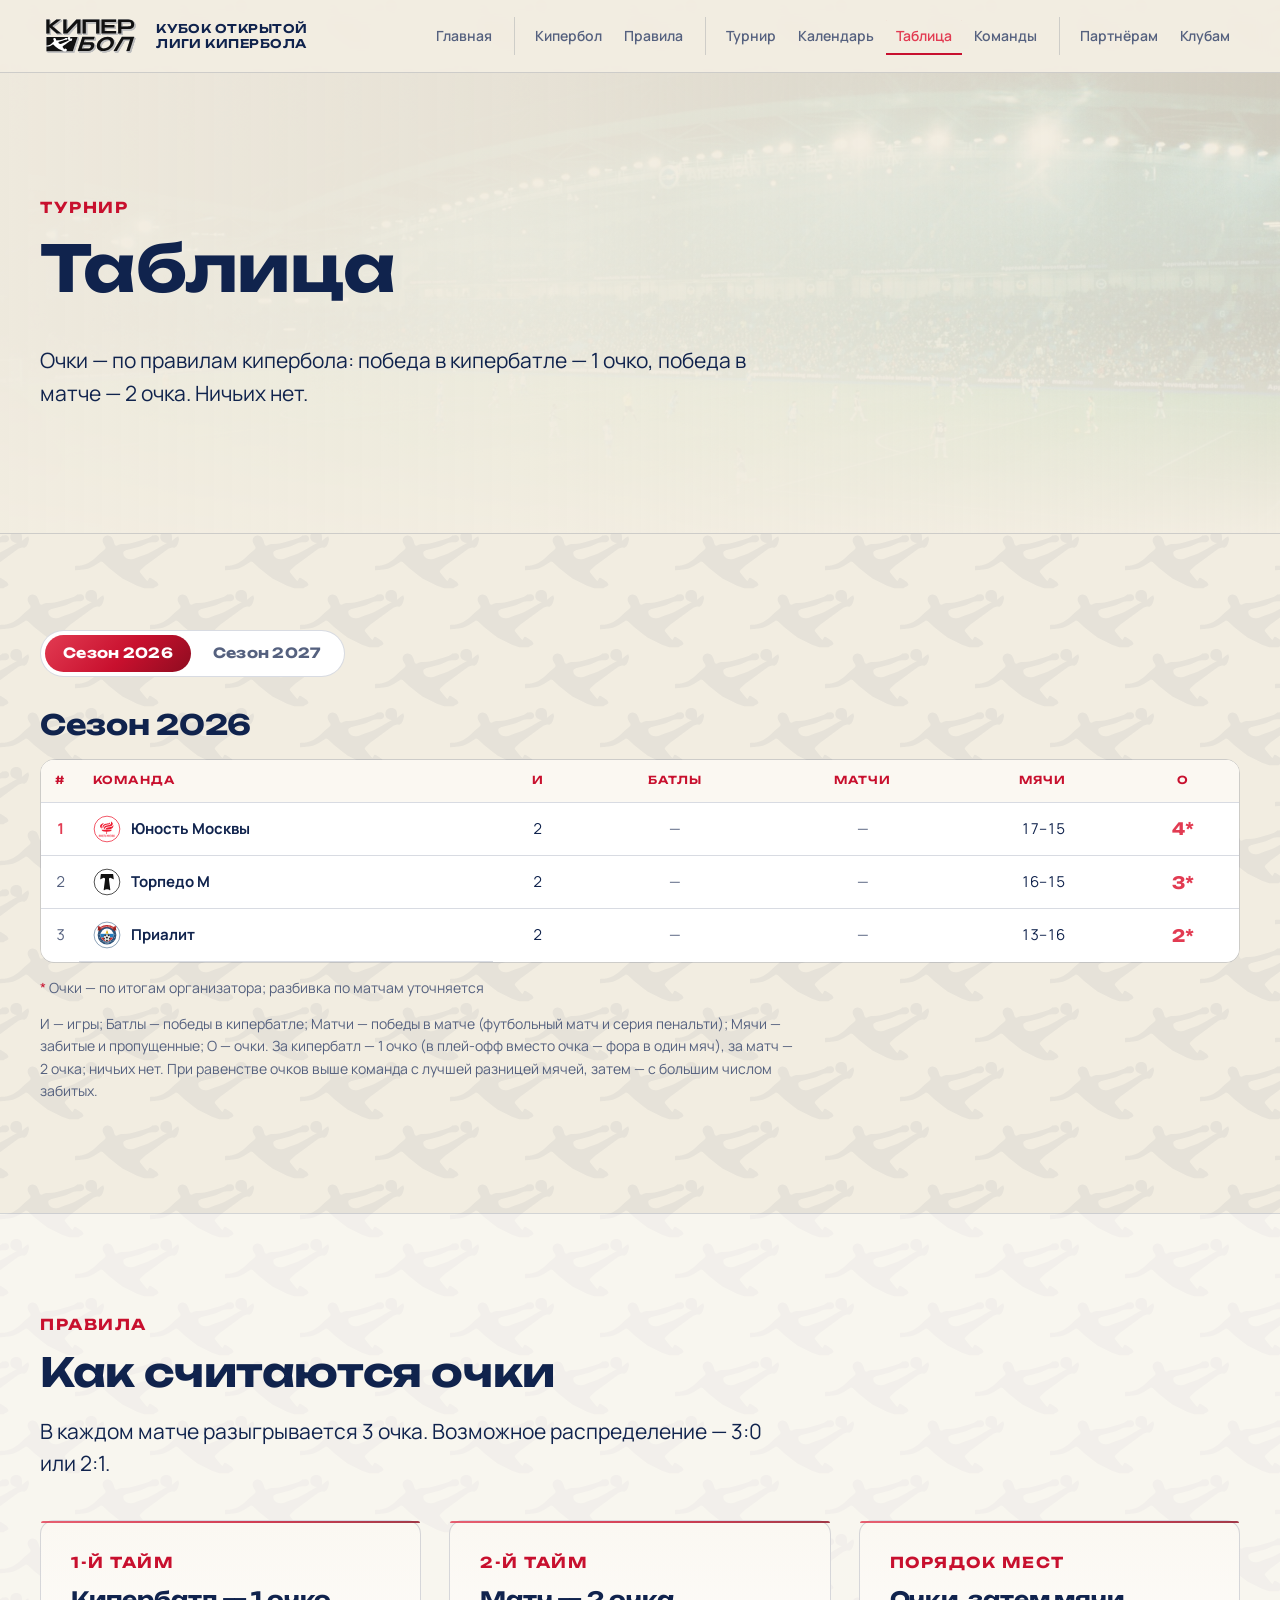
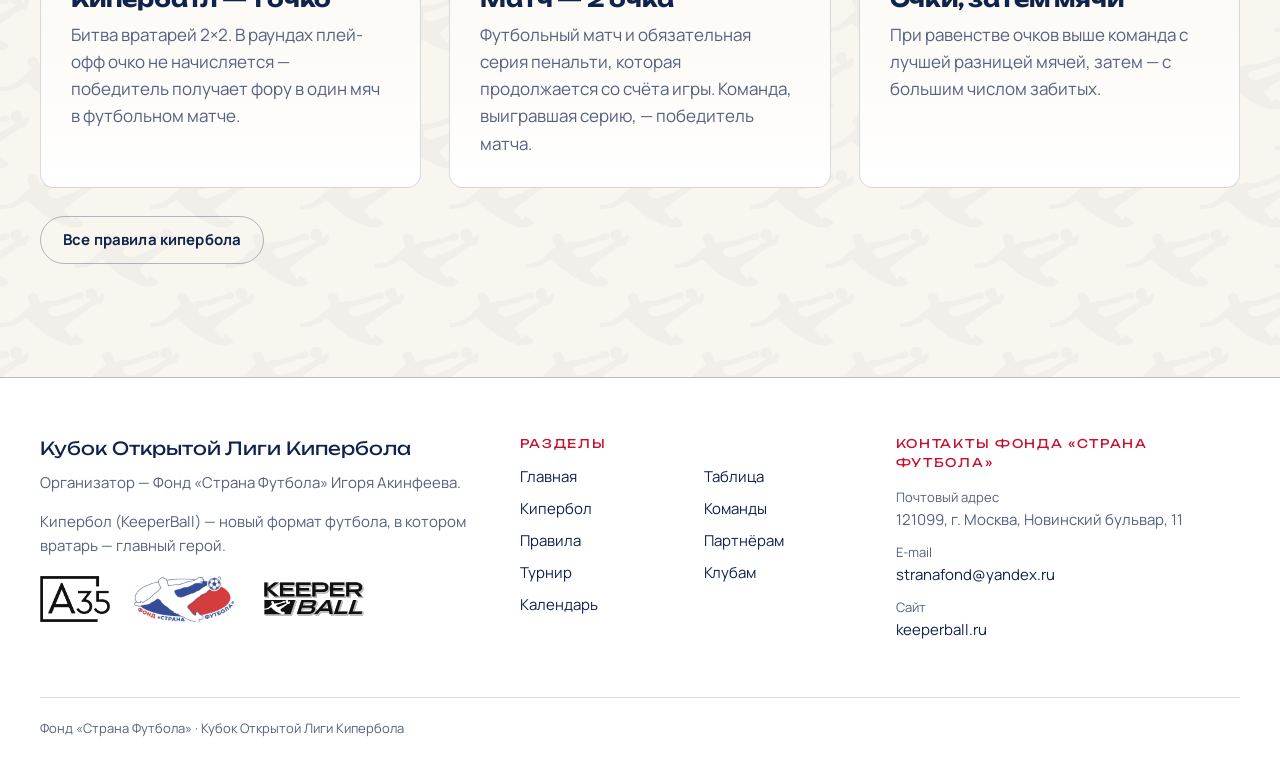
<file: tablitsa.html>
<!doctype html>
<html lang="ru">
<head>
  <meta charset="utf-8">
  <meta name="viewport" content="width=device-width, initial-scale=1">
  <title>Таблица | Кубок Открытой Лиги Кипербола</title>
  <meta name="description" content="Турнирная таблица Кубка Открытой Лиги Кипербола: очки по правилам кипербола, сезоны 2026 и 2027.">
  <meta name="theme-color" content="#0a0a0c">
  <link rel="icon" type="image/png" href="assets/brand/favicon.png">
  <link rel="preconnect" href="https://fonts.googleapis.com">
  <link rel="preconnect" href="https://fonts.gstatic.com" crossorigin>
  <link rel="stylesheet" href="https://fonts.googleapis.com/css2?family=Manrope:wght@400;500;600;700;800&family=Unbounded:wght@500;600;700&display=swap">
  <link rel="stylesheet" href="assets/css/site.css">
  <link rel="stylesheet" href="assets/css/pages/tablitsa.css">
  <link rel="stylesheet" href="assets/css/site-cska.css">
  <script>document.documentElement.classList.add("js");</script>
</head>
<body class="theme-cska">
<a class="skip-link" href="#main">К содержимому</a>
<!-- header:start -->
<header class="site-header">
  <div class="wrap site-header__inner">
    <a class="site-brand" href="index.html">
      <img src="assets/brand/kiperbol-3d-chernyy.svg" alt="Кипербол" width="102" height="46">
      <span class="site-brand__text">Кубок Открытой<br>Лиги Кипербола</span>
    </a>
    <button class="site-nav__toggle" type="button" aria-expanded="false" aria-controls="site-nav">
      <span class="site-nav__toggle-icon" aria-hidden="true"></span>
      <span>Меню</span>
    </button>
    <nav class="site-nav" id="site-nav" aria-label="Основное меню">
      <ul class="site-nav__list">
        <li><a href="index.html">Главная</a></li>
        <li class="site-nav__label" aria-hidden="true">Кипербол: концепция и правила</li>
        <li class="site-nav__group-start"><a href="kiperbol.html">Кипербол</a></li>
        <li><a href="pravila.html">Правила</a></li>
        <li class="site-nav__label" aria-hidden="true">Турнир</li>
        <li class="site-nav__group-start"><a href="turnir.html">Турнир</a></li>
        <li><a href="kalendar.html">Календарь</a></li>
        <li><a href="tablitsa.html" aria-current="page">Таблица</a></li>
        <li><a href="komandy.html">Команды</a></li>
        <li class="site-nav__label" aria-hidden="true">Партнёрам и клубам</li>
        <li class="site-nav__group-start"><a href="partneram.html">Партнёрам</a></li>
        <li><a href="klubam.html">Клубам</a></li>
      </ul>
    </nav>
  </div>
</header>
<!-- header:end -->

<main id="main">

  <section class="page-hero">
    <div class="page-hero__media">
      <img src="assets/photos/stadium-night.jpg" alt="Стадион вечером при свете прожекторов" width="1920" height="1286">
    </div>
    <div class="wrap">
      <p class="eyebrow">Турнир</p>
      <h1>Таблица</h1>
      <p class="lead">Очки — по правилам кипербола: победа в кипербатле — 1 очко, победа в матче — 2 очка. Ничьих нет.</p>
    </div>
  </section>

  <section class="section" aria-labelledby="table-title">
    <div class="wrap">
      <h2 class="visually-hidden" id="table-title">Турнирная таблица по сезонам</h2>
      <div class="season-switch-slot" id="season-switch"></div>
      <div class="standings-box" id="standings" aria-live="polite">
        <noscript><p class="empty-state"><strong>Нужен JavaScript</strong>Для отображения таблицы включите JavaScript в браузере.</p></noscript>
      </div>
    </div>
  </section>

  <section class="section section--surface" aria-labelledby="points-title">
    <div class="wrap">
      <div class="section__head">
        <p class="eyebrow">Правила</p>
        <h2 class="section__title" id="points-title">Как считаются очки</h2>
        <p class="lead">В каждом матче разыгрывается 3 очка. Возможное распределение — 3:0 или 2:1.</p>
      </div>
      <div class="grid grid--3">
        <article class="card">
          <p class="eyebrow">1-й тайм</p>
          <h3 class="card__title">Кипербатл — 1 очко</h3>
          <p class="card__text">Битва вратарей 2×2. В раундах плей-офф очко не начисляется — победитель получает фору в один мяч в футбольном матче.</p>
        </article>
        <article class="card">
          <p class="eyebrow">2-й тайм</p>
          <h3 class="card__title">Матч — 2 очка</h3>
          <p class="card__text">Футбольный матч и обязательная серия пенальти, которая продолжается со счёта игры. Команда, выигравшая серию, — победитель матча.</p>
        </article>
        <article class="card">
          <p class="eyebrow">Порядок мест</p>
          <h3 class="card__title">Очки, затем мячи</h3>
          <p class="card__text">При равенстве очков выше команда с лучшей разницей мячей, затем — с большим числом забитых.</p>
        </article>
      </div>
      <p class="section__more"><a class="btn btn--ghost" href="pravila.html">Все правила кипербола</a></p>
    </div>
  </section>

</main>

<!-- footer:start -->
<footer class="site-footer">
  <div class="wrap">
    <div class="site-footer__grid">
      <div>
        <p class="site-footer__title">Кубок Открытой Лиги Кипербола</p>
        <p>Организатор — Фонд «Страна Футбола» Игоря Акинфеева.</p>
        <p>Кипербол (KeeperBall) — новый формат футбола, в котором вратарь — главный герой.</p>
        <div class="site-footer__logos">
          <img src="assets/brand/a35-logo.png" alt="А35 — Академия Игоря Акинфеева" width="900" height="594" decoding="async">
          <img src="assets/brand/fond-strana-futbola.png" alt="Фонд «Страна Футбола»" width="1200" height="552" decoding="async">
          <img src="assets/brand/keeperball-3d-chernyy.svg" alt="KEEPERBALL" width="1207" height="493" decoding="async">
        </div>
      </div>
      <nav aria-label="Меню в подвале">
        <p class="site-footer__heading">Разделы</p>
        <ul class="site-footer__menu">
          <li><a href="index.html">Главная</a></li>
          <li><a href="kiperbol.html">Кипербол</a></li>
          <li><a href="pravila.html">Правила</a></li>
          <li><a href="turnir.html">Турнир</a></li>
          <li><a href="kalendar.html">Календарь</a></li>
          <li><a href="tablitsa.html">Таблица</a></li>
          <li><a href="komandy.html">Команды</a></li>
          <li><a href="partneram.html">Партнёрам</a></li>
          <li><a href="klubam.html">Клубам</a></li>
        </ul>
      </nav>
      <div>
        <p class="site-footer__heading">Контакты Фонда «Страна Футбола»</p>
        <dl class="site-footer__contacts">
          <dt>Почтовый адрес</dt>
          <dd>121099, г. Москва, Новинский бульвар, 11</dd>
          <dt>E-mail</dt>
          <dd><a data-contact="email" href="mailto:stranafond@yandex.ru">stranafond@yandex.ru</a></dd>
          <dt>Сайт</dt>
          <dd><a href="https://keeperball.ru">keeperball.ru</a></dd>
        </dl>
      </div>
    </div>
    <p class="site-footer__bottom">Фонд «Страна Футбола» · Кубок Открытой Лиги Кипербола</p>
  </div>
</footer>
<!-- footer:end -->

<script src="data/site-data.js"></script>
<script src="assets/js/site.js"></script>
<script src="assets/js/tournament.js"></script>
<script>
(function () {
  if (!window.KB || !KB.initSeasonView) return;
  var emptyNotes = { "2027": "Сезон стартует в марте 2027" };
  KB.initSeasonView(document.getElementById("season-switch"), document.getElementById("standings"), function (box, season, key) {
    var body = KB.el("div");
    box.appendChild(KB.el("h3", { class: "standings__season" }, season.title));
    box.appendChild(body);
    KB.renderStandings(body, KB.computeStandings(season), season, { emptyNote: emptyNotes[key] });
  });
})();
</script>
</body>
</html>
</file>
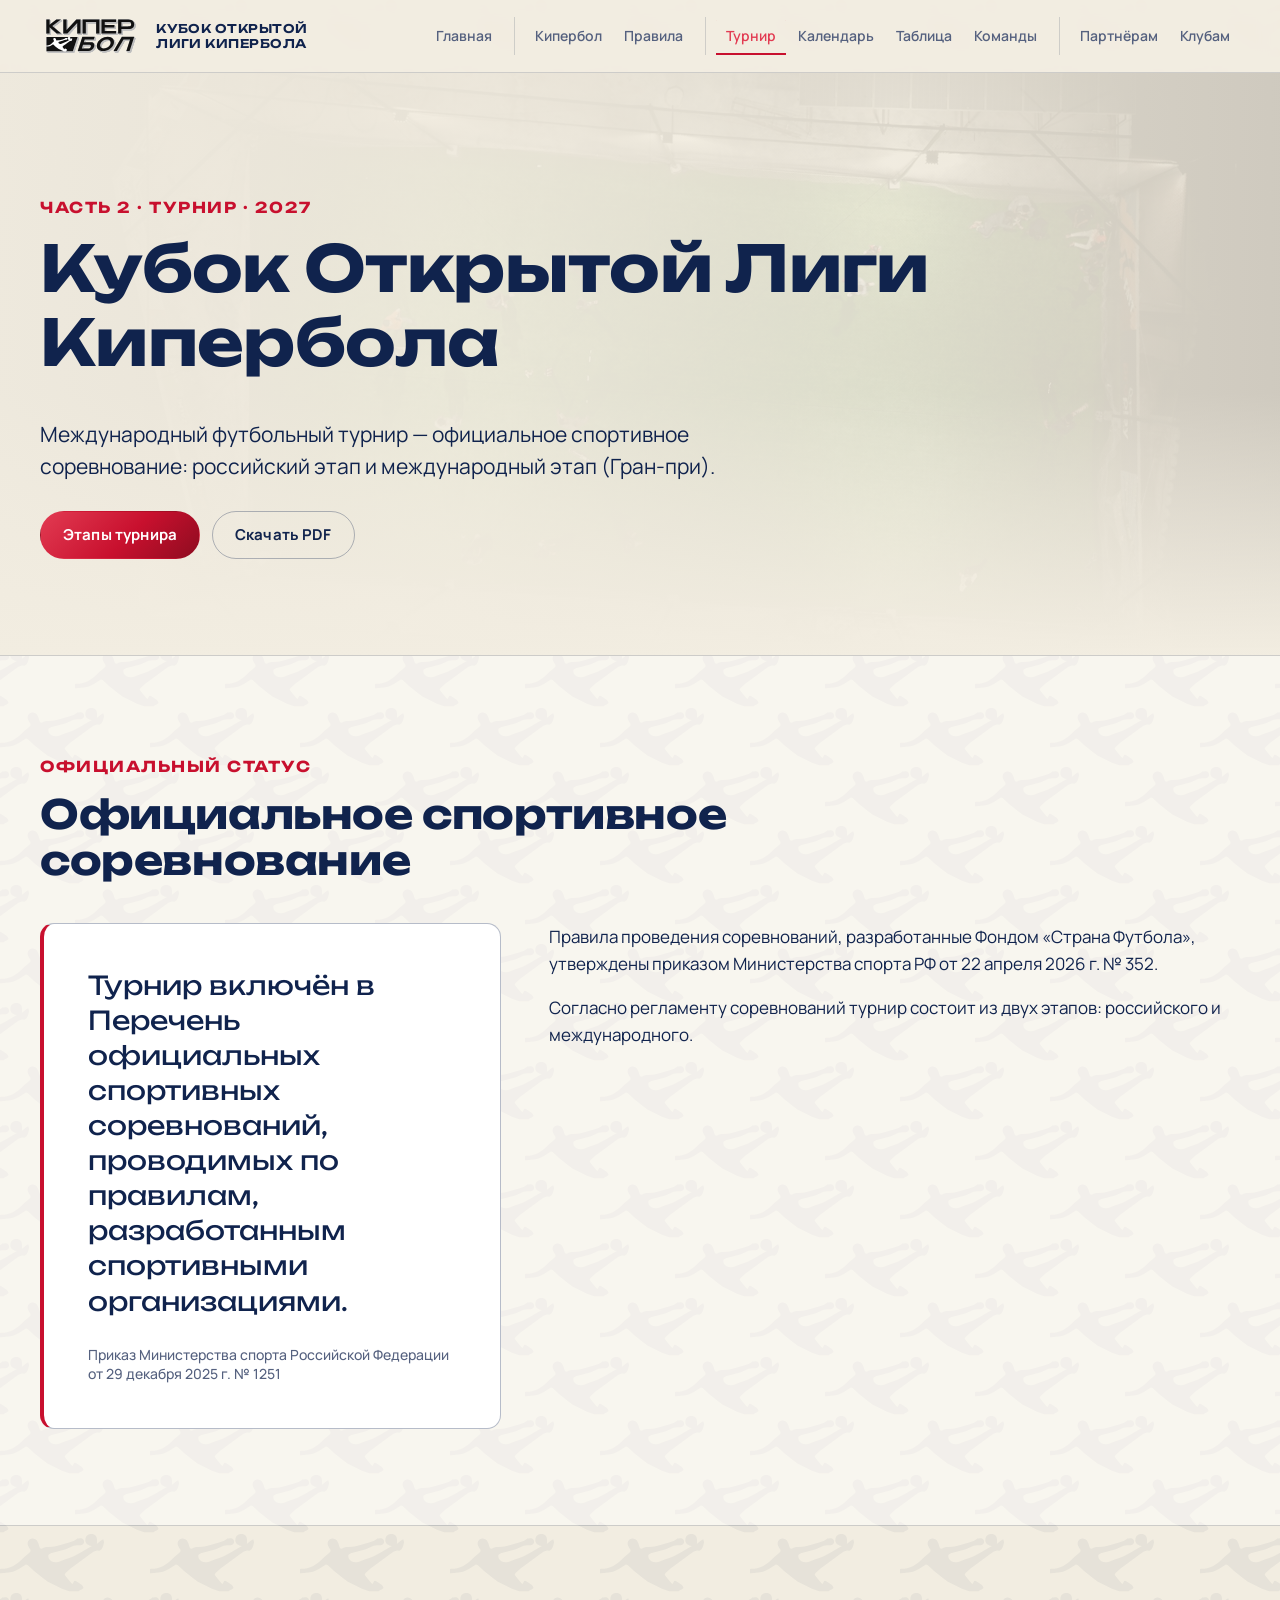
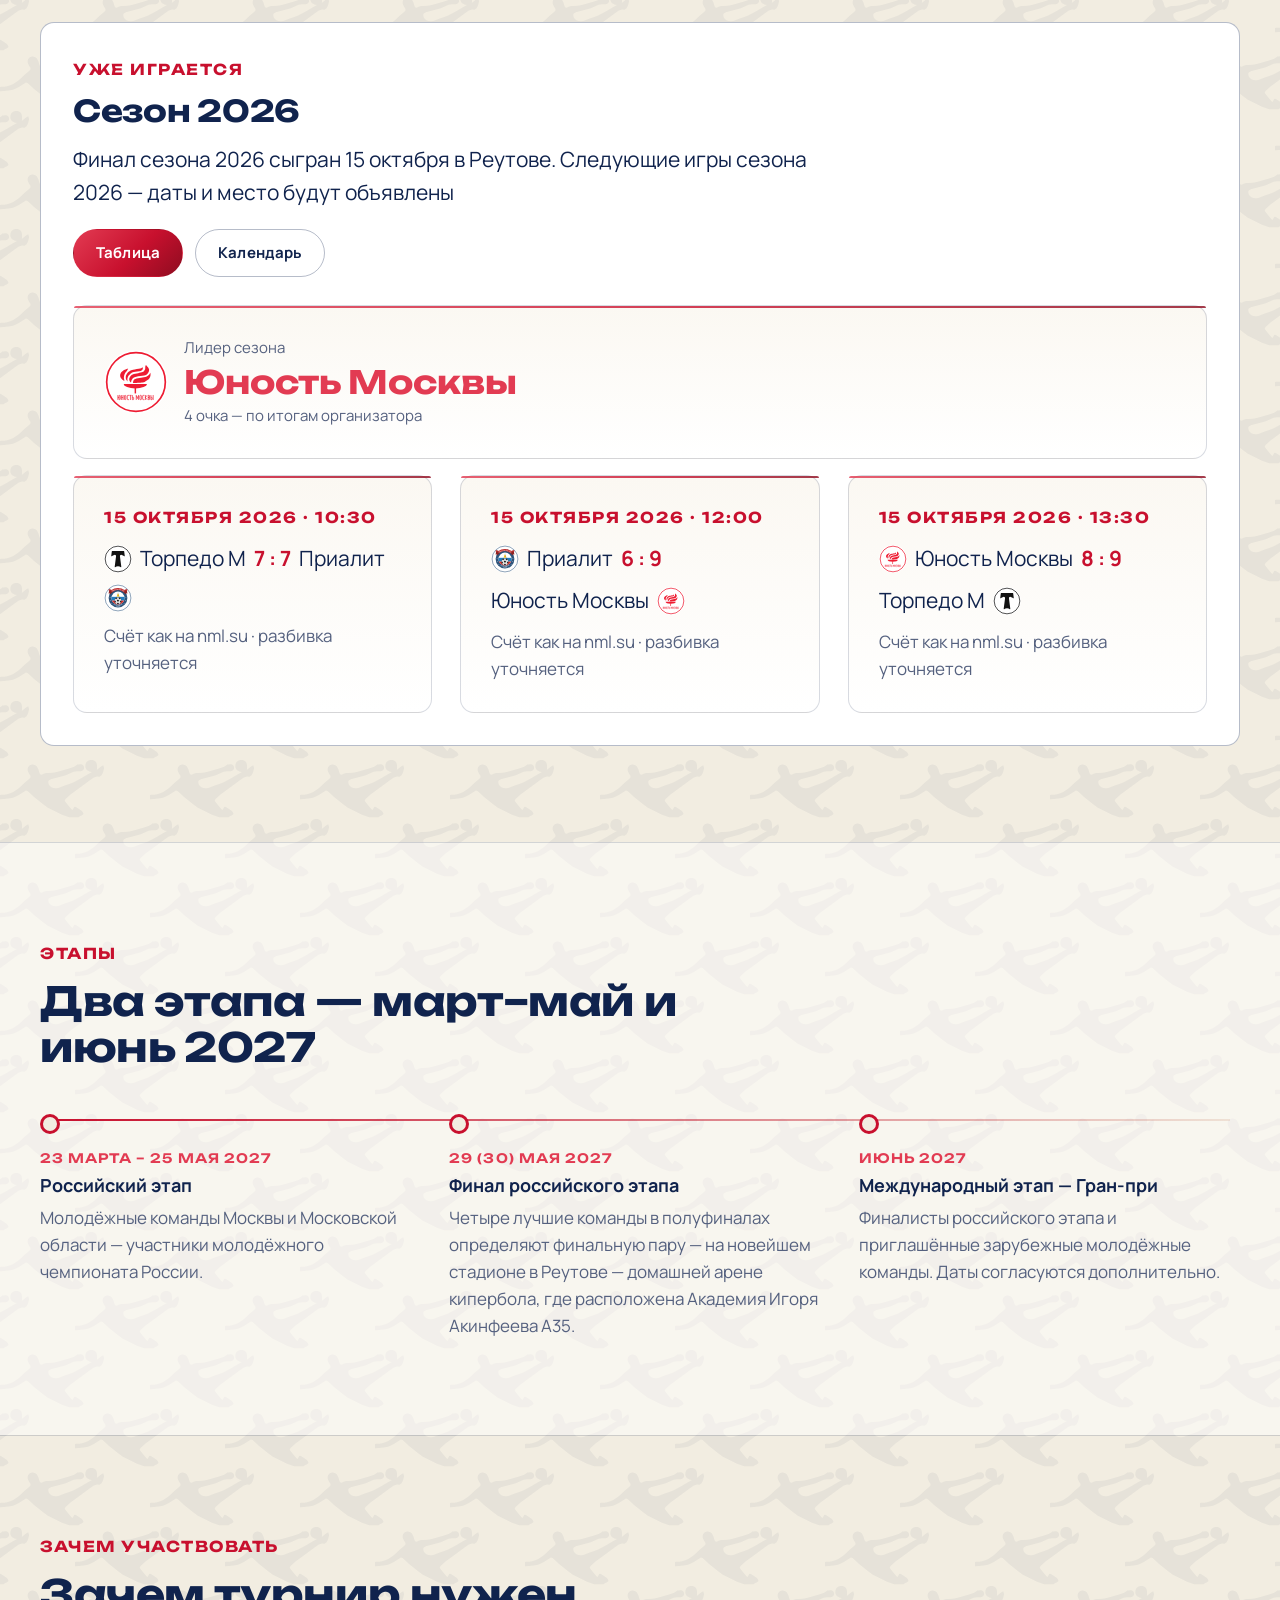
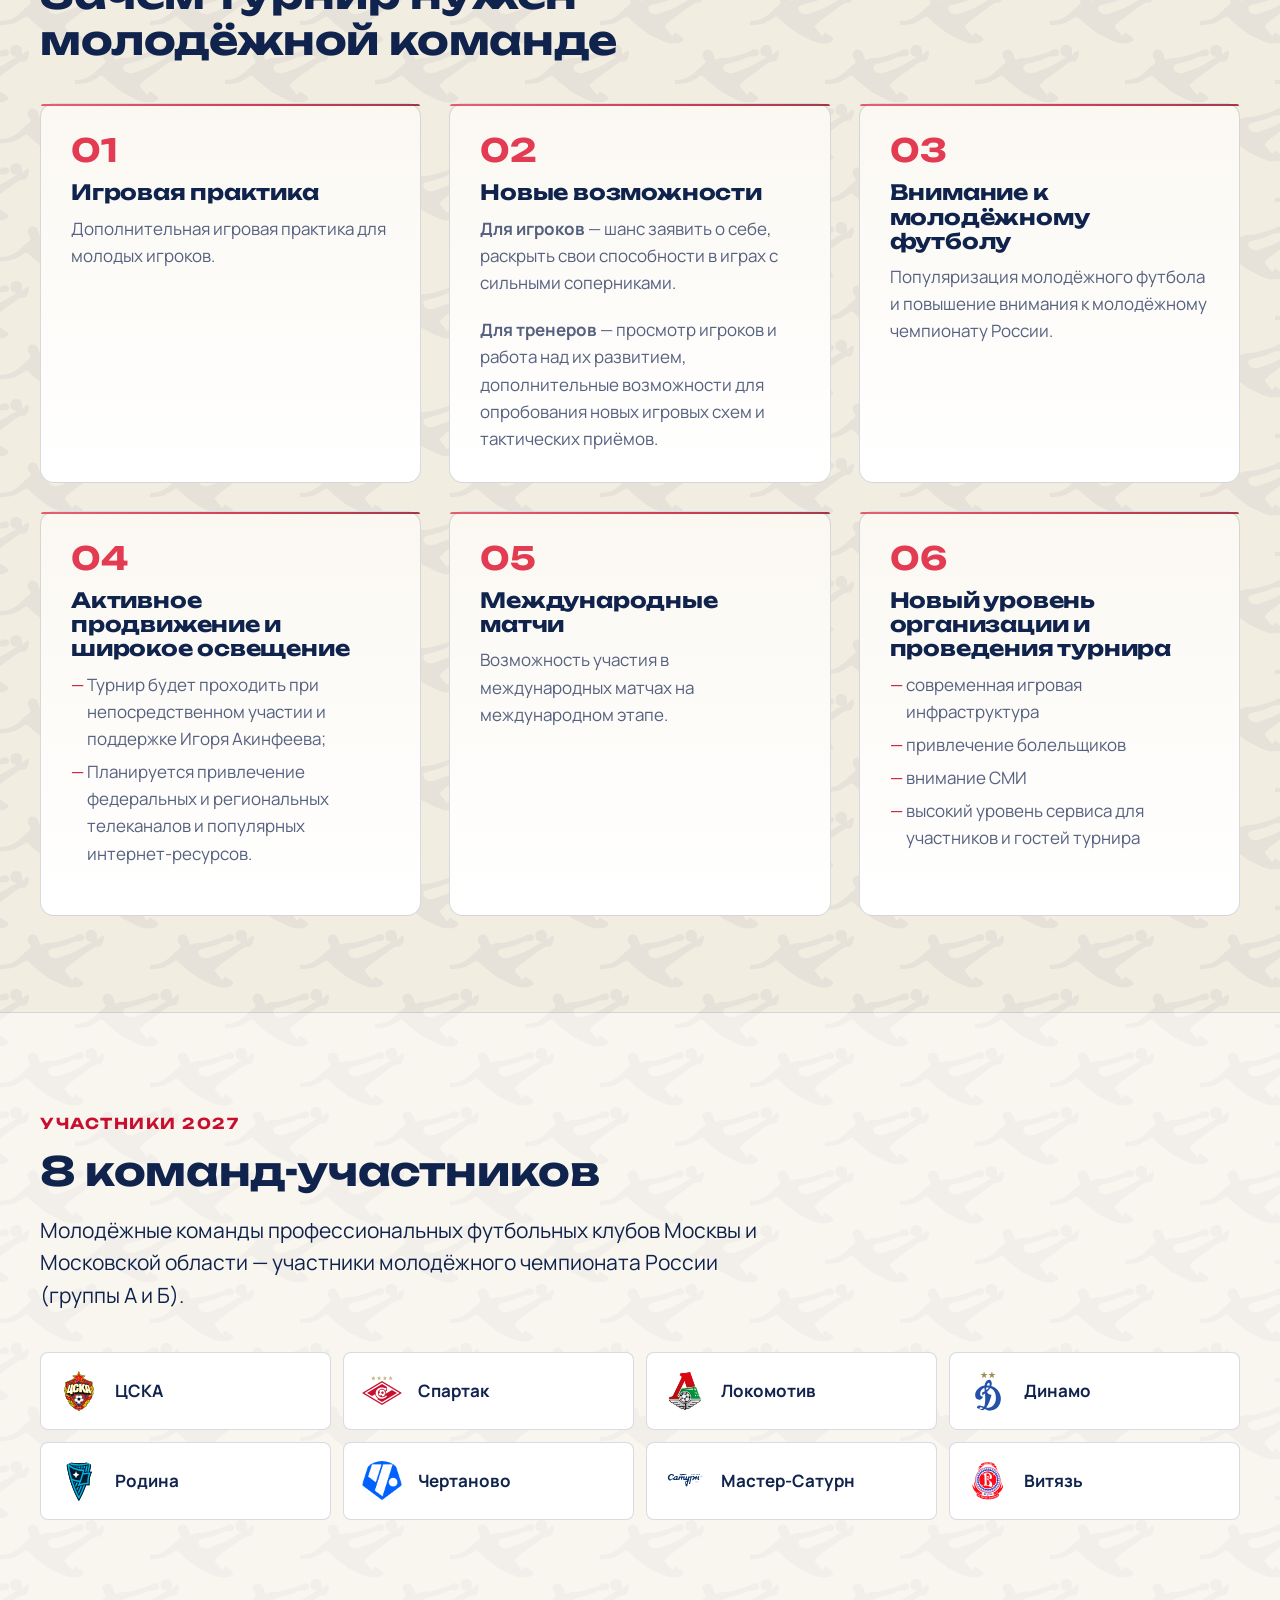
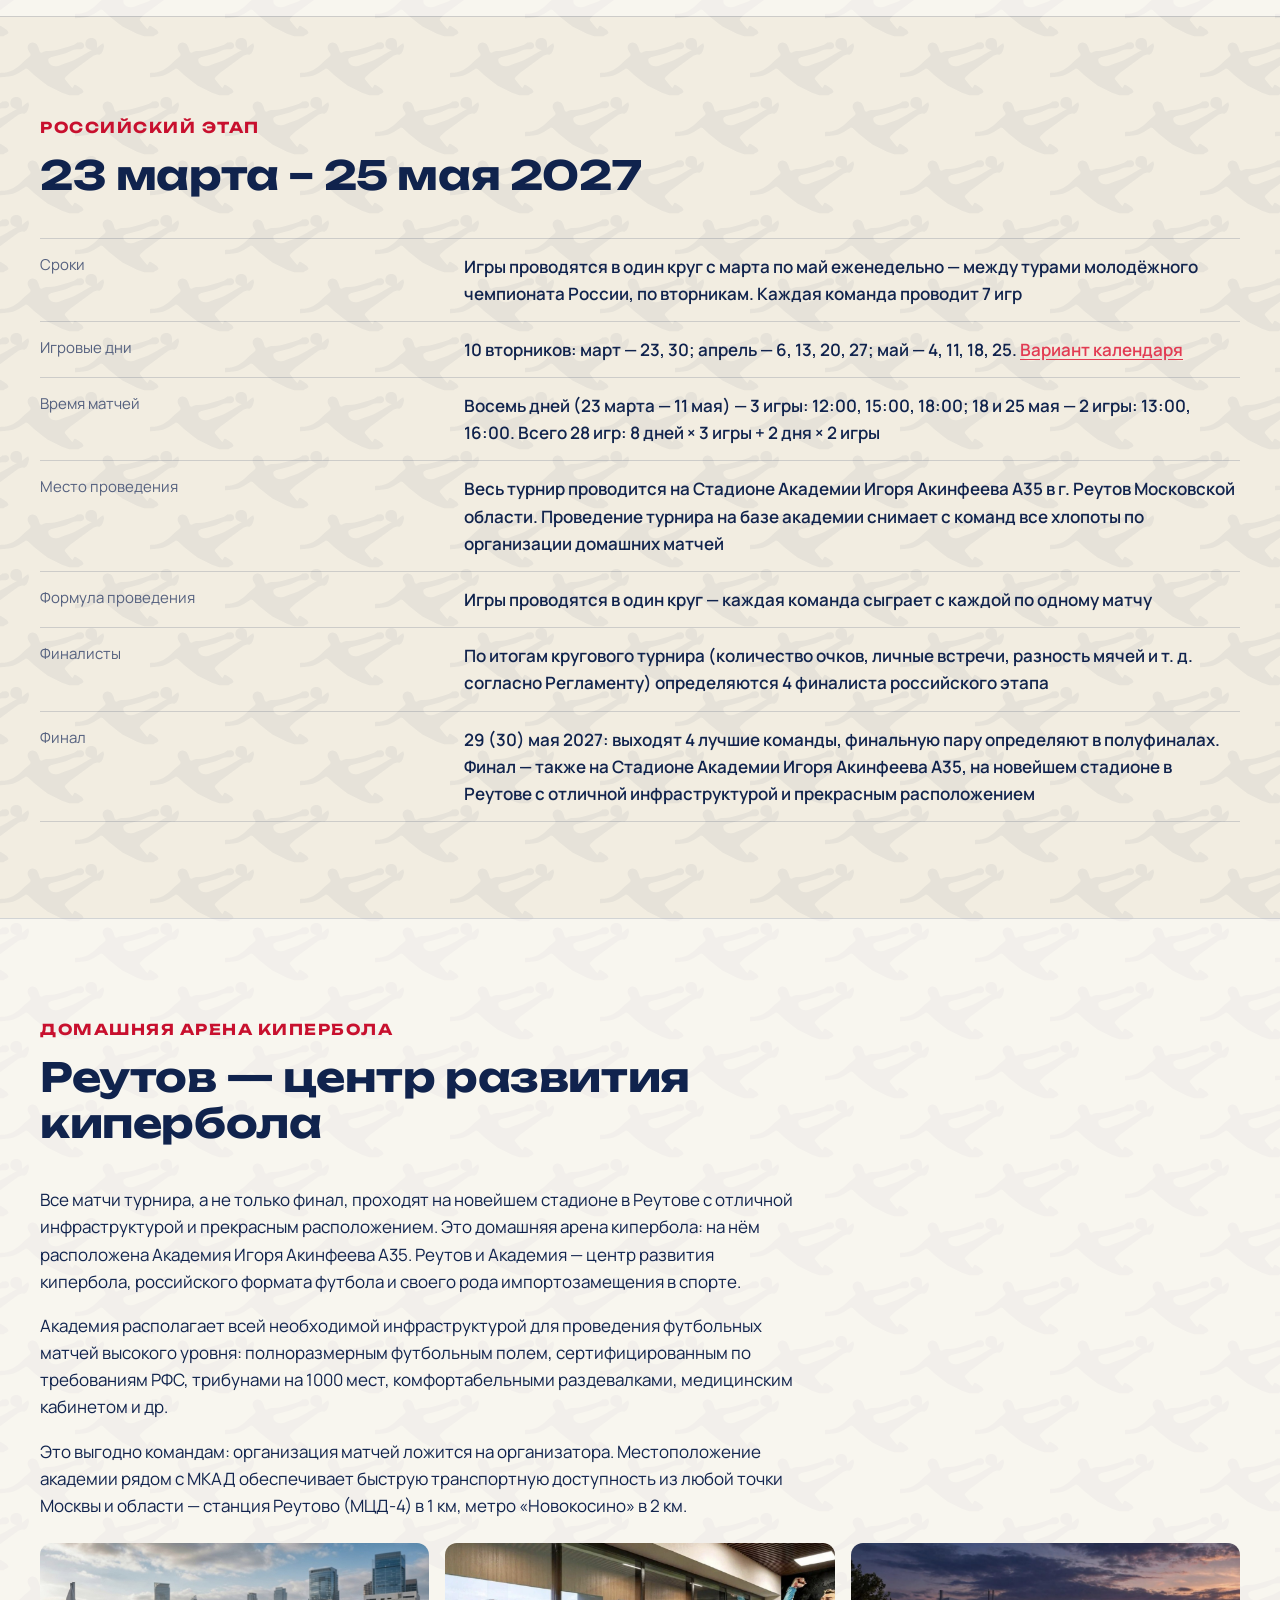
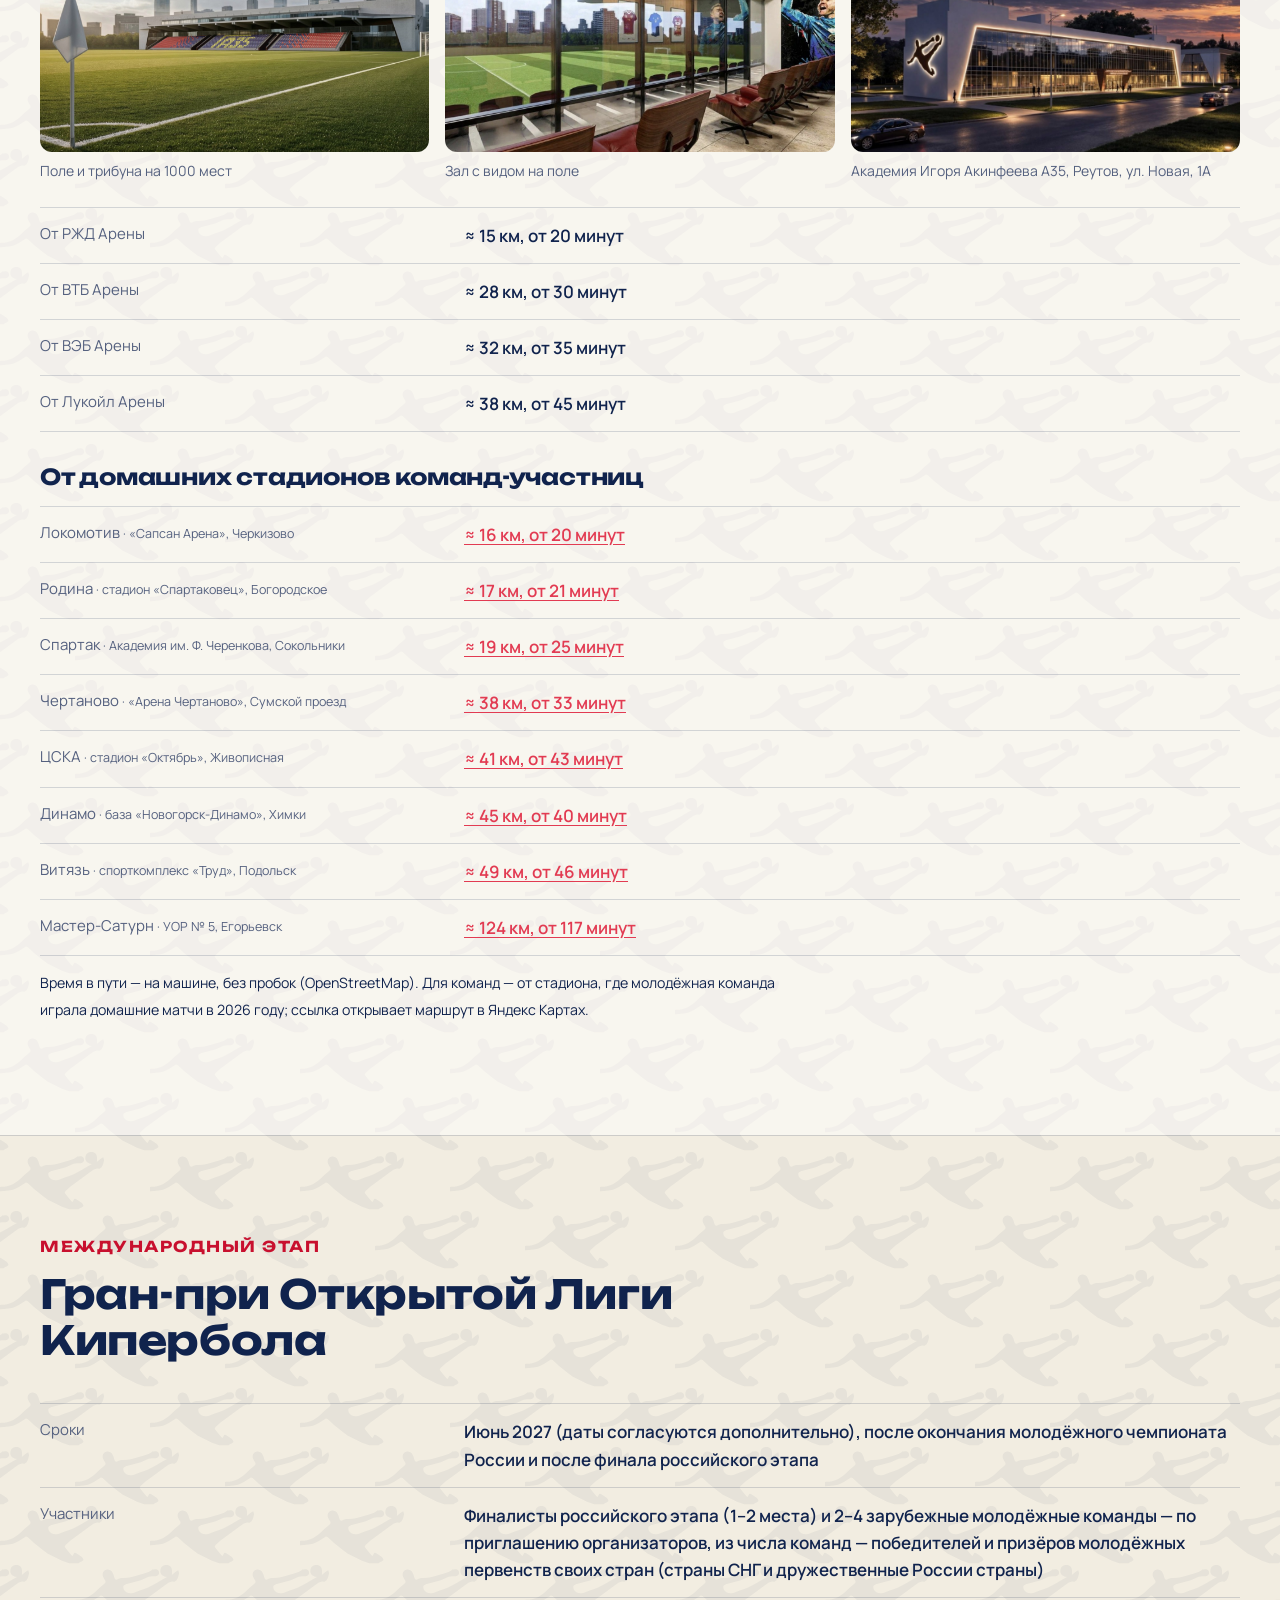
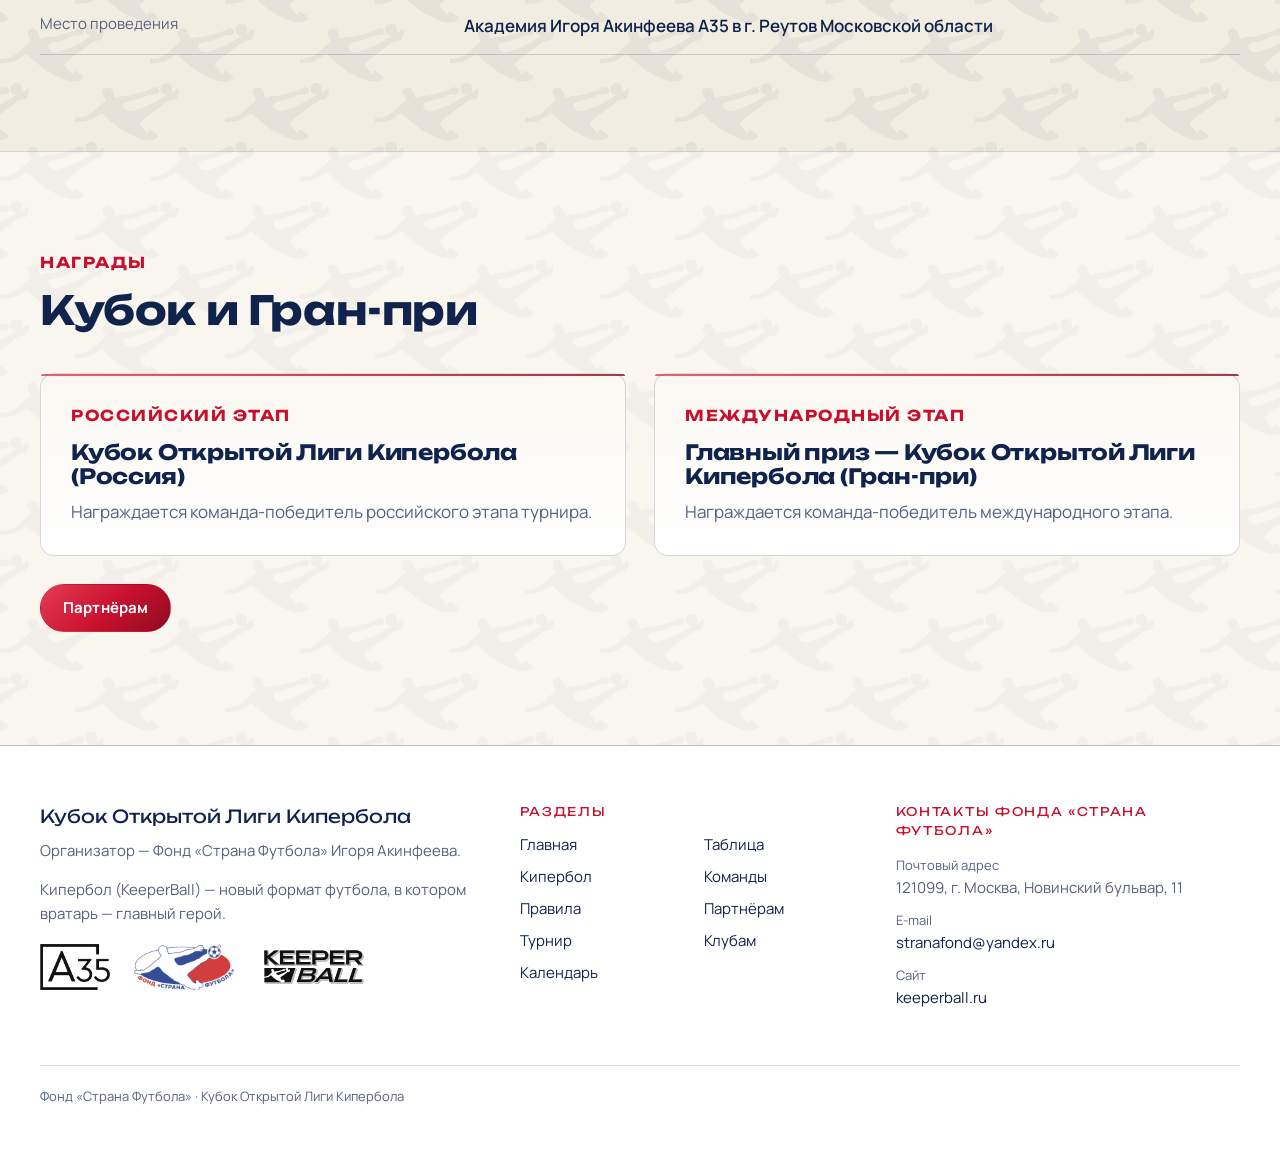
<file: turnir.html>
<!doctype html>
<html lang="ru">
<head>
  <meta charset="utf-8">
  <meta name="viewport" content="width=device-width, initial-scale=1">
  <title>Турнир | Кубок Открытой Лиги Кипербола</title>
  <meta name="description" content="Кубок Открытой Лиги Кипербола: российский этап (март–май 2027), международный этап — Гран-при (июнь 2027), участники, награды.">
  <meta name="theme-color" content="#0a0a0c">
  <link rel="icon" type="image/png" href="assets/brand/favicon.png">
  <link rel="preconnect" href="https://fonts.googleapis.com">
  <link rel="preconnect" href="https://fonts.gstatic.com" crossorigin>
  <link rel="stylesheet" href="https://fonts.googleapis.com/css2?family=Manrope:wght@400;500;600;700;800&family=Unbounded:wght@500;600;700&display=swap">
  <link rel="stylesheet" href="assets/css/site.css">
  <link rel="stylesheet" href="assets/css/pages/content.css">
  <link rel="stylesheet" href="assets/css/site-cska.css">
  <script>document.documentElement.classList.add("js");</script>
</head>
<body class="theme-cska">
<a class="skip-link" href="#main">К содержимому</a>
<!-- header:start -->
<header class="site-header">
  <div class="wrap site-header__inner">
    <a class="site-brand" href="index.html">
      <img src="assets/brand/kiperbol-3d-chernyy.svg" alt="Кипербол" width="102" height="46">
      <span class="site-brand__text">Кубок Открытой<br>Лиги Кипербола</span>
    </a>
    <button class="site-nav__toggle" type="button" aria-expanded="false" aria-controls="site-nav">
      <span class="site-nav__toggle-icon" aria-hidden="true"></span>
      <span>Меню</span>
    </button>
    <nav class="site-nav" id="site-nav" aria-label="Основное меню">
      <ul class="site-nav__list">
        <li><a href="index.html">Главная</a></li>
        <li class="site-nav__label" aria-hidden="true">Кипербол: концепция и правила</li>
        <li class="site-nav__group-start"><a href="kiperbol.html">Кипербол</a></li>
        <li><a href="pravila.html">Правила</a></li>
        <li class="site-nav__label" aria-hidden="true">Турнир</li>
        <li class="site-nav__group-start"><a href="turnir.html" aria-current="page">Турнир</a></li>
        <li><a href="kalendar.html">Календарь</a></li>
        <li><a href="tablitsa.html">Таблица</a></li>
        <li><a href="komandy.html">Команды</a></li>
        <li class="site-nav__label" aria-hidden="true">Партнёрам и клубам</li>
        <li class="site-nav__group-start"><a href="partneram.html">Партнёрам</a></li>
        <li><a href="klubam.html">Клубам</a></li>
      </ul>
    </nav>
  </div>
</header>
<!-- header:end -->

<main id="main">
  <section class="page-hero page-hero--wide">
    <div class="page-hero__media">
      <img src="assets/photos/field-night-aerial.jpg" alt="Футбольное поле ночью, вид сверху" width="1920" height="1188">
    </div>
    <div class="wrap">
      <p class="eyebrow">Часть 2 · Турнир · 2027</p>
      <h1>Кубок Открытой Лиги Кипербола</h1>
      <p class="lead">Международный футбольный турнир — официальное спортивное соревнование: российский этап и международный этап (Гран-при).</p>
      <div class="page-hero__actions">
        <a class="btn btn--primary" href="#stages">Этапы турнира</a>
        <a class="btn btn--ghost no-print" href="assets/kiperbol-i-turnir.pdf" download>Скачать PDF</a>
      </div>
    </div>
  </section>
  <section class="section section--surface" aria-labelledby="status-title">
    <div class="wrap">
      <div class="section__head">
        <p class="eyebrow">Официальный статус</p>
        <h2 class="section__title" id="status-title">Официальное спортивное соревнование</h2>
      </div>
      <div class="split">
        <blockquote class="callout">
          <p>Турнир включён в Перечень официальных спортивных соревнований, проводимых по правилам, разработанным спортивными организациями.</p>
          <small>Приказ Министерства спорта Российской Федерации <span class="nowrap">от 29 декабря 2025 г. № 1251</span></small>
        </blockquote>
        <div class="prose">
          <p>Правила проведения соревнований, разработанные Фондом «Страна Футбола», утверждены приказом Министерства спорта РФ <span class="nowrap">от 22 апреля 2026 г. № 352</span>.</p>
          <p>Согласно регламенту соревнований турнир состоит из двух этапов: российского и международного.</p>
        </div>
      </div>
    </div>
  </section>
  <section class="section" id="season-2026" data-season="2026" aria-labelledby="season-2026-title">
    <div class="wrap">
      <div class="season-block">
        <p class="eyebrow">Уже играется</p>
        <h2 class="section__title" id="season-2026-title">Сезон 2026</h2>
        <p class="lead">Финал сезона 2026 сыгран 15 октября в Реутове. Следующие игры сезона 2026 — даты и место будут объявлены</p>
        <div class="btn-row no-print">
          <a class="btn btn--primary" href="tablitsa.html">Таблица</a>
          <a class="btn btn--ghost" href="kalendar.html">Календарь</a>
        </div>
        <div class="season-summary" id="season-2026-summary"></div>
      </div>
    </div>
  </section>
  <section class="section section--surface" aria-labelledby="stages-title">
    <div class="wrap">
      <div class="section__head">
        <p class="eyebrow">Этапы</p>
        <h2 class="section__title" id="stages-title">Два этапа — март–май и июнь 2027</h2>
      </div>
      <ol class="timeline timeline--row" style="--steps: 3">
        <li class="timeline__item">
          <span class="timeline__date">23 марта – 25 мая 2027</span>
          <span class="timeline__title">Российский этап</span>
          <p class="timeline__text">Молодёжные команды Москвы и Московской области — участники молодёжного чемпионата России.</p>
        </li>
        <li class="timeline__item">
          <span class="timeline__date">29 (30) мая 2027</span>
          <span class="timeline__title">Финал российского этапа</span>
          <p class="timeline__text">Четыре лучшие команды в полуфиналах определяют финальную пару — на новейшем стадионе в Реутове — домашней арене кипербола, где расположена Академия Игоря Акинфеева А35.</p>
        </li>
        <li class="timeline__item">
          <span class="timeline__date">Июнь 2027</span>
          <span class="timeline__title">Международный этап — Гран-при</span>
          <p class="timeline__text">Финалисты российского этапа и приглашённые зарубежные молодёжные команды. Даты согласуются дополнительно.</p>
        </li>
      </ol>
    </div>
  </section>
  <section class="section" aria-labelledby="reasons-title">
    <div class="wrap">
      <div class="section__head">
        <p class="eyebrow">Зачем участвовать</p>
        <h2 class="section__title" id="reasons-title">Зачем турнир нужен молодёжной команде</h2>
      </div>
      <div class="grid grid--3">
        <article class="card"><p class="card__num" aria-hidden="true">01</p><h3 class="card__title">Игровая практика</h3><p class="card__text">Дополнительная игровая практика для молодых игроков.</p></article>
        <article class="card"><p class="card__num" aria-hidden="true">02</p><h3 class="card__title">Новые возможности</h3><p class="card__text"><strong>Для игроков</strong> — шанс заявить о себе, раскрыть свои способности в играх с сильными соперниками.</p><p class="card__text"><strong>Для тренеров</strong> — просмотр игроков и работа над их развитием, дополнительные возможности для опробования новых игровых схем и тактических приёмов.</p></article>
        <article class="card"><p class="card__num" aria-hidden="true">03</p><h3 class="card__title">Внимание к молодёжному футболу</h3><p class="card__text">Популяризация молодёжного футбола и повышение внимания к молодёжному чемпионату России.</p></article>
        <article class="card"><p class="card__num" aria-hidden="true">04</p><h3 class="card__title">Активное продвижение и широкое освещение</h3><ul class="card__list"><li>Турнир будет проходить при непосредственном участии и поддержке Игоря Акинфеева;</li><li>Планируется привлечение федеральных и региональных телеканалов и популярных интернет-ресурсов.</li></ul></article>
        <article class="card"><p class="card__num" aria-hidden="true">05</p><h3 class="card__title">Международные матчи</h3><p class="card__text">Возможность участия в международных матчах на международном этапе.</p></article>
        <article class="card"><p class="card__num" aria-hidden="true">06</p><h3 class="card__title">Новый уровень организации и проведения турнира</h3><ul class="card__list"><li>современная игровая инфраструктура</li><li>привлечение болельщиков</li><li>внимание СМИ</li><li>высокий уровень сервиса для участников и гостей турнира</li></ul></article>
      </div>
    </div>
  </section>
  <section class="section section--surface" aria-labelledby="teams-title">
    <div class="wrap">
      <div class="section__head">
        <p class="eyebrow">Участники 2027</p>
        <h2 class="section__title" id="teams-title">8 команд-участников</h2>
        <p class="lead">Молодёжные команды профессиональных футбольных клубов Москвы и Московской области — участники молодёжного чемпионата России (группы А и Б).</p>
      </div>
      <ul class="teams-grid">
        <li><img class="team-emblem" src="assets/teams/2027/cska.svg" alt="Эмблема ЦСКА" width="48" height="48" loading="lazy" decoding="async">ЦСКА</li>
        <li><img class="team-emblem" src="assets/teams/2027/spartak.svg" alt="Эмблема Спартак" width="48" height="48" loading="lazy" decoding="async">Спартак</li>
        <li><img class="team-emblem" src="assets/teams/2027/lokomotiv.svg" alt="Эмблема Локомотив" width="48" height="48" loading="lazy" decoding="async">Локомотив</li>
        <li><img class="team-emblem" src="assets/teams/2027/dinamo.svg" alt="Эмблема Динамо" width="48" height="48" loading="lazy" decoding="async">Динамо</li>
        <li><img class="team-emblem" src="assets/teams/2027/rodina.svg" alt="Эмблема Родина" width="48" height="48" loading="lazy" decoding="async">Родина</li>
        <li><img class="team-emblem" src="assets/teams/2027/chertanovo.png" alt="Эмблема Чертаново" width="48" height="48" loading="lazy" decoding="async">Чертаново</li>
        <li><img class="team-emblem" src="assets/teams/2027/master-saturn.svg" alt="Эмблема Мастер-Сатурн" width="48" height="48" loading="lazy" decoding="async">Мастер-Сатурн</li>
        <li><img class="team-emblem" src="assets/teams/2027/vityaz.svg" alt="Эмблема Витязь" width="48" height="48" loading="lazy" decoding="async">Витязь</li>
      </ul>
    </div>
  </section>
  <section class="section" aria-labelledby="russia-title">
    <div class="wrap">
      <div class="section__head">
        <p class="eyebrow">Российский этап</p>
        <h2 class="section__title" id="russia-title">23 марта – 25 мая 2027</h2>
      </div>
      <dl class="facts">
        <div><dt>Сроки</dt><dd>Игры проводятся в один круг с марта по май еженедельно — между турами молодёжного чемпионата России, по вторникам. Каждая команда проводит 7 игр</dd></div>
        <div><dt>Игровые дни</dt><dd>10 вторников: март — 23, 30; апрель — 6, 13, 20, 27; май — 4, 11, 18, 25. <a href="kalendar.html#2027">Вариант календаря</a></dd></div>
        <div><dt>Время матчей</dt><dd>Восемь дней (23 марта — 11 мая) — 3 игры: 12:00, 15:00, 18:00; 18 и 25 мая — 2 игры: 13:00, 16:00. Всего 28 игр: 8 дней × 3 игры + 2 дня × 2 игры</dd></div>
        <div><dt>Место проведения</dt><dd>Весь турнир проводится на Стадионе Академии Игоря Акинфеева А35 в г. Реутов Московской области. Проведение турнира на базе академии снимает с команд все хлопоты по организации домашних матчей</dd></div>
        <div><dt>Формула проведения</dt><dd>Игры проводятся в один круг — каждая команда сыграет с каждой по одному матчу</dd></div>
        <div><dt>Финалисты</dt><dd>По итогам кругового турнира (количество очков, личные встречи, разность мячей и т. д. согласно Регламенту) определяются 4 финалиста российского этапа</dd></div>
        <div><dt>Финал</dt><dd>29 (30) мая 2027: выходят 4 лучшие команды, финальную пару определяют в полуфиналах. Финал — также на Стадионе Академии Игоря Акинфеева А35, на новейшем стадионе в Реутове с отличной инфраструктурой и прекрасным расположением</dd></div>
      </dl>
    </div>
  </section>
  <section class="section section--surface" aria-labelledby="reutov-title">
    <div class="wrap">
      <div class="section__head">
        <p class="eyebrow">Домашняя арена кипербола</p>
        <h2 class="section__title" id="reutov-title">Реутов — центр развития кипербола</h2>
      </div>
      <div class="prose">
        <p>Все матчи турнира, а не только финал, проходят на новейшем стадионе в Реутове с отличной инфраструктурой и прекрасным расположением. Это домашняя арена кипербола: на нём расположена Академия Игоря Акинфеева А35. Реутов и Академия — центр развития кипербола, российского формата футбола и своего рода импортозамещения в спорте.</p>
        <p>Академия располагает всей необходимой инфраструктурой для проведения футбольных матчей высокого уровня: полноразмерным футбольным полем, сертифицированным по требованиям РФС, трибунами на 1000 мест, комфортабельными раздевалками, медицинским кабинетом и др.</p>
        <p>Это выгодно командам: организация матчей ложится на организатора. Местоположение академии рядом с МКАД обеспечивает быструю транспортную доступность из любой точки Москвы и области — станция Реутово (МЦД-4) в 1 км, метро «Новокосино» в 2 км.</p>
      </div>
      <div class="photo-row">
        <figure><img src="assets/photos/a35-stadion-tribuna.jpg" alt="Стадион Академии Игоря Акинфеева А35: поле с угловым флажком и трибуна" width="1386" height="744" loading="lazy" decoding="async"><figcaption>Поле и трибуна на 1000 мест</figcaption></figure>
        <figure><img src="assets/photos/a35-lozha-vid-na-pole.jpg" alt="Ложа Академии Игоря Акинфеева А35 с панорамным остеклением и видом на поле" width="1290" height="667" loading="lazy" decoding="async"><figcaption>Зал с видом на поле</figcaption></figure>
        <figure><img src="assets/photos/a35-fasad-vecher.jpg" alt="Здание Академии Игоря Акинфеева А35 вечером" width="1920" height="1065" loading="lazy" decoding="async"><figcaption>Академия Игоря Акинфеева А35, Реутов, ул. Новая, 1А</figcaption></figure>
      </div>
      <dl class="facts" style="margin-top: 24px">
        <div><dt>От РЖД Арены</dt><dd>≈ 15 км, от 20 минут</dd></div>
        <div><dt>От ВТБ Арены</dt><dd>≈ 28 км, от 30 минут</dd></div>
        <div><dt>От ВЭБ Арены</dt><dd>≈ 32 км, от 35 минут</dd></div>
        <div><dt>От Лукойл Арены</dt><dd>≈ 38 км, от 45 минут</dd></div>
      </dl>
      <h3 style="margin-top: 32px">От домашних стадионов команд-участниц</h3>
      <dl class="facts" style="margin-top: 16px">
        <div><dt>Локомотив <small>· «Сапсан Арена», Черкизово</small></dt><dd><a href="https://yandex.ru/maps/?rtext=55.803581,37.74017~55.7579819,37.8486865&amp;rtt=auto">≈ 16 км, от 20 минут</a></dd></div>
        <div><dt>Родина <small>· стадион «Спартаковец», Богородское</small></dt><dd><a href="https://yandex.ru/maps/?rtext=55.809592,37.71182~55.7579819,37.8486865&amp;rtt=auto">≈ 17 км, от 21 минут</a></dd></div>
        <div><dt>Спартак <small>· Академия им. Ф. Черенкова, Сокольники</small></dt><dd><a href="https://yandex.ru/maps/?rtext=55.803696,37.694702~55.7579819,37.8486865&amp;rtt=auto">≈ 19 км, от 25 минут</a></dd></div>
        <div><dt>Чертаново <small>· «Арена Чертаново», Сумской проезд</small></dt><dd><a href="https://yandex.ru/maps/?rtext=55.625542,37.590898~55.7579819,37.8486865&amp;rtt=auto">≈ 38 км, от 33 минут</a></dd></div>
        <div><dt>ЦСКА <small>· стадион «Октябрь», Живописная</small></dt><dd><a href="https://yandex.ru/maps/?rtext=55.792415,37.449702~55.7579819,37.8486865&amp;rtt=auto">≈ 41 км, от 43 минут</a></dd></div>
        <div><dt>Динамо <small>· база «Новогорск-Динамо», Химки</small></dt><dd><a href="https://yandex.ru/maps/?rtext=55.890467,37.35785~55.7579819,37.8486865&amp;rtt=auto">≈ 45 км, от 40 минут</a></dd></div>
        <div><dt>Витязь <small>· спорткомплекс «Труд», Подольск</small></dt><dd><a href="https://yandex.ru/maps/?rtext=55.422061,37.533819~55.7579819,37.8486865&amp;rtt=auto">≈ 49 км, от 46 минут</a></dd></div>
        <div><dt>Мастер-Сатурн <small>· УОР № 5, Егорьевск</small></dt><dd><a href="https://yandex.ru/maps/?rtext=55.363329,39.038816~55.7579819,37.8486865&amp;rtt=auto">≈ 124 км, от 117 минут</a></dd></div>
      </dl>
      <p class="prose" style="margin-top: 12px"><small>Время в пути — на машине, без пробок (OpenStreetMap). Для команд — от стадиона, где молодёжная команда играла домашние матчи в 2026 году; ссылка открывает маршрут в Яндекс Картах.</small></p>
    </div>
  </section>
  <section class="section" aria-labelledby="international-title">
    <div class="wrap">
      <div class="section__head">
        <p class="eyebrow">Международный этап</p>
        <h2 class="section__title" id="international-title">Гран-при Открытой Лиги Кипербола</h2>
      </div>
      <dl class="facts">
        <div><dt>Сроки</dt><dd>Июнь 2027 (даты согласуются дополнительно), после окончания молодёжного чемпионата России и после финала российского этапа</dd></div>
        <div><dt>Участники</dt><dd>Финалисты российского этапа (1–2 места) и 2–4 зарубежные молодёжные команды — по приглашению организаторов, из числа команд — победителей и призёров молодёжных первенств своих стран (страны СНГ и дружественные России страны)</dd></div>
        <div><dt>Место проведения</dt><dd>Академия Игоря Акинфеева А35 в г. Реутов Московской области</dd></div>
      </dl>
    </div>
  </section>
  <section class="section section--surface" aria-labelledby="awards-title">
    <div class="wrap">
      <div class="section__head">
        <p class="eyebrow">Награды</p>
        <h2 class="section__title" id="awards-title">Кубок и Гран-при</h2>
      </div>
      <div class="grid grid--2">
        <article class="card">
          <p class="eyebrow">Российский этап</p>
          <h3 class="card__title">Кубок Открытой Лиги Кипербола (Россия)</h3>
          <p class="card__text">Награждается команда-победитель российского этапа турнира.</p>
        </article>
        <article class="card">
          <p class="eyebrow">Международный этап</p>
          <h3 class="card__title">Главный приз — Кубок Открытой Лиги Кипербола (Гран-при)</h3>
          <p class="card__text">Награждается команда-победитель международного этапа.</p>
        </article>
      </div>
      <p class="section__more no-print"><a class="btn btn--primary" href="partneram.html">Партнёрам</a></p>
    </div>
  </section>

</main>

<!-- footer:start -->
<footer class="site-footer">
  <div class="wrap">
    <div class="site-footer__grid">
      <div>
        <p class="site-footer__title">Кубок Открытой Лиги Кипербола</p>
        <p>Организатор — Фонд «Страна Футбола» Игоря Акинфеева.</p>
        <p>Кипербол (KeeperBall) — новый формат футбола, в котором вратарь — главный герой.</p>
        <div class="site-footer__logos">
          <img src="assets/brand/a35-logo.png" alt="А35 — Академия Игоря Акинфеева" width="900" height="594" decoding="async">
          <img src="assets/brand/fond-strana-futbola.png" alt="Фонд «Страна Футбола»" width="1200" height="552" decoding="async">
          <img src="assets/brand/keeperball-3d-chernyy.svg" alt="KEEPERBALL" width="1207" height="493" decoding="async">
        </div>
      </div>
      <nav aria-label="Меню в подвале">
        <p class="site-footer__heading">Разделы</p>
        <ul class="site-footer__menu">
          <li><a href="index.html">Главная</a></li>
          <li><a href="kiperbol.html">Кипербол</a></li>
          <li><a href="pravila.html">Правила</a></li>
          <li><a href="turnir.html">Турнир</a></li>
          <li><a href="kalendar.html">Календарь</a></li>
          <li><a href="tablitsa.html">Таблица</a></li>
          <li><a href="komandy.html">Команды</a></li>
          <li><a href="partneram.html">Партнёрам</a></li>
          <li><a href="klubam.html">Клубам</a></li>
        </ul>
      </nav>
      <div>
        <p class="site-footer__heading">Контакты Фонда «Страна Футбола»</p>
        <dl class="site-footer__contacts">
          <dt>Почтовый адрес</dt>
          <dd>121099, г. Москва, Новинский бульвар, 11</dd>
          <dt>E-mail</dt>
          <dd><a data-contact="email" href="mailto:stranafond@yandex.ru">stranafond@yandex.ru</a></dd>
          <dt>Сайт</dt>
          <dd><a href="https://keeperball.ru">keeperball.ru</a></dd>
        </dl>
      </div>
    </div>
    <p class="site-footer__bottom">Фонд «Страна Футбола» · Кубок Открытой Лиги Кипербола</p>
  </div>
</footer>
<!-- footer:end -->

<script src="data/site-data.js"></script>
<script src="assets/js/site.js"></script>
<script src="assets/js/tournament.js"></script>
<script>
(function () {
  var d = window.SITE_DATA, box = document.getElementById("season-2026-summary");
  if (window.KB && KB.renderSeasonSummary && d && d.seasons && d.seasons["2026"] && box) {
    box.style.marginTop = "28px";
    KB.renderSeasonSummary(box, d.seasons["2026"], { note: false, links: false });
  }
})();
</script>
</body>
</html>
</file>
<file: assets/css/site.css>
/* ==========================================================================
   Кубок Открытой Лиги Кипербола — общий стиль сайта
   «Чёрный карбон + медь (розовое золото)».
   Страницы пользуются только токенами и классами отсюда; свои стили —
   в assets/css/pages/<страница>.css (подключается после этого файла).
   ========================================================================== */

/* ---------- Токены ---------- */
:root {
  --c-bg: #0a0a0c;
  --c-surface: #17171b;
  --c-surface-2: #202026;
  --c-copper: #c98b6b;
  --c-copper-light: #ebbf9f;
  --c-copper-dark: #8f5a40;
  --c-text: #f4efeb;
  --c-muted: #a8a09a;
  --c-line: rgba(235, 191, 159, 0.18);
  --c-line-strong: rgba(235, 191, 159, 0.42);
  --c-on-copper: #160e0a;

  --g-copper: linear-gradient(135deg, #f1c9ad 0%, #c98b6b 45%, #8f5a40 100%);
  --g-carbon:
    repeating-linear-gradient(45deg, rgba(255,255,255,0.025) 0 2px, transparent 2px 6px),
    repeating-linear-gradient(-45deg, rgba(0,0,0,0.35) 0 2px, transparent 2px 6px);

  --font-display: "Unbounded", "Arial Black", "Helvetica Neue", Arial, sans-serif;
  --font-body: "Manrope", -apple-system, BlinkMacSystemFont, "Segoe UI", Roboto, Arial, sans-serif;

  --wrap: 1200px;
  --gutter: clamp(16px, 4vw, 40px);
  --radius: 14px;
  --radius-sm: 8px;
  --header-h: 72px;
  --shadow: 0 18px 40px rgba(0, 0, 0, 0.45);
}

/* ---------- База ---------- */
*, *::before, *::after { box-sizing: border-box; }

html {
  -webkit-text-size-adjust: 100%;
  scroll-behavior: smooth;
  scroll-padding-top: calc(var(--header-h) + 16px);
}

body {
  margin: 0;
  min-height: 100vh;
  background-color: var(--c-bg);
  background-image: var(--g-carbon);
  color: var(--c-text);
  font-family: var(--font-body);
  font-size: 17px;
  line-height: 1.6;
}

img, svg { max-width: 100%; height: auto; }
img { display: block; }

a { color: var(--c-copper-light); text-underline-offset: 3px; }
a:hover { color: #fff; }
:focus-visible { outline: 2px solid var(--c-copper-light); outline-offset: 3px; border-radius: 4px; }

h1, h2, h3, h4 {
  font-family: var(--font-display);
  font-weight: 700;
  line-height: 1.15;
  margin: 0 0 0.6em;
  letter-spacing: -0.01em;
  overflow-wrap: break-word;
}
h1 { font-size: clamp(30px, 6vw, 64px); }
h2 { font-size: clamp(24px, 3.6vw, 40px); }
h3 { font-size: clamp(18px, 2vw, 22px); }
p { margin: 0 0 1em; }
ul, ol { padding-left: 1.2em; }

.skip-link {
  position: absolute; left: 16px; top: -60px; z-index: 100;
  padding: 10px 16px; background: var(--c-copper); color: var(--c-on-copper);
  border-radius: var(--radius-sm); text-decoration: none; font-weight: 700;
}
.skip-link:focus { top: 12px; }

.visually-hidden {
  position: absolute !important; width: 1px; height: 1px; overflow: hidden;
  clip: rect(0 0 0 0); white-space: nowrap;
}

/* ---------- Каркас ---------- */
.wrap {
  width: 100%;
  max-width: calc(var(--wrap) + 2 * var(--gutter));
  margin: 0 auto;
  padding-left: var(--gutter);
  padding-right: var(--gutter);
}

.section { padding: clamp(48px, 8vw, 96px) 0; position: relative; }
.section + .section { border-top: 1px solid var(--c-line); }
.section--surface { background: var(--c-surface); background-image: var(--g-carbon); }
.section__title { margin-bottom: 0.5em; }
.section__head { max-width: 760px; margin-bottom: clamp(24px, 4vw, 40px); }
.section__more { margin-top: 28px; }

.eyebrow {
  display: inline-block;
  margin: 0 0 12px;
  font-family: var(--font-display);
  font-size: 12px;
  font-weight: 600;
  letter-spacing: 0.16em;
  text-transform: uppercase;
  color: var(--c-copper);
}

.lead { font-size: clamp(18px, 2vw, 21px); line-height: 1.55; color: var(--c-text); max-width: 760px; }
.muted { color: var(--c-muted); }
.nowrap { white-space: nowrap; }
.copper { color: var(--c-copper-light); }

/* ---------- Шапка ---------- */
.site-header {
  position: sticky; top: 0; z-index: 50;
  background: rgba(10, 10, 12, 0.92);
  -webkit-backdrop-filter: blur(10px);
  backdrop-filter: blur(10px);
  border-bottom: 1px solid var(--c-line);
}
.site-header__inner {
  display: flex; align-items: center; gap: 20px;
  min-height: var(--header-h);
}
.site-brand {
  display: flex; align-items: center; gap: 14px;
  flex-shrink: 0;
  color: var(--c-text); text-decoration: none;
}
.site-brand img { display: block; width: auto; height: 46px; flex-shrink: 0; }
.site-brand__text {
  font-family: var(--font-display); font-size: 12px; font-weight: 600;
  line-height: 1.25; letter-spacing: 0.04em; text-transform: uppercase;
}
.site-brand:hover { color: var(--c-copper-light); }

.site-nav { margin-left: auto; }
.site-nav__list {
  display: flex; align-items: center; flex-wrap: wrap; justify-content: flex-end;
  gap: 2px; margin: 0; padding: 0; list-style: none;
}
.site-nav__list a {
  display: block; padding: 8px 10px; border-radius: 6px;
  color: var(--c-muted); text-decoration: none;
  font-size: 14px; font-weight: 600; white-space: nowrap;
}
.site-nav__list a:hover { color: var(--c-text); background: var(--c-surface-2); }
.site-nav__list a[aria-current="page"] { color: var(--c-copper-light); box-shadow: inset 0 -2px 0 var(--c-copper); border-radius: 6px 6px 0 0; }
.site-nav__group-start { margin-left: 10px; padding-left: 10px; border-left: 1px solid var(--c-line); }
.site-nav__label { display: none; }

.site-nav__toggle {
  display: none;
  margin-left: auto;
  align-items: center; gap: 10px;
  min-height: 44px; padding: 8px 14px;
  background: transparent; color: var(--c-text);
  border: 1px solid var(--c-line-strong); border-radius: var(--radius-sm);
  font: 600 14px/1 var(--font-body); cursor: pointer;
}
.site-nav__toggle-icon,
.site-nav__toggle-icon::before,
.site-nav__toggle-icon::after {
  display: block; width: 18px; height: 2px; background: currentColor; border-radius: 2px;
  transition: transform 0.2s ease, opacity 0.2s ease;
}
.site-nav__toggle-icon { position: relative; }
.site-nav__toggle-icon::before, .site-nav__toggle-icon::after { content: ""; position: absolute; left: 0; }
.site-nav__toggle-icon::before { top: -6px; }
.site-nav__toggle-icon::after { top: 6px; }
.site-nav__toggle[aria-expanded="true"] .site-nav__toggle-icon { background: transparent; }
.site-nav__toggle[aria-expanded="true"] .site-nav__toggle-icon::before { transform: translateY(6px) rotate(45deg); }
.site-nav__toggle[aria-expanded="true"] .site-nav__toggle-icon::after { transform: translateY(-6px) rotate(-45deg); }

@media (max-width: 1180px) {
  .site-brand__text { display: none; }
}

/* Меню сворачивается в кнопку. Без JS (.js нет на <html>) меню остаётся раскрытым списком. */
@media (max-width: 980px) {
  .js .site-nav__toggle { display: inline-flex; }
  .site-brand__text { display: block; }
  .site-header__inner { flex-wrap: wrap; }
  .site-nav { width: 100%; margin-left: 0; }
  .js .site-nav { display: none; padding-bottom: 16px; }
  .js .site-nav.is-open { display: block; }
  .site-nav__list { display: block; }
  .site-nav__list a { padding: 12px 8px; font-size: 16px; border-bottom: 1px solid var(--c-line); border-radius: 0; }
  .site-nav__list a[aria-current="page"] { box-shadow: inset 3px 0 0 var(--c-copper); padding-left: 14px; border-radius: 0; }
  .site-nav__group-start { margin: 0; padding: 0; border: 0; }
  .site-nav__label {
    display: block; padding: 18px 8px 6px;
    font-family: var(--font-display); font-size: 11px; letter-spacing: 0.16em;
    text-transform: uppercase; color: var(--c-copper);
  }
}
@media (max-width: 420px) {
  .site-brand__text { font-size: 10px; }
  .site-brand img { height: 38px; }
}

/* ---------- Первый экран страницы ---------- */
.page-hero {
  position: relative;
  overflow: hidden;
  padding: clamp(56px, 10vw, 120px) 0 clamp(48px, 8vw, 96px);
  background-color: var(--c-bg);
  border-bottom: 1px solid var(--c-line);
  isolation: isolate;
}
.page-hero__media {
  position: absolute; inset: 0; z-index: -2;
  background-color: #121214;
}
.page-hero__media img { width: 100%; height: 100%; object-fit: cover; opacity: 0.55; }
.page-hero::after {
  content: ""; position: absolute; inset: 0; z-index: -1;
  background:
    linear-gradient(90deg, rgba(10,10,12,0.96) 0%, rgba(10,10,12,0.82) 45%, rgba(10,10,12,0.35) 100%),
    linear-gradient(0deg, rgba(10,10,12,1) 0%, rgba(10,10,12,0) 40%);
}
.page-hero h1 { max-width: 16ch; }
.page-hero .lead { margin-bottom: 28px; }
.page-hero__actions { display: flex; flex-wrap: wrap; gap: 12px; }

/* ---------- Сетка ---------- */
.grid { display: grid; gap: clamp(16px, 2.4vw, 28px); grid-template-columns: 1fr; }
@media (min-width: 640px) {
  .grid--2, .grid--3, .grid--4 { grid-template-columns: repeat(2, minmax(0, 1fr)); }
}
@media (min-width: 980px) {
  .grid--3 { grid-template-columns: repeat(3, minmax(0, 1fr)); }
  .grid--4 { grid-template-columns: repeat(4, minmax(0, 1fr)); }
}

/* ---------- Карточка ---------- */
.card {
  position: relative;
  display: flex; flex-direction: column;
  padding: clamp(20px, 2.6vw, 30px);
  background: linear-gradient(180deg, var(--c-surface-2), var(--c-surface));
  border: 1px solid var(--c-line);
  border-radius: var(--radius);
  min-width: 0;
}
.card::before {
  content: ""; position: absolute; left: 0; top: 0; right: 0; height: 2px;
  background: var(--g-copper); border-radius: var(--radius) var(--radius) 0 0; opacity: 0.8;
}
.card__title { font-size: clamp(18px, 2vw, 21px); margin-bottom: 10px; }
.card__text { color: var(--c-muted); margin: 0 0 12px; }
.card__text:last-child { margin-bottom: 0; }
.card__link { margin-top: auto; padding-top: 12px; font-weight: 700; text-decoration: none; }
.card__link::after { content: " →"; }
.card ul { margin: 0 0 12px; color: var(--c-muted); }
a.card { text-decoration: none; color: inherit; transition: transform 0.2s ease, border-color 0.2s ease; }
a.card:hover { transform: translateY(-3px); border-color: var(--c-line-strong); }

/* ---------- Крупная цифра ---------- */
.stat { display: flex; flex-direction: column; gap: 6px; }
.stat__value {
  font-family: var(--font-display); font-weight: 700;
  font-size: clamp(36px, 6vw, 64px); line-height: 1;
  color: var(--c-copper-light);
}
.stat__label { color: var(--c-muted); font-size: 15px; }

/* ---------- Паспорт (dl.facts > div > dt + dd) ---------- */
.facts { margin: 0; border-top: 1px solid var(--c-line); }
.facts > div {
  display: grid; grid-template-columns: minmax(120px, 34%) 1fr; gap: 16px;
  padding: 14px 0; border-bottom: 1px solid var(--c-line);
}
.facts dt { color: var(--c-muted); font-size: 15px; }
.facts dd { margin: 0; font-weight: 600; }
@media (max-width: 520px) {
  .facts > div { grid-template-columns: 1fr; gap: 2px; }
}

/* ---------- Выноска ---------- */
.callout {
  position: relative;
  margin: 0;
  padding: clamp(24px, 4vw, 44px);
  background: var(--c-surface);
  background-image: var(--g-carbon);
  border: 1px solid var(--c-line-strong);
  border-left: 4px solid var(--c-copper);
  border-radius: var(--radius);
  font-family: var(--font-display);
  font-size: clamp(18px, 2.4vw, 26px);
  line-height: 1.35;
}
.callout p:last-child { margin-bottom: 0; }
.callout cite, .callout small { display: block; margin-top: 14px; font: 500 14px/1.4 var(--font-body); color: var(--c-muted); font-style: normal; }

/* ---------- Шкала / таймлайн ---------- */
.timeline { list-style: none; margin: 0; padding: 0; position: relative; display: grid; gap: 18px; }
.timeline::before {
  content: ""; position: absolute; left: 9px; top: 6px; bottom: 6px; width: 2px;
  background: linear-gradient(180deg, var(--c-copper), rgba(201,139,107,0.15));
}
.timeline__item { position: relative; padding-left: 40px; }
.timeline__item::before {
  content: ""; position: absolute; left: 0; top: 4px; width: 20px; height: 20px;
  border-radius: 50%; background: var(--c-bg); border: 3px solid var(--c-copper);
}
.timeline__date {
  display: block; font-family: var(--font-display); font-size: 13px; font-weight: 600;
  letter-spacing: 0.08em; text-transform: uppercase; color: var(--c-copper-light);
}
.timeline__title { display: block; font-weight: 700; font-size: 18px; margin: 2px 0 4px; }
.timeline__text { color: var(--c-muted); margin: 0; }
@media (min-width: 980px) {
  .timeline--row { grid-template-columns: repeat(var(--steps, 3), minmax(0, 1fr)); gap: 28px; }
  .timeline--row::before { left: 10px; right: 10px; top: 9px; bottom: auto; width: auto; height: 2px;
    background: linear-gradient(90deg, var(--c-copper), rgba(201,139,107,0.2)); }
  .timeline--row .timeline__item { padding-left: 0; padding-top: 38px; }
}

/* ---------- Кнопки ---------- */
.btn {
  display: inline-flex; align-items: center; justify-content: center; gap: 8px;
  min-height: 48px; padding: 12px 22px;
  border-radius: 999px; border: 1px solid transparent;
  font: 700 15px/1.2 var(--font-body); letter-spacing: 0.01em;
  text-decoration: none; cursor: pointer;
  transition: transform 0.15s ease, background 0.2s ease, color 0.2s ease;
}
.btn:hover { transform: translateY(-1px); }
.btn--primary { background: var(--g-copper); color: var(--c-on-copper); }
.btn--primary:hover { color: var(--c-on-copper); filter: brightness(1.08); }
.btn--ghost { background: transparent; color: var(--c-text); border-color: var(--c-line-strong); }
.btn--ghost:hover { border-color: var(--c-copper); color: var(--c-copper-light); }

/* ---------- Мелкое ---------- */
.note { font-size: 14px; color: var(--c-muted); margin-top: 12px; }
.note::before { content: "* "; color: var(--c-copper); }
.note--plain::before { content: none; }

.placeholder {
  display: inline-block;
  padding: 1px 8px;
  background: rgba(255, 196, 0, 0.12);
  border: 1px dashed #e0b84a;
  border-radius: 4px;
  color: #ffd76a;
  font-weight: 700;
  font-size: 0.92em;
}

.empty-state {
  padding: clamp(28px, 5vw, 48px);
  text-align: center;
  background: var(--c-surface);
  border: 1px dashed var(--c-line-strong);
  border-radius: var(--radius);
  color: var(--c-muted);
}
.empty-state strong { display: block; margin-bottom: 6px; color: var(--c-text); font-family: var(--font-display); font-size: 18px; }

.team-mark {
  display: inline-flex; align-items: center; justify-content: center; flex-shrink: 0;
  width: 48px; height: 48px; border-radius: 50%;
  background: var(--c-surface-2); border: 2px solid var(--c-copper);
  color: var(--c-copper-light); font: 700 15px/1 var(--font-display); letter-spacing: 0.02em;
}

.chips { display: flex; flex-wrap: wrap; gap: 8px; list-style: none; margin: 0; padding: 0; }
.chips li {
  padding: 6px 12px; border: 1px solid var(--c-line-strong); border-radius: 999px;
  font-size: 14px; font-weight: 600; color: var(--c-text);
}

/* ---------- Таблица данных ---------- */
.table-scroll { overflow-x: auto; -webkit-overflow-scrolling: touch; border-radius: var(--radius); border: 1px solid var(--c-line); }
.table { width: 100%; border-collapse: collapse; font-size: 15px; background: var(--c-surface); }
.table th, .table td { padding: 12px 14px; text-align: left; border-bottom: 1px solid var(--c-line); vertical-align: middle; }
.table th {
  font-family: var(--font-display); font-size: 11px; font-weight: 600;
  letter-spacing: 0.1em; text-transform: uppercase; color: var(--c-copper);
  background: var(--c-surface-2); white-space: nowrap;
}
.table tbody tr:last-child td { border-bottom: 0; }
.table tbody tr:hover { background: rgba(255, 255, 255, 0.025); }
.table .num { text-align: center; font-variant-numeric: tabular-nums; }

/* ---------- Подвал ---------- */
.site-footer {
  margin-top: 0;
  padding: 56px 0 32px;
  background: #060607;
  border-top: 1px solid var(--c-line-strong);
  color: var(--c-muted);
  font-size: 15px;
}
.site-footer__grid { display: grid; gap: 32px; grid-template-columns: 1fr; }
@media (min-width: 760px) { .site-footer__grid { grid-template-columns: 1.3fr 1fr 1fr; } }
.site-footer__title { font-family: var(--font-display); font-size: 18px; color: var(--c-text); margin: 0 0 8px; }
.site-footer__heading {
  font-family: var(--font-display); font-size: 12px; letter-spacing: 0.14em; text-transform: uppercase;
  color: var(--c-copper); margin: 0 0 12px;
}
.site-footer ul { list-style: none; margin: 0; padding: 0; }
.site-footer li { margin-bottom: 8px; }
.site-footer a { color: var(--c-text); text-decoration: none; }
.site-footer a:hover { color: var(--c-copper-light); }
.site-footer__menu { columns: 2; column-gap: 24px; }
.site-footer__contacts dt { font-size: 13px; color: var(--c-muted); }
.site-footer__contacts dd { margin: 0 0 10px; overflow-wrap: anywhere; }
.site-footer__bottom { margin-top: 40px; padding-top: 20px; border-top: 1px solid var(--c-line); font-size: 13px; }


/* ---------- Главная (index.html) ---------- */
.home-hero { padding-top: clamp(40px, 7vw, 96px); }
.home-hero__inner { display: grid; gap: 32px; align-items: center; }
@media (min-width: 980px) { .home-hero__inner { grid-template-columns: minmax(0, 1.25fr) minmax(0, 0.75fr); } }
.home-hero__logo img {
  width: 100%; max-width: 520px; margin: 0 auto;   /* шире щита: логотип горизонтальный, 2.2:1 */
  filter: drop-shadow(0 18px 22px rgba(0,0,0,.7)) drop-shadow(0 0 36px rgba(196,120,80,.35));
}
@media (max-width: 979px) { .home-hero__logo { order: -1; } .home-hero__logo img { max-width: 340px; margin: 0; } }
.home-hero__stages {
  list-style: none; margin: 0 0 28px; padding: 0;
  display: grid; gap: 12px; grid-template-columns: 1fr; max-width: 640px;
}
@media (min-width: 560px) { .home-hero__stages { grid-template-columns: 1fr 1fr; } }
.home-hero__stages li {
  padding: 14px 16px; border: 1px solid var(--c-line-strong); border-radius: var(--radius-sm);
  background: rgba(23, 23, 27, 0.72);
}
.home-hero__stage-date { display: block; font-family: var(--font-display); font-size: 13px; font-weight: 600; letter-spacing: 0.06em; text-transform: uppercase; color: var(--c-copper-light); }
.home-hero__stage-name { display: block; font-weight: 700; margin-top: 2px; }

.home-links a { color: var(--c-text); text-decoration: none; }
.home-links li:hover { border-color: var(--c-copper); }

.home-format { display: grid; gap: 16px; align-items: stretch; }
@media (min-width: 760px) { .home-format { grid-template-columns: 1fr auto 1fr; } }
.home-format__plus {
  align-self: center; justify-self: center;
  font-family: var(--font-display); font-size: 40px; color: var(--c-copper);
}
.home-format__half .stat { margin-top: auto; padding-top: 12px; flex-direction: row; align-items: baseline; gap: 12px; }
.home-format__score { margin: 24px 0 0; font-size: 18px; }

.home-teams {
  list-style: none; margin: 0; padding: 0;
  display: grid; gap: 12px; grid-template-columns: repeat(2, minmax(0, 1fr));
}
@media (min-width: 760px) { .home-teams { grid-template-columns: repeat(4, minmax(0, 1fr)); } }
.home-teams li {
  display: flex; align-items: center; gap: 12px; min-width: 0;
  padding: 12px; background: var(--c-surface); border: 1px solid var(--c-line); border-radius: var(--radius-sm);
  font-weight: 700; overflow-wrap: anywhere;
}
@media (max-width: 400px) { .home-teams .team-mark { width: 38px; height: 38px; font-size: 13px; } .home-teams li { font-size: 15px; gap: 8px; padding: 10px; } }

.home-media { overflow: hidden; isolation: isolate; background-color: var(--c-bg); }
.home-media__bg { position: absolute; inset: 0; z-index: -1; background-color: #121214; }
.home-media__bg img { width: 100%; height: 100%; object-fit: cover; opacity: 0.7; }
.home-media__bg::after { content: ""; position: absolute; inset: 0; background: linear-gradient(90deg, rgba(10,10,12,0.92) 0%, rgba(10,10,12,0.55) 60%, rgba(10,10,12,0.35) 100%); }
.home-media .callout { max-width: 820px; }

/* ---------- Печать (A4, без меню, светлый фон) ---------- */
@media print {
  @page { size: A4; margin: 16mm 14mm; }
  /* В PDF — сплошной цвет вместо градиента по буквам: градиент с обрезкой
     по глифам iOS рисует через раз (число то пропадает, то идёт плашкой). */
  .stat__value {
    background: none; color: var(--c-copper);
    -webkit-background-clip: border-box; background-clip: border-box;
    -webkit-text-fill-color: var(--c-copper);
  }
  :root {
    --c-bg: #fff; --c-surface: #fff; --c-surface-2: #f6f1ee;
    --c-text: #111; --c-muted: #444; --c-line: #d9cfc9; --c-line-strong: #b9a79c;
    --c-copper: #9a5f43; --c-copper-light: #9a5f43;
  }
  html, body { background: #fff !important; color: #111; font-size: 11.5pt; }
  body { background-image: none !important; }
  .site-nav, .site-nav__toggle, .skip-link, .page-hero__actions, .no-print { display: none !important; }
  .site-header { position: static; background: #fff; border-bottom: 1px solid #ccc; backdrop-filter: none; }
  .site-brand { color: #111; }
  .page-hero { padding: 12mm 0 8mm; background: #fff; }
  .page-hero::after, .page-hero__media { display: none; }
  .section { padding: 8mm 0; break-inside: auto; }
  .section--surface, .callout, .card, .empty-state, .table, .table th { background: #fff !important; background-image: none !important; }
  .card, .callout, .timeline__item, .facts > div, .stat, tr { break-inside: avoid; }
  h1, h2, h3 { break-after: avoid; color: #111; }
  .stat__value { -webkit-text-fill-color: #9a5f43; color: #9a5f43; background: none; }
  .btn--primary { background: none; color: #111; border: 1px solid #999; }
  a { color: #111; }
  .site-footer { background: #fff; color: #333; border-top: 1px solid #ccc; padding: 6mm 0 0; }
  .site-footer a { color: #111; }
  .placeholder { color: #8a5a00; background: #fff6d6; }
  .home-hero__stages li, .home-teams li, .team-mark, .chips li { background: #fff !important; }
  .home-hero__logo img { filter: none; max-width: 240px; }
  .home-media__bg { display: none; }
}

@media (prefers-reduced-motion: reduce) {
  html { scroll-behavior: auto; }
  *, *::before, *::after { transition: none !important; animation: none !important; }
}

/* ---------- Эмблемы клубов 2027 (assets/teams/2027/) ---------- */
/* Фиксированный квадрат, эмблема вписана целиком; мягкая светлая подложка —
   одинаковая для всех, чтобы тёмно-синие эмблемы (Динамо, Чертаново) читались на тёмном фоне. */
.team-emblem,
img.team-logo[src*="teams/2027/"] {
  display: inline-block; flex-shrink: 0; box-sizing: border-box;
  object-fit: contain; border-radius: 50%;
  background: rgba(255,255,255,0.06);
  filter: drop-shadow(0 0 1px rgba(255,255,255,0.35));
}
.team-emblem { width: 48px; height: 48px; padding: 4px; }
img.team-logo[src*="teams/2027/"] { padding: 2px; }
@media (max-width: 400px) { .home-teams .team-emblem, .teams-grid .team-emblem { width: 40px; height: 40px; padding: 3px; } }
.slide .teams .team-emblem { width: clamp(48px, 3vw + 24px, 72px); height: clamp(48px, 3vw + 24px, 72px); padding: 5px; }
@media print {
  .team-emblem, img.team-logo[src*="teams/2027/"] { background: none !important; filter: none; }
  .slide .teams .team-emblem { background: rgba(255,255,255,0.06) !important; filter: drop-shadow(0 0 1px rgba(255,255,255,0.35)); }
}
/* Мастер-Сатурн — тёмно-синий шрифтовой знак: белый кружок, как в оригинале */
img.team-emblem[src*="master-saturn"],
img.team-logo[src*="master-saturn"] { background: #fff !important; padding: 6px; filter: none; }
@media print {
  img.team-emblem[src*="master-saturn"], img.team-logo[src*="master-saturn"] { background: #fff !important; }
  /* На слайдах общее правило эмблем перебивает по весу — тёмно-синий знак
     сливался с фоном. Белый кружок нужен именно ему. */
  .slide .teams img.team-emblem[src*="master-saturn"] { background: #fff !important; }
}

/* Логотипы в подвале: А35, Фонд «Страна Футбола», KEEPERBALL — как на обложке и в углах слайдов презентации */
.site-footer__logos { display: flex; flex-wrap: wrap; align-items: center; gap: 18px 24px; margin-top: 18px; }
.site-footer__logos img { display: block; width: auto; height: 46px; }

/* Пункты внутри карточки (как тире в презентации) */
.card__list { margin: 8px 0 0; padding: 0; list-style: none; color: var(--c-muted); }
.card__list li { margin: 0 0 6px; padding-left: 16px; position: relative; }
.card__list li::before { content: "—"; position: absolute; left: 0; color: var(--c-copper); }
.card .card__text + .card__text { margin-top: 8px; }

/* Ряд фотографий: снимки целиком, без обрезки */
.photo-row { display: grid; gap: 16px; margin-top: 24px; }
@media (min-width: 760px) { .photo-row { grid-template-columns: repeat(3, minmax(0, 1fr)); align-items: start; } }
.photo-row figure { margin: 0; }
/* Одна высота у всех снимков: общая пропорция 1,86 — у фото 1,80…1,93, обрезка меньше 4 % по краю */
.photo-row img { display: block; width: 100%; height: auto; aspect-ratio: 1386 / 744; object-fit: cover; border-radius: 12px; }
.photo-row figcaption { margin-top: 8px; font-size: 14px; color: var(--c-muted); }

/* Фото награждения Кубка Игоря Акинфеева под цифрой медиаохвата — целиком */
.stat__photo { display: block; width: 100%; height: auto; margin-top: 16px; border-radius: 12px; }
</file>
<file: assets/css/site-cska.css>
/* ==========================================================================
   Светлая гамма сайта — та же, что у презентации: слоновая кость,
   тёмно-синий и красный (цвета ЦСКА, эмблема клуба не используется).
   Подключается после site.css и стилей страниц; включается классом
   `theme-cska` на <body>. Прежняя тёмная гамма остаётся в site.css.
   ========================================================================== */

.theme-cska {
  --c-bg: #F2EDE1;
  --c-surface: #FFFFFF;
  --c-surface-2: #FBF8F2;
  --c-copper: #C8102E;
  --c-copper-light: #E23B52;
  --c-copper-dark: #8E0C20;
  --c-text: #10234D;
  --c-muted: #55617F;
  --c-line: rgba(16, 35, 77, 0.16);
  --c-line-strong: rgba(16, 35, 77, 0.30);
  --c-on-copper: #FFFFFF;
  --g-copper: linear-gradient(135deg, #E23B52 0%, #C8102E 55%, #8E0C20 100%);
  --g-carbon: none;                       /* карбоновая текстура — только для тёмной гаммы */
  --shadow: 0 14px 30px rgba(16, 35, 77, 0.12);
}

/* Водяной знак — силуэт вратаря полем, как на слайдах презентации.
   Плитка бесшовная: стыки совпадают при любом размере окна. */
body.theme-cska {
  background-color: var(--c-bg);
  background-image: url("../brand/vodyanoy-znak-sayt.svg");
  background-repeat: repeat;   /* без attachment: fixed — на iOS он не работает,
                                  и знак перестаёт тянуться по всей длине страницы */
}
/* Секции прозрачны, иначе знак под ними не виден */
.theme-cska .section--surface { background: rgba(255, 255, 255, 0.45); background-image: none; }

/* ---------- Места, где тёмный фон зашит мимо токенов ---------- */
.theme-cska .site-header { background: rgba(242, 237, 225, 0.92); }

/* Фотографии на светлом фоне приглушены — иначе текст по ним не читается */
.theme-cska .page-hero__media { background-color: #EDE7D9; }
.theme-cska .page-hero__media img { opacity: 0.28; }
.theme-cska .page-hero::after {
  background:
    linear-gradient(90deg, rgba(242,237,225,0.94) 0%, rgba(242,237,225,0.82) 45%, rgba(242,237,225,0.5) 100%),
    linear-gradient(0deg, rgba(242,237,225,1) 0%, rgba(242,237,225,0) 45%);
}
.theme-cska .home-media { background-color: var(--c-bg); }
.theme-cska .home-media__bg { background-color: #EDE7D9; }
.theme-cska .home-media__bg img { opacity: 0.3; }
.theme-cska .home-media__bg::after {
  background: linear-gradient(90deg, rgba(242,237,225,0.94) 0%, rgba(242,237,225,0.6) 60%, rgba(242,237,225,0.4) 100%);
}
.theme-cska .home-hero__stages li { background: #FFFFFF; }

/* Логотип: на кости тень от щита не нужна */
.theme-cska .home-hero__logo img { filter: drop-shadow(0 10px 18px rgba(16, 35, 77, 0.18)); }

/* Подвал в тёмной гамме был почти чёрным — на светлом сайте он белый */
.theme-cska .site-footer {
  background: #FFFFFF;
  border-top: 1px solid var(--c-line-strong);
  color: var(--c-muted);
}
.theme-cska .placeholder { color: #8A5A00; background: #FFF6D6; }

/* ---------- Типографика: как в презентации ----------
   Надзаголовок набран той же гарнитурой, что заголовок, и крупнее прежних 12 px. */
.theme-cska .eyebrow {
  font-family: var(--font-display);
  font-size: 15px;
  font-weight: 700;
  letter-spacing: 0.1em;
  color: var(--c-copper);
}
.theme-cska .copper { color: var(--c-copper); }
</file>
<file: assets/css/pages/kalendar.css>
/* Страница «Календарь». Только токены из site.css. */

/* Переключатель сезонов и эмблемы (повторяется в kalendar.css и tablitsa.css) */
.season-switch { display: inline-flex; flex-wrap: wrap; gap: 4px; padding: 4px; margin-bottom: clamp(20px, 3vw, 32px);
  background: var(--c-surface); border: 1px solid var(--c-line); border-radius: 999px; }
.season-switch__btn {
  appearance: none; border: 0; cursor: pointer; padding: 10px 18px; border-radius: 999px;
  background: transparent; color: var(--c-muted); font: 700 14px/1.2 var(--font-display); letter-spacing: 0.02em;
}
.season-switch__btn:hover { color: var(--c-text); }
.season-switch__btn[aria-pressed="true"] { background: var(--g-copper); color: var(--c-on-copper); }
.team-logo { display: inline-block; flex-shrink: 0; border-radius: 50%; }
.team-mark--sm { border-width: 1.5px; }

.calendar__season { font-size: clamp(20px, 2.6vw, 28px); margin-bottom: 18px; }
.calendar-round + .calendar-round { margin-top: 28px; }
.calendar-round__title {
  font: 600 13px/1.3 var(--font-display); letter-spacing: 0.1em; text-transform: uppercase;
  color: var(--c-copper-light); margin: 0 0 12px;
}

.match-list { list-style: none; margin: 0; padding: 0; display: grid; gap: 16px; }
@media (min-width: 900px) { .match-list { grid-template-columns: repeat(3, minmax(0, 1fr)); } }
.match article {
  height: 100%; display: flex; flex-direction: column; gap: 12px;
  padding: clamp(16px, 2.4vw, 22px);
  background: linear-gradient(180deg, var(--c-surface-2), var(--c-surface));
  border: 1px solid var(--c-line); border-radius: var(--radius);
}
.match__when { margin: 0; font-size: 14px; font-weight: 700; color: var(--c-copper-light); }
.match__teams { display: grid; grid-template-columns: minmax(0, 1fr) auto minmax(0, 1fr); align-items: start; gap: 10px; }
.match__team { display: flex; flex-direction: column; align-items: center; gap: 8px; text-align: center; min-width: 0; }
.match__name { font-weight: 700; line-height: 1.25; overflow-wrap: anywhere; }
.match__score { display: flex; flex-direction: column; align-items: center; padding-top: 4px; }
.match__goals { font: 700 clamp(24px, 3vw, 30px)/1 var(--font-display); white-space: nowrap; font-variant-numeric: tabular-nums; }
.match__goals--none { color: var(--c-muted); }
.match__score-label { margin-top: 6px; font-size: 12px; color: var(--c-muted); white-space: nowrap; }
.match__venue { margin: 0; font-size: 14px; color: var(--c-muted); }
.match__pending {
  margin: auto 0 0; padding: 8px 12px; font-size: 13px; line-height: 1.4;
  border: 1px dashed var(--c-line-strong); border-radius: var(--radius-sm); color: var(--c-copper-light);
}
.match__breakdown { margin: auto 0 0; display: grid; gap: 4px; font-size: 14px; }
.match__breakdown div { display: flex; justify-content: space-between; gap: 12px; border-top: 1px solid var(--c-line); padding-top: 4px; }
.match__breakdown dt { color: var(--c-muted); }
.match__breakdown dd { margin: 0; font-weight: 700; text-align: right; }

.calendar-next {
  margin: 28px 0 0; padding: 16px 20px; border-left: 3px solid var(--c-copper);
  background: var(--c-surface); border-radius: var(--radius-sm); font-weight: 700;
}

@media print {
  .season-switch { display: none; }
  .match article { background: #fff; }
}
</file>
<file: assets/css/pages/content.css>
/* Страницы «Кипербол», «Правила», «Турнир», «Партнёрам» — общие стили содержимого.
   Только токены из site.css. */

.page-hero--wide h1 { max-width: 20ch; }
.page-hero h1 { overflow-wrap: anywhere; }
.page-hero .lead { max-width: 720px; }
.btn-row { display: flex; flex-wrap: wrap; gap: 12px; margin-top: 8px; }

.prose { max-width: 760px; }
.prose p { color: var(--c-text); }
.prose p:last-child { margin-bottom: 0; }

.split { display: grid; gap: clamp(20px, 4vw, 48px); align-items: start; }
@media (min-width: 900px) { .split { grid-template-columns: minmax(0, 0.8fr) minmax(0, 1.2fr); } }

.card__num {
  font-family: var(--font-display); font-weight: 700; font-size: 32px; line-height: 1;
  margin-bottom: 14px; color: var(--c-copper-light);
}

/* Список с медными маркерами */
.rules-list { list-style: none; margin: 0; padding: 0; display: grid; gap: 12px; }
.rules-list li { position: relative; padding-left: 26px; }
.rules-list li::before {
  content: ""; position: absolute; left: 2px; top: 0.6em; width: 10px; height: 10px;
  border-radius: 50%; background: var(--g-copper);
}

/* Плашки показателей */
.tiles { list-style: none; margin: 0; padding: 0; display: grid; gap: 12px; grid-template-columns: repeat(2, minmax(0, 1fr)); }
@media (min-width: 760px) { .tiles { grid-template-columns: repeat(4, minmax(0, 1fr)); } }
.tiles li {
  display: flex; align-items: center; min-height: 72px; padding: 14px 16px;
  background: var(--c-surface); border: 1px solid var(--c-line); border-left: 3px solid var(--c-copper);
  border-radius: var(--radius-sm); font-weight: 700; line-height: 1.3; overflow-wrap: anywhere;
}
.tiles--soft li { border-left-color: var(--c-line-strong); font-weight: 600; color: var(--c-muted); }
.subhead { font-size: clamp(17px, 2vw, 20px); margin: clamp(28px, 4vw, 40px) 0 14px; }

/* Схема матча */
.scheme { display: grid; gap: 16px; align-items: stretch; }
@media (min-width: 760px) { .scheme { grid-template-columns: 1fr auto 1fr; } }
.scheme__plus { align-self: center; justify-self: center; font-family: var(--font-display); font-size: 40px; color: var(--c-copper); }
.scheme .stat { margin-top: auto; padding-top: 12px; flex-direction: row; align-items: baseline; gap: 12px; }

/* Очки */
.points { display: grid; gap: 16px; grid-template-columns: 1fr; }
@media (min-width: 760px) { .points { grid-template-columns: repeat(3, minmax(0, 1fr)); } }
.points .card { align-items: flex-start; }
.points__notes { margin-top: 24px; display: grid; gap: 4px; }
.points__notes .note { margin: 0; }
.points__notes .note::before { content: none; }
.points__split { margin: 24px 0 0; font-size: 18px; }

/* Серия пенальти */
.steps { list-style: none; margin: 0; padding: 0; display: grid; gap: 16px; counter-reset: step; }
@media (min-width: 640px) { .steps { grid-template-columns: repeat(2, minmax(0, 1fr)); } }
@media (min-width: 980px) { .steps { grid-template-columns: repeat(3, minmax(0, 1fr)); } }
.steps li {
  counter-increment: step; position: relative; padding: 20px 20px 20px 68px;
  background: var(--c-surface); border: 1px solid var(--c-line); border-radius: var(--radius-sm);
}
.steps li::before {
  content: counter(step); position: absolute; left: 18px; top: 18px; width: 34px; height: 34px;
  display: flex; align-items: center; justify-content: center; border-radius: 50%;
  border: 2px solid var(--c-copper); font: 700 15px/1 var(--font-display); color: var(--c-copper-light);
}

/* Русский угловой: схема штрафной */
.corner-fig { margin: 0; }
.corner-fig svg { display: block; width: 100%; max-width: 560px; height: auto; margin: 0 auto; }
.corner-fig figcaption { margin-top: 12px; font-size: 14px; color: var(--c-muted); }
.fig-field { fill: rgba(201, 139, 107, 0.05); stroke: var(--c-line-strong); stroke-width: 2; }
.fig-line { fill: none; stroke: var(--c-copper); stroke-width: 3; }
.fig-goal { fill: var(--c-bg); stroke: var(--c-copper-light); stroke-width: 3; }
.fig-def { fill: var(--c-copper-light); }
.fig-att { fill: var(--c-bg); stroke: var(--c-text); stroke-width: 3; }
.fig-ball { fill: var(--c-text); stroke: var(--c-copper); stroke-width: 3; }
.fig-label { fill: var(--c-text); font: 600 15px var(--font-body); }
.fig-label--muted { fill: var(--c-muted); font-size: 13px; }
.fig-arrow { fill: none; stroke: var(--c-copper-light); stroke-width: 2; stroke-dasharray: 6 5; }
.legend { list-style: none; margin: 16px 0 0; padding: 0; display: grid; gap: 8px; font-size: 15px; }
.legend li { display: flex; align-items: center; gap: 10px; }
.legend i { display: inline-block; width: 14px; height: 14px; border-radius: 50%; flex-shrink: 0; }
.legend .l-def { background: var(--c-copper-light); }
.legend .l-att { border: 2px solid var(--c-text); }
.legend .l-ball { background: var(--c-text); border: 2px solid var(--c-copper); }

/* Турнир */
.teams-grid { list-style: none; margin: 0; padding: 0; display: grid; gap: 12px; grid-template-columns: repeat(2, minmax(0, 1fr)); }
@media (min-width: 760px) { .teams-grid { grid-template-columns: repeat(4, minmax(0, 1fr)); } }
.teams-grid li {
  display: flex; align-items: center; gap: 12px; min-width: 0; padding: 14px;
  background: var(--c-surface); border: 1px solid var(--c-line); border-radius: var(--radius-sm);
  font-weight: 700; overflow-wrap: anywhere;
}
@media (max-width: 400px) { .teams-grid .team-mark { width: 38px; height: 38px; font-size: 13px; } .teams-grid li { font-size: 15px; gap: 8px; padding: 10px; } }

.season-block { border: 1px solid var(--c-line-strong); border-radius: var(--radius); padding: clamp(20px, 3vw, 32px); background: var(--c-surface); background-image: var(--g-carbon); }
.season-block .section__title { font-size: clamp(22px, 3vw, 30px); }

/* Партнёрам */
.reach { display: grid; gap: clamp(20px, 4vw, 48px); align-items: center; }
@media (min-width: 900px) { .reach { grid-template-columns: minmax(0, 0.9fr) minmax(0, 1.1fr); } }
.reach .stat__value { font-size: clamp(44px, 9vw, 88px); }
.reach .stat__label { font-size: 17px; max-width: 28ch; }
.contact-list { margin: 0; display: grid; gap: 4px; }
.contact-list dt { font-size: 13px; color: var(--c-muted); }
.contact-list dd { margin: 0 0 12px; font-weight: 700; overflow-wrap: anywhere; }

@media print {
  .tiles li, .steps li, .teams-grid li, .season-block { background: #fff !important; background-image: none !important; }
  .fig-att { fill: #fff; }
  .fig-ball { stroke: #9a5f43; }
}

/* ---------- Схемы полей — те же, что в презентации (слайды 5–7) ---------- */
.field-fig { margin: 28px 0 0; }
.field-fig svg { display: block; width: 100%; max-width: 760px; height: auto; margin: 0 auto; border-radius: 12px; }
.corner-fig.field-fig { margin-top: 0; }
.corner-fig.field-fig svg { max-width: 640px; }
.field-fig figcaption { max-width: 760px; margin: 10px auto 0; font-size: 14px; color: var(--c-muted); }
/* Легенда углового — цветами схемы: обороняющиеся белые, атакующие красные, мяч белый с обводкой */
.legend .l-def { background: #f4efeb; border: 2px solid #0E1C3C; }
.legend .l-att { background: #E23B52; border: 0; }
.legend .l-ball { background: #fff; border: 2px solid #160e0a; }
</file>
<file: assets/css/deck.css>
/* ==========================================================================
   Презентация «Клубам» — слайды в стиле сайта. Только токены из site.css.
   Без JS слайды идут подряд сверху вниз; с JS (класс .js) показан один.
   ========================================================================== */

.deck {
  --deck-bar-h: 68px;
  position: relative;
  display: flex; flex-direction: column;
  height: max(600px, calc(100vh - var(--header-h)));
  height: max(600px, calc(100dvh - var(--header-h)));
  background: var(--c-bg);
  overflow: hidden;
}
.deck__stage { position: relative; flex: 1 1 auto; min-height: 0; }

/* ---------- Слайд ---------- */
.slide {
  position: relative; isolation: isolate;
  display: flex; align-items: center;
  min-height: 100%;
  padding: clamp(20px, 4vw, 56px) var(--gutter);
  border-bottom: 1px solid var(--c-line);
  overflow: hidden;
}
.js .slide {
  position: absolute; inset: 0;
  overflow-y: auto; -webkit-overflow-scrolling: touch;
  opacity: 0; visibility: hidden;
  transform: translateX(24px);
  transition: opacity 0.35s ease, transform 0.35s ease, visibility 0s linear 0.35s;
}
.js .slide.is-active {
  opacity: 1; visibility: visible; transform: none;
  transition: opacity 0.35s ease, transform 0.35s ease;
}
.js .slide.is-before { transform: translateX(-24px); }

.slide__bg {
  position: absolute; inset: 0; z-index: -2;
  width: 100%; height: 100%; object-fit: cover; opacity: 0.9;
}
.slide::before {
  content: ""; position: absolute; inset: 0; z-index: -1;
  background: linear-gradient(90deg, rgba(10,10,12,0.9) 0%, rgba(10,10,12,0.62) 55%, rgba(10,10,12,0.3) 100%);
}
.slide--split::before {
  background: linear-gradient(90deg, rgba(10,10,12,0.93) 0%, rgba(10,10,12,0.7) 45%, rgba(10,10,12,0.05) 100%);
}
.slide::after {
  content: ""; position: absolute; left: 0; top: 0; bottom: 0; width: 5px; z-index: 0;
  background: var(--g-copper);
}

.slide__inner {
  width: 100%; max-width: var(--wrap); margin: 0 auto;
  display: flex; flex-direction: column; align-items: flex-start; gap: clamp(14px, 2.2vw, 28px);
  padding-left: 6px;
}
.slide--split .slide__inner > *:not(.slide__eyebrow):not(.slide__title) { max-width: min(640px, 100%); }
.slide__eyebrow {
  margin: 0; font-family: var(--font-display); font-size: 12px; font-weight: 600;
  letter-spacing: 0.16em; text-transform: uppercase; color: var(--c-copper);
}
.slide__title {
  margin: 0; max-width: 22ch;
  font-size: clamp(22px, 2.6vw + 8px, 46px); line-height: 1.12;
  hyphens: none; overflow-wrap: break-word;
}
.slide--cover .slide__title { max-width: 22ch; font-size: clamp(26px, 2.6vw + 8px, 50px); }
.slide__lead { margin: 0; max-width: 680px; font-size: clamp(16px, 1.3vw + 6px, 24px); line-height: 1.5; }
.slide__note { margin: 0; max-width: 720px; color: var(--c-muted); font-size: clamp(14px, 0.8vw + 8px, 18px); }
.slide__chips { gap: 10px; }
.slide__chips li { background: rgba(10,10,12,0.55); font-size: clamp(13px, 0.6vw + 9px, 17px); }
.slide__logo { width: clamp(96px, 14vw, 180px); height: auto; border-radius: 8px; box-shadow: var(--shadow); }
/* Обложка: логотип-титул сверху, текст под ним, всё по центру */
.slide--cover .slide__inner { align-items: center; text-align: center; gap: clamp(10px, 1.6vw, 22px); }
.slide--cover .slide__title { margin-inline: auto; }
.slide--cover .slide__lead { margin-inline: auto; }
.slide--cover .slide__chips { justify-content: center; }
.slide--cover::before { background: radial-gradient(ellipse at 50% 35%, rgba(10,10,12,0.55) 0%, rgba(10,10,12,0.85) 60%, rgba(10,10,12,0.95) 100%); }
.slide__actions { margin: 0; }
.slide__banner {
  margin: 0; padding: 16px 22px; border: 1px solid var(--c-line-strong); border-left: 5px solid var(--c-copper);
  border-radius: var(--radius-sm); background: rgba(10,10,12,0.7);
  font-family: var(--font-display); font-weight: 600; font-size: clamp(16px, 1.4vw + 6px, 26px); line-height: 1.3;
}

/* ---------- Блоки внутри слайдов ---------- */
.points { margin: 0; padding: 0; list-style: none; display: grid; gap: 10px; }
.points li {
  position: relative; padding: 12px 16px 12px 40px;
  background: rgba(23,23,27,0.82); border: 1px solid var(--c-line); border-radius: var(--radius-sm);
  font-size: clamp(14px, 0.9vw + 8px, 19px); line-height: 1.45;
}
.points li::before {
  content: ""; position: absolute; left: 16px; top: 1.2em; width: 10px; height: 10px;
  border-radius: 50%; background: var(--g-copper);
}

.steps, .reasons, .awards, .facts-grid, .teams { margin: 0; padding: 0; list-style: none; width: 100%; display: grid; gap: 12px; }
.awards { display: grid; }
.step, .reason, .award, .facts-grid li {
  background: rgba(23,23,27,0.86); border: 1px solid var(--c-line); border-radius: var(--radius);
  padding: clamp(14px, 1.6vw, 24px);
  font-size: clamp(14px, 0.8vw + 8px, 18px); line-height: 1.45;
}
.step p, .reason p, .award p { margin: 0; color: var(--c-muted); }
.step strong { color: var(--c-copper-light); }
.step__title, .reason h3, .award h3 { margin: 6px 0 8px; font-size: clamp(16px, 1.1vw + 8px, 24px); }
.step__badge, .award__tag {
  display: inline-block; font-family: var(--font-display); font-size: 11px; font-weight: 600;
  letter-spacing: 0.14em; text-transform: uppercase; color: var(--c-copper);
}
.reason__num {
  display: inline-flex; align-items: center; justify-content: center;
  width: 36px; height: 36px; border-radius: 50%;
  background: var(--g-copper); color: var(--c-on-copper); font: 700 16px/1 var(--font-display);
}
.reason--accent { border-color: var(--c-copper); }

.facts-grid li { display: flex; flex-direction: column; gap: 8px; }
.facts-grid b { font-family: var(--font-display); font-size: clamp(18px, 1.6vw + 8px, 30px); line-height: 1.15; color: var(--c-copper-light); }
.facts-grid span { color: var(--c-muted); }
.facts-grid--4 b { font-size: clamp(16px, 1vw + 8px, 22px); }

.teams { grid-template-columns: repeat(2, minmax(0, 1fr)); }
.teams li {
  display: flex; align-items: center; gap: 12px; padding: 10px 14px;
  background: rgba(23,23,27,0.86); border: 1px solid var(--c-line); border-radius: var(--radius);
  font-weight: 700; font-size: clamp(15px, 0.9vw + 8px, 20px);
}

.media { display: grid; gap: 14px; width: 100%; max-width: 900px; }
.media__stat {
  display: flex; flex-direction: column; gap: 6px; padding: clamp(14px, 1.6vw, 24px);
  background: rgba(23,23,27,0.88); border: 1px solid var(--c-copper); border-radius: var(--radius);
}
.media__stat b {
  font-family: var(--font-display); font-size: clamp(34px, 5vw, 72px); line-height: 1.05;
  color: var(--c-copper-light);
}
.media__stat span { color: var(--c-muted); font-size: clamp(14px, 0.8vw + 8px, 18px); }

.contacts { margin: 0; display: grid; gap: 10px; width: 100%; max-width: 560px; }
.contacts > div {
  display: grid; grid-template-columns: 110px 1fr; gap: 12px; align-items: baseline;
  padding: 12px 16px; background: rgba(23,23,27,0.88); border: 1px solid var(--c-line); border-radius: var(--radius-sm);
}
.contacts dt { color: var(--c-muted); font-size: 14px; }
.contacts dd { margin: 0; font-weight: 700; font-size: clamp(15px, 0.9vw + 8px, 20px); overflow-wrap: anywhere; }

/* ---------- Панель управления ---------- */
.deck__bar {
  flex: 0 0 var(--deck-bar-h);
  display: flex; align-items: center; justify-content: center; gap: 14px;
  padding: 0 var(--gutter);
  background: var(--c-surface); border-top: 1px solid var(--c-line);
}
.deck__btn {
  width: 48px; height: 48px; border-radius: 50%;
  background: transparent; color: var(--c-text); border: 1px solid var(--c-line-strong);
  font: 700 20px/1 var(--font-body); cursor: pointer;
  transition: background 0.2s ease, color 0.2s ease, border-color 0.2s ease;
}
.deck__btn:hover:not(:disabled) { border-color: var(--c-copper); color: var(--c-copper-light); background: var(--c-surface-2); }
.deck__btn:disabled { opacity: 0.35; cursor: default; }
.deck__counter { margin: 0; min-width: 5.5em; text-align: center; font-family: var(--font-display); font-weight: 600; font-size: 15px; letter-spacing: 0.04em; }
.deck__pdf { margin-left: auto; min-height: 44px; padding: 8px 18px; }
html:not(.js) .deck { height: auto; overflow: visible; }
html:not(.js) .deck__bar { display: none; }
html:not(.js) .slide { min-height: 70vh; }

/* ---------- Широкие экраны ---------- */
@media (min-width: 760px) {
  .steps { grid-template-columns: repeat(3, minmax(0, 1fr)); }
  .facts-grid { grid-template-columns: repeat(3, minmax(0, 1fr)); }
  .facts-grid--2 { grid-template-columns: repeat(2, minmax(0, 1fr)); }
  .facts-grid--4 { grid-template-columns: repeat(4, minmax(0, 1fr)); }
  .awards { grid-template-columns: repeat(2, minmax(0, 1fr)); }
  .reasons { grid-template-columns: repeat(6, minmax(0, 1fr)); }
  .reason { grid-column: span 2; }
  .reason:nth-child(n+4) { grid-column: span 3; }
  .teams { grid-template-columns: repeat(4, minmax(0, 1fr)); }
  .media { grid-template-columns: minmax(0, 1fr) minmax(0, 1.2fr); align-items: center; max-width: 1100px; }
  .slide__title { max-width: 24ch; }
}

/* ---------- Телефон: плотнее ---------- */
@media (max-width: 759px) {
  .deck__pdf { padding: 8px 14px; font-size: 14px; }
  .deck__bar { gap: 8px; }
  .slide { align-items: flex-start; padding-top: 24px; padding-bottom: 24px; }
  .slide--cover { align-items: center; }
  .slide--cover::before { background: radial-gradient(ellipse at 50% 30%, rgba(10,10,12,0.6) 0%, rgba(10,10,12,0.9) 70%); }
  .contacts > div { grid-template-columns: 1fr; gap: 2px; }
  .slide::before { background: linear-gradient(180deg, rgba(10,10,12,0.82) 0%, rgba(10,10,12,0.88) 100%); }
}
@media (max-width: 380px) { .deck__pdf { font-size: 13px; padding: 8px 10px; } }

/* ---------- Обложка (первый слайд): вечерний стадион, щит, текст под ним ---------- */
.slide.slide--hero { padding: 0 var(--gutter); align-items: stretch; }
.slide.slide--hero::before { background: none; }
.slide.slide--hero::after { display: none; }
.slide--hero .slide__bg { opacity: 1; }
.slide--hero .slide__inner {
  min-height: 100%; padding: 6.5vh 0 6vh; gap: 0;
  justify-content: flex-start;
}
.cover-shield {
  position: relative; isolation: isolate; flex: 0 0 auto;
  width: min(46vw, 56vh);
}
.cover-shield::before {
  content: ""; position: absolute; inset: -16% -12%; z-index: -1; pointer-events: none;
  background: radial-gradient(closest-side, rgba(196,120,80,0.42) 0%, rgba(196,120,80,0.16) 55%, rgba(196,120,80,0) 100%);
}
.cover-shield picture { display: block; }
.cover-shield__img {
  display: block; width: 100%; height: auto;
  filter: drop-shadow(0 18px 22px rgba(0,0,0,0.75)) drop-shadow(0 4px 4px rgba(0,0,0,0.85)) drop-shadow(0 0 40px rgba(196,120,80,0.45));
}
/* Блик: один проход по щиту при показе слайда */
.cover-shield::after {
  content: ""; position: absolute; inset: 0; pointer-events: none; opacity: 0;
  background: linear-gradient(115deg, rgba(255,236,222,0) 43%, rgba(255,236,222,0.55) 50%, rgba(255,236,222,0) 57%);
  background-size: 250% 100%; background-repeat: no-repeat; background-position: 120% 0;
  -webkit-mask: url("../brand/shield.webp") center / 100% 100% no-repeat;
          mask: url("../brand/shield.webp") center / 100% 100% no-repeat;
  mix-blend-mode: screen;
}
.slide--hero.is-active .cover-shield::after,
html:not(.js) .cover-shield::after { animation: cover-sheen 1.4s ease-in-out 0.5s 1 both; }
@keyframes cover-sheen {
  from { opacity: 1; background-position: 120% 0; }
  to   { opacity: 1; background-position: -20% 0; }
}
/* Световой «пьедестал» и медная линия под нижним углом */
.cover-shield__print { display: none; }   /* только для печати/PDF */
.cover-shield__base {
  position: absolute; left: 50%; top: calc(100% - 14px); z-index: -1;
  width: 60%; height: 40px; transform: translateX(-50%); pointer-events: none;
}
.cover-shield__base::before {
  content: ""; position: absolute; inset: 0;
  background: radial-gradient(ellipse closest-side, rgba(232,160,120,0.35), rgba(232,160,120,0));
  filter: blur(14px);
}
.cover-shield__base::after {
  content: ""; position: absolute; left: 50%; top: 30px; width: 120px; height: 1px; transform: translateX(-50%);
  background: linear-gradient(90deg, rgba(201,139,107,0), rgba(235,191,159,0.9) 50%, rgba(201,139,107,0));
}
.slide--hero .slide__eyebrow {
  margin-top: 3.5vh; font-size: 12.5px; letter-spacing: 0.24em;
}
.slide.slide--hero .slide__title {
  margin-top: 10px; max-width: 24ch;
  font-size: clamp(28px, 3vw, 44px); font-weight: 600; line-height: 1.14; color: #F4EEE8;
}
.slide.slide--hero .slide__lead { margin-top: 12px; font-size: 17.5px; line-height: 1.5; color: #B5AAA2; }
.cover-meta {
  display: flex; justify-content: center; align-items: baseline; flex-wrap: wrap;
  margin: 20px 0 0;
}
.cover-meta > div { display: flex; align-items: baseline; gap: 10px; padding: 0 20px; white-space: nowrap; }
.cover-meta > div + div { border-left: 1px solid rgba(201,139,107,0.5); }
.cover-meta dt {
  font-family: var(--font-display); font-size: 11px; font-weight: 600;
  letter-spacing: 0.16em; text-transform: uppercase; color: var(--c-copper);
}
.cover-meta dt::after { content: "·"; margin-left: 10px; letter-spacing: 0; }
.cover-meta dd { margin: 0; font-size: 15px; font-weight: 600; color: #F4EEE8; }
.cover-org { margin: auto 0 0; padding-top: 18px; font-size: 13px; color: #8F857E; }
@supports (container-type: size) {
  .js .slide--hero { container-type: size; }
  .js .slide--hero .slide__inner { padding: 6.5cqh 0 6cqh; }
  .js .slide--hero .cover-shield { width: min(46cqw, 70cqh); }
  .js .slide--hero .slide__eyebrow { margin-top: 3.5cqh; }
}
@media (max-width: 759px) {
  .slide.slide--hero { padding-top: 0; padding-bottom: 0; }
  .cover-shield { width: 84vw; }
  .js .slide--hero .cover-shield { width: min(84vw, 62cqh); }
  .slide.slide--hero .slide__lead { font-size: 17px; }
  .cover-meta { flex-direction: column; align-items: center; gap: 6px; }
  .cover-meta > div { padding: 0; }
  .cover-meta > div + div { border-left: 0; }
}
@media (prefers-reduced-motion: reduce) {
  .cover-shield::after { animation: none !important; display: none; }
}

/* ---------- Печать и PDF: один слайд на лист A4 альбомной ориентации ---------- */
@page { size: A4 landscape; margin: 0; }
@media print {
  :root {
    --c-bg: #0a0a0c; --c-surface: #17171b; --c-surface-2: #202026;
    --c-text: #f4efeb; --c-muted: #b4aca6; --c-line: rgba(235,191,159,0.18); --c-line-strong: rgba(235,191,159,0.42);
    --c-copper: #c98b6b; --c-copper-light: #ebbf9f;
  }
  html, body { background: #0a0a0c !important; color: var(--c-text); font-size: 16px; }
  *, *::before, *::after { -webkit-print-color-adjust: exact; print-color-adjust: exact; }
  .site-header, .site-footer, .skip-link, .deck__bar, .no-print { display: none !important; }
  main { display: block; }
  .deck { height: auto !important; overflow: visible; display: block; }
  .deck__stage { display: block; }
  .js .slide, .slide {
    position: relative !important; inset: auto !important;
    display: flex !important; align-items: center;
    width: 297mm; height: 209.5mm; min-height: 0; padding: 14mm 16mm;
    opacity: 1 !important; visibility: visible !important; transform: none !important; transition: none !important;
    overflow: hidden; border: 0;
    break-after: page; page-break-after: always; break-inside: avoid;
  }
  .slide:last-child { break-after: auto; page-break-after: auto; }
  .deck h1, .deck h2, .deck h3 { color: var(--c-text); }
  .slide__title { font-size: 36px; max-width: 24ch; }
  .slide--cover .slide__title { font-size: 48px; max-width: 18ch; }
  .slide__inner { gap: 18px; zoom: 1.15; }
  .slide__lead { font-size: 24px; max-width: 760px; }
  .slide__note { font-size: 18px; }
  .slide__chips li { font-size: 17px; }
  .points li, .step, .reason, .award, .facts-grid li { font-size: 19px; }
  .teams li { font-size: 20px; }
  .step__title, .reason h3, .award h3 { font-size: 23px; }
  .facts-grid b { font-size: 28px; }
  /* В PDF — сплошной цвет вместо градиента по буквам: градиент с обрезкой
     по глифам iOS рисует через раз (цифра то пропадает, то идёт плашкой). */
  .media__stat b {
    font-size: 52px; white-space: nowrap;
    background: none; color: var(--c-copper-light);
    -webkit-background-clip: border-box; background-clip: border-box;
    -webkit-text-fill-color: var(--c-copper-light);
  }
  .media__stat span { font-size: 18px; }
  .slide__banner { font-size: 26px; }
  .slide__logo { width: 170px; }
  .slide--cover .slide__inner { gap: 10px; zoom: 1; }
  .slide--cover .slide__title { font-size: 40px; max-width: 26ch; }
  .slide--cover .slide__lead { font-size: 20px; }
  .contacts dd { font-size: 22px; } .contacts dt { font-size: 16px; }
  /* Обложка в PDF: щит с запечёнными свечением и тенями, без CSS-эффектов и анимации */
  .slide.slide--hero { padding: 0 16mm; container-type: normal; }
  .slide--hero .slide__bg { opacity: 1; }
  .js .slide.slide--hero .slide__inner, .slide.slide--hero .slide__inner {
    position: static; min-height: 0; height: 100%; padding: 0 0 11mm; gap: 0; zoom: 1;
    justify-content: flex-end;
  }
  .js .slide.slide--hero .cover-shield, .slide.slide--hero .cover-shield {
    position: absolute; top: -13.7mm; left: 50%; transform: translateX(-50%);
    width: 196mm; height: 168mm; isolation: auto;
  }
  .cover-shield::before, .cover-shield::after, .cover-shield__base { display: none !important; animation: none !important; }
  /* Щит для печати — отдельная картинка в разметке, а не content: url() и не фон:
     часть сборок headless Chromium и то и другое в печати игнорирует, и обложка
     уходит в PDF без щита. Настоящий <img> печатают все. */
  .cover-shield picture { display: none; }
  .cover-shield__print {
    display: block; width: 100%; height: 100%;
    object-fit: contain; filter: none; mix-blend-mode: normal;
  }
  .slide.slide--hero .slide__eyebrow { margin-top: 0; font-size: 13px; }
  .slide.slide--hero .slide__title { font-size: 36px; max-width: 24ch; margin-top: 10px; color: #F4EEE8; }
  .slide.slide--hero .slide__lead { font-size: 19px; margin-top: 10px; color: #B5AAA2; }
  .cover-meta { margin-top: 16px; flex-direction: row; gap: 0; }
  .cover-meta > div { padding: 0 20px; }
  .cover-meta > div + div { border-left: 1px solid rgba(201,139,107,0.5); }
  .cover-meta dd { font-size: 16px; }
  .cover-org { margin-top: 0; padding-top: 16px; font-size: 13px; color: #9a908a; }
  .steps, .facts-grid { grid-template-columns: repeat(3, minmax(0, 1fr)); }
  .facts-grid--2 { grid-template-columns: repeat(2, minmax(0, 1fr)); }
  .facts-grid--4 { grid-template-columns: repeat(4, minmax(0, 1fr)); }
  .facts-grid--4 b { font-size: 18px; }
  .reasons { grid-template-columns: repeat(6, minmax(0, 1fr)); }
  .reason { grid-column: span 2; } .reason:nth-child(n+4) { grid-column: span 3; }
  .reason { padding: 12px 16px; }
  .reason__num { width: 30px; height: 30px; font-size: 14px; }
  .awards { grid-template-columns: repeat(2, minmax(0, 1fr)); }
  .teams { grid-template-columns: repeat(4, minmax(0, 1fr)); }
  .media { grid-template-columns: minmax(0, 1fr) minmax(0, 1.2fr); max-width: 1000px; }
  .contacts > div { grid-template-columns: 110px 1fr; }
  .placeholder { color: #ffd76a; background: rgba(255,196,0,0.12); }
  .team-mark, .chips li { background: var(--c-surface-2) !important; }
  a { color: var(--c-copper-light); }
}

/* ---------- Логотип на обложке деки (взамен щита) ----------
   Логотип горизонтальный, 2.2:1, поэтому ограничение по высоте мягче, чем у щита. */
.cover-logo { position: relative; flex: 0 0 auto; width: min(52vw, 95vh); }
.cover-logo__img {
  display: block; width: 100%; height: auto;
  filter: drop-shadow(0 14px 20px rgba(0,0,0,0.6));
}
@supports (container-type: size) {
  .js .slide--hero .cover-logo { width: min(52cqw, 95cqh); }
}
@media (max-width: 759px) {
  .cover-logo { width: 86vw; }
  .js .slide--hero .cover-logo { width: min(86vw, 40cqh); }
}
@media print { .cover-logo { width: 150mm; } }

/* ---------- Водяной знак и марка с логотипом ----------
   Знак — отдельная картинка, а не фон: часть сборок headless Chromium
   фоновые изображения в печати не рисует (см. PROGRESS, правка 2026-10-22). */
.slide__wm {
  position: absolute; inset: 0; z-index: -1;
  width: 100%; height: 100%; object-fit: cover;
  pointer-events: none;
}
/* В тёмной теме тот же файл выворачивается в тёплый бежевый */
body:not(.theme-cska) .slide__wm { filter: invert(1); }

.slide__mark {
  position: absolute; right: clamp(14px, 1.8vw, 30px); bottom: clamp(12px, 1.6vw, 26px);
  width: clamp(72px, 7.5vw, 112px); height: auto; z-index: 1;
  pointer-events: none;
}
.slide__mark--light { display: none; }
.theme-cska .slide__mark--light { display: block; }
.theme-cska .slide__mark--dark { display: none; }
/* Слайды, где в углу уже есть содержимое */
.slide--nomark .slide__mark { display: none; }

@media print {
  .slide__wm { display: block !important; }
  .slide__mark { width: 30mm; right: 11mm; bottom: 8mm; }
}

/* ---------- Логотип на обложке и финальном слайде (взамен щита) ---------- */
.cover-logo { position: relative; flex: 0 0 auto; width: min(52vw, 95vh); }
.cover-logo__img { display: block; width: 100%; height: auto; }
.cover-logo__img--light { display: none; }
.theme-cska .cover-logo__img--light { display: block; }
.theme-cska .cover-logo__img--dark { display: none; }

.pz-end__logo { width: min(420px, 62vw); height: auto; margin: 0 auto; }
.pz-end__logo--light { display: none; }
.theme-cska .pz-end__logo--light { display: block; }
.theme-cska .pz-end__logo--dark { display: none; }

@supports (container-type: size) {
  .js .slide--hero .cover-logo { width: min(52cqw, 95cqh); }
}
@media (max-width: 759px) {
  .cover-logo { width: 86vw; }
  .js .slide--hero .cover-logo { width: min(86vw, 40cqh); }
}
@media print {
  /* !important — иначе правило контейнерного запроса выше по специфичности */
  .cover-logo { width: 170mm !important; }
  .pz-end__logo { width: 130mm !important; }
}

/* «Клубам»: фото награждения Кубка Игоря Акинфеева под цифрой медиаохвата */
.media__photo { display: block; width: 100%; height: auto; margin-top: 12px; border-radius: 10px; }
@media print { .media__photo { max-height: 60mm; object-fit: cover; } }
</file>
<file: assets/css/deck-cska.css>
/* ==========================================================================
   Светлая гамма для дек (презентация и «Клубам»): слоновая кость,
   тёмно-синий и красный — цвета ЦСКА, эмблема клуба не используется.
   Подключается после deck.css; включается классом `theme-cska` на <body>.
   Прежняя тёмная гамма остаётся в deck.css.
   ========================================================================== */

body.theme-cska {
  --c-bg: #F2EDE1;            /* слоновая кость */
  --c-surface: #FFFFFF;
  --c-surface-2: #FBF7EE;
  --c-text: #10234D;          /* тёмно-синий */
  --c-muted: #55617D;
  --c-copper: #C8102E;        /* красный ЦСКА — все акценты идут через этот токен */
  --c-copper-light: #A80C24;
  --c-copper-dark: #7C0918;
  --c-line: rgba(16,35,77,0.16);
  --c-line-strong: rgba(16,35,77,0.34);
  --c-on-copper: #FFFFFF;
  --g-copper: linear-gradient(135deg, #E23B52 0%, #C8102E 45%, #8C0A20 100%);
  --shadow: 0 16px 34px rgba(16,35,77,0.14);
  --font-accent: "Oswald", "Arial Narrow", Arial, sans-serif;

  background-color: var(--c-bg);
  background-image: none;
  color: var(--c-text);
}

.theme-cska .deck { background: var(--c-bg); }

/* Фоновые снимки на светлом фоне только мешают — оставляем лёгкую фактуру */
.theme-cska .slide__bg { opacity: 0.09; filter: grayscale(1) contrast(0.85); }
.theme-cska .slide--a35 .slide__bg { filter: grayscale(1) contrast(0.85) brightness(1); }
.theme-cska .slide::before,
.theme-cska .slide--split::before,
.theme-cska .slide--part::before,
.theme-cska .slide--a35::before {
  background: linear-gradient(90deg, rgba(242,237,225,0.97) 0%, rgba(242,237,225,0.92) 55%, rgba(242,237,225,0.86) 100%);
}
.theme-cska .slide--cover::before,
.theme-cska .slide--hero::before {
  background: radial-gradient(ellipse at 50% 35%, rgba(242,237,225,0.86) 0%, rgba(242,237,225,0.97) 65%);
}

/* Карточки: белые плашки с тонкой синей рамкой вместо тёмных */
.theme-cska .points li,
.theme-cska .step, .theme-cska .reason, .theme-cska .award, .theme-cska .facts-grid li,
.theme-cska .teams li, .theme-cska .media__stat, .theme-cska .contacts > div,
.theme-cska .toc li, .theme-cska .goal, .theme-cska .doc, .theme-cska .mf-half,
.theme-cska .specs li, .theme-cska .rules li, .theme-cska .ladder li, .theme-cska .metrics li,
.theme-cska .routes a, .theme-cska .routes .route, .theme-cska .month, .theme-cska .slots,
.theme-cska .cal__day, .theme-cska .flow li, .theme-cska .slide__banner,
.theme-cska .slide__chips li, .theme-cska .route-map__photo {
  background: var(--c-surface);
  box-shadow: 0 2px 10px rgba(16,35,77,0.06);
}
.theme-cska .slide__banner { border-left-width: 5px; }
.theme-cska .cal__game { background: var(--c-surface-2); }

/* Красный — другим шрифтом: цифры и бейджи */
.theme-cska .specs b, .theme-cska .facts-grid b, .theme-cska .media__stat b,
.theme-cska .step__badge, .theme-cska .award__tag, .theme-cska .reason__num,
.theme-cska .part__num, .theme-cska .routes b, .theme-cska .slide__banner .copper,
.theme-cska .deck__counter {
  font-family: var(--font-accent);
  font-weight: 600;
  letter-spacing: 0.02em;
}
.theme-cska .step__badge, .theme-cska .award__tag {
  letter-spacing: 0.18em;
}

/* Надзаголовок — той же гарнитурой, что и заголовок слайда (Unbounded):
   узкий Oswald с разрядкой 0.18em терялся над крупным тёмно-синим заголовком. */
.theme-cska .slide__eyebrow {
  font-family: var(--font-display);
  font-weight: 700;
  letter-spacing: 0.06em;
}
.theme-cska .specs b, .theme-cska .facts-grid b, .theme-cska .media__stat b,
.theme-cska .routes b, .theme-cska .step strong {
  color: var(--c-copper);
}
.theme-cska .reason__num { color: #fff; }

/* Заголовки — тёмно-синие */
.theme-cska .deck h1, .theme-cska .deck h2, .theme-cska .deck h3,
.theme-cska .slide__title, .theme-cska .slide__lead { color: var(--c-text); }
.theme-cska .slide__note, .theme-cska .route-map__addr { color: var(--c-muted); }

/* Схемы: тёмные врезки перекрашиваем в тёмно-синий, чтобы белые подписи читались */
.theme-cska .corner__fig svg rect[fill="#0f1a12"] { fill: #0E1C3C; }
.theme-cska .route-map__fig svg { background: #0E1C3C; border-radius: var(--radius); }
.theme-cska .route-map__fig svg text[fill="#ebbf9f"],
.theme-cska .corner__fig svg text[fill="#ebbf9f"] { fill: #FF8A9B; }
.theme-cska .route-map__fig svg .map-line { stroke: #E23B52; }
.theme-cska .route-map__fig svg circle[stroke="#c98b6b"] { stroke: #E23B52; }
.theme-cska .route-map__fig svg circle[fill="#c98b6b"] { fill: #E23B52; }
.theme-cska .corner__fig figcaption, .theme-cska .route-map__hint { color: var(--c-muted); }

/* Панель и кнопки */
.theme-cska .deck__bar { background: var(--c-surface); }
.theme-cska .deck__btn { color: var(--c-text); }
.theme-cska .btn--ghost { color: var(--c-copper); border-color: var(--c-copper); }

/* В светлой теме фото уже, а список длиннее — иначе Мастер-Сатурн не влезает */
.theme-cska .route-map__photo--img { max-height: 104px; }

@media print {
  /* Печатные стили деки принудительно красят страницу в чёрный — возвращаем кость */
  html:has(body.theme-cska), body.theme-cska { background: #F2EDE1 !important; color: #10234D; }
  .theme-cska .slide { background: #F2EDE1; }
  /* В печати фоновые снимки видны на 9% и весят десятки мегабайт — убираем совсем */
  .theme-cska .slide__bg { display: none !important; }
}

/* Обложка: в тёмной теме её тексты заданы жёстко светлыми — на слоновой кости нужны свои */
.theme-cska .slide.slide--hero .slide__title { color: var(--c-text); }
.theme-cska .slide.slide--hero .slide__lead { color: var(--c-muted); }
.theme-cska .cover-meta dd { color: var(--c-text); }
.theme-cska .cover-meta > div + div { border-left-color: rgba(16,35,77,0.25); }
.theme-cska .cover-org { color: var(--c-muted); }

/* Схемы внутри слайдов: медные элементы — в красный, бежевые линии — в розово-красный */
.theme-cska .corner__fig svg circle[fill="#c98b6b"],
.theme-cska .corner__fig svg g[fill="#c98b6b"] { fill: #E23B52; }
.theme-cska .corner__fig svg [stroke="#ebbf9f"] { stroke: #FF8A9B; }
.theme-cska .corner__fig svg rect[fill="rgba(235,191,159,0.12)"] { fill: rgba(255,138,155,0.14); }

/* Щит на обложке — монохромный сине-серебряный вариант под светлую тему */
.theme-cska .cover-shield picture { display: none; }
.theme-cska .cover-shield__cska { display: block; width: 100%; height: 100%; object-fit: contain; }
.cover-shield__cska { display: none; }
@media print {
  .theme-cska .cover-shield__print { display: none !important; }
  .theme-cska .cover-shield__cska { display: block !important; }
}

/* Схема поля: тёмно-синяя врезка вместо чёрной; белая точка легенды на светлом нуждается в контуре */
.theme-cska .dot--def { background: #fff; box-shadow: 0 0 0 1px rgba(16,35,77,0.45); }
.theme-cska .dot--gk { background: #fff; box-shadow: 0 0 0 2px #C8102E; }
</file>
<file: assets/css/pages/komandy.css>
/* Страница «Команды». Только токены из site.css. */

.teams { display: grid; gap: clamp(16px, 2.4vw, 28px); grid-template-columns: 1fr; align-items: start; }
@media (min-width: 760px) { .teams { grid-template-columns: repeat(2, minmax(0, 1fr)); } }
@media (min-width: 1100px) { .teams { grid-template-columns: repeat(3, minmax(0, 1fr)); } }
.teams__item { min-width: 0; }
.teams__note { margin-top: 24px; }

.team-card__head { display: flex; align-items: center; gap: 18px; margin-bottom: 18px; }
.team-card__logo, .team-card__head .team-mark { width: 96px; height: 96px; flex-shrink: 0; border-radius: 50%; }
.team-card__name { font-size: clamp(20px, 2.4vw, 24px); margin: 0 0 4px; }
.team-card__city { margin: 0; color: var(--c-copper-light); font-weight: 700; }
.team-card__count { margin: 2px 0 0; color: var(--c-muted); font-size: 14px; }

.roster { font-size: 15px; background: transparent; border: 1px solid var(--c-line); border-radius: var(--radius-sm); border-collapse: separate; border-spacing: 0; overflow: hidden; }
.roster th, .roster td { padding: 8px 12px; }
.roster__num { width: 3.2em; font-family: var(--font-display); font-weight: 600; color: var(--c-copper-light); }
.roster__name { overflow-wrap: anywhere; }
.roster__gk {
  display: inline-block; margin-left: 8px; padding: 1px 8px; border-radius: 999px; vertical-align: 1px;
  background: var(--g-copper); color: var(--c-on-copper); font-size: 11px; font-weight: 800; letter-spacing: 0.04em; text-transform: uppercase;
}
.team-card .note { margin-bottom: 0; }

@media (max-width: 420px) {
  .team-card__logo, .team-card__head .team-mark { width: 72px; height: 72px; }
}
</file>
<file: assets/css/pages/tablitsa.css>
/* Страница «Таблица». Только токены из site.css. */

/* Переключатель сезонов и эмблемы (повторяется в kalendar.css и tablitsa.css) */
.season-switch { display: inline-flex; flex-wrap: wrap; gap: 4px; padding: 4px; margin-bottom: clamp(20px, 3vw, 32px);
  background: var(--c-surface); border: 1px solid var(--c-line); border-radius: 999px; }
.season-switch__btn {
  appearance: none; border: 0; cursor: pointer; padding: 10px 18px; border-radius: 999px;
  background: transparent; color: var(--c-muted); font: 700 14px/1.2 var(--font-display); letter-spacing: 0.02em;
}
.season-switch__btn:hover { color: var(--c-text); }
.season-switch__btn[aria-pressed="true"] { background: var(--g-copper); color: var(--c-on-copper); }
.team-logo { display: inline-block; flex-shrink: 0; border-radius: 50%; }
.team-mark--sm { border-width: 1.5px; }

.standings__season { font-size: clamp(20px, 2.6vw, 28px); margin-bottom: 18px; }
.standings th[scope="row"] { font-family: var(--font-body); font-size: 15px; font-weight: 700; letter-spacing: 0; text-transform: none; color: var(--c-text); background: transparent; white-space: normal; }
.standings__team { display: flex; align-items: center; gap: 10px; min-width: 9em; }
.standings__pos { color: var(--c-muted); width: 2.5em; }
.standings__points { font-family: var(--font-display); font-weight: 700; font-size: 17px; color: var(--c-copper-light); }
.standings abbr { text-decoration: none; }
.standings tbody tr:first-child .standings__pos { color: var(--c-copper-light); font-weight: 700; }
.standings-box .note { margin-top: 14px; }
.standings__empty { margin: 16px 0 0; padding: 14px 18px; border: 1px dashed var(--c-line-strong); border-radius: var(--radius-sm); font-weight: 700; color: var(--c-copper-light); }
.standings__legend { max-width: 760px; }

@media (max-width: 560px) {
  .standings th, .standings td { padding: 10px 6px; font-size: 14px; }
  .standings th[scope="col"] { font-size: 10px; letter-spacing: 0.04em; }
  .standings__team { gap: 6px; min-width: 7.5em; }
  .standings__team .team-logo, .standings__team .team-mark { width: 22px; height: 22px; }
}

@media print {
  .season-switch { display: none; }
}
</file>
